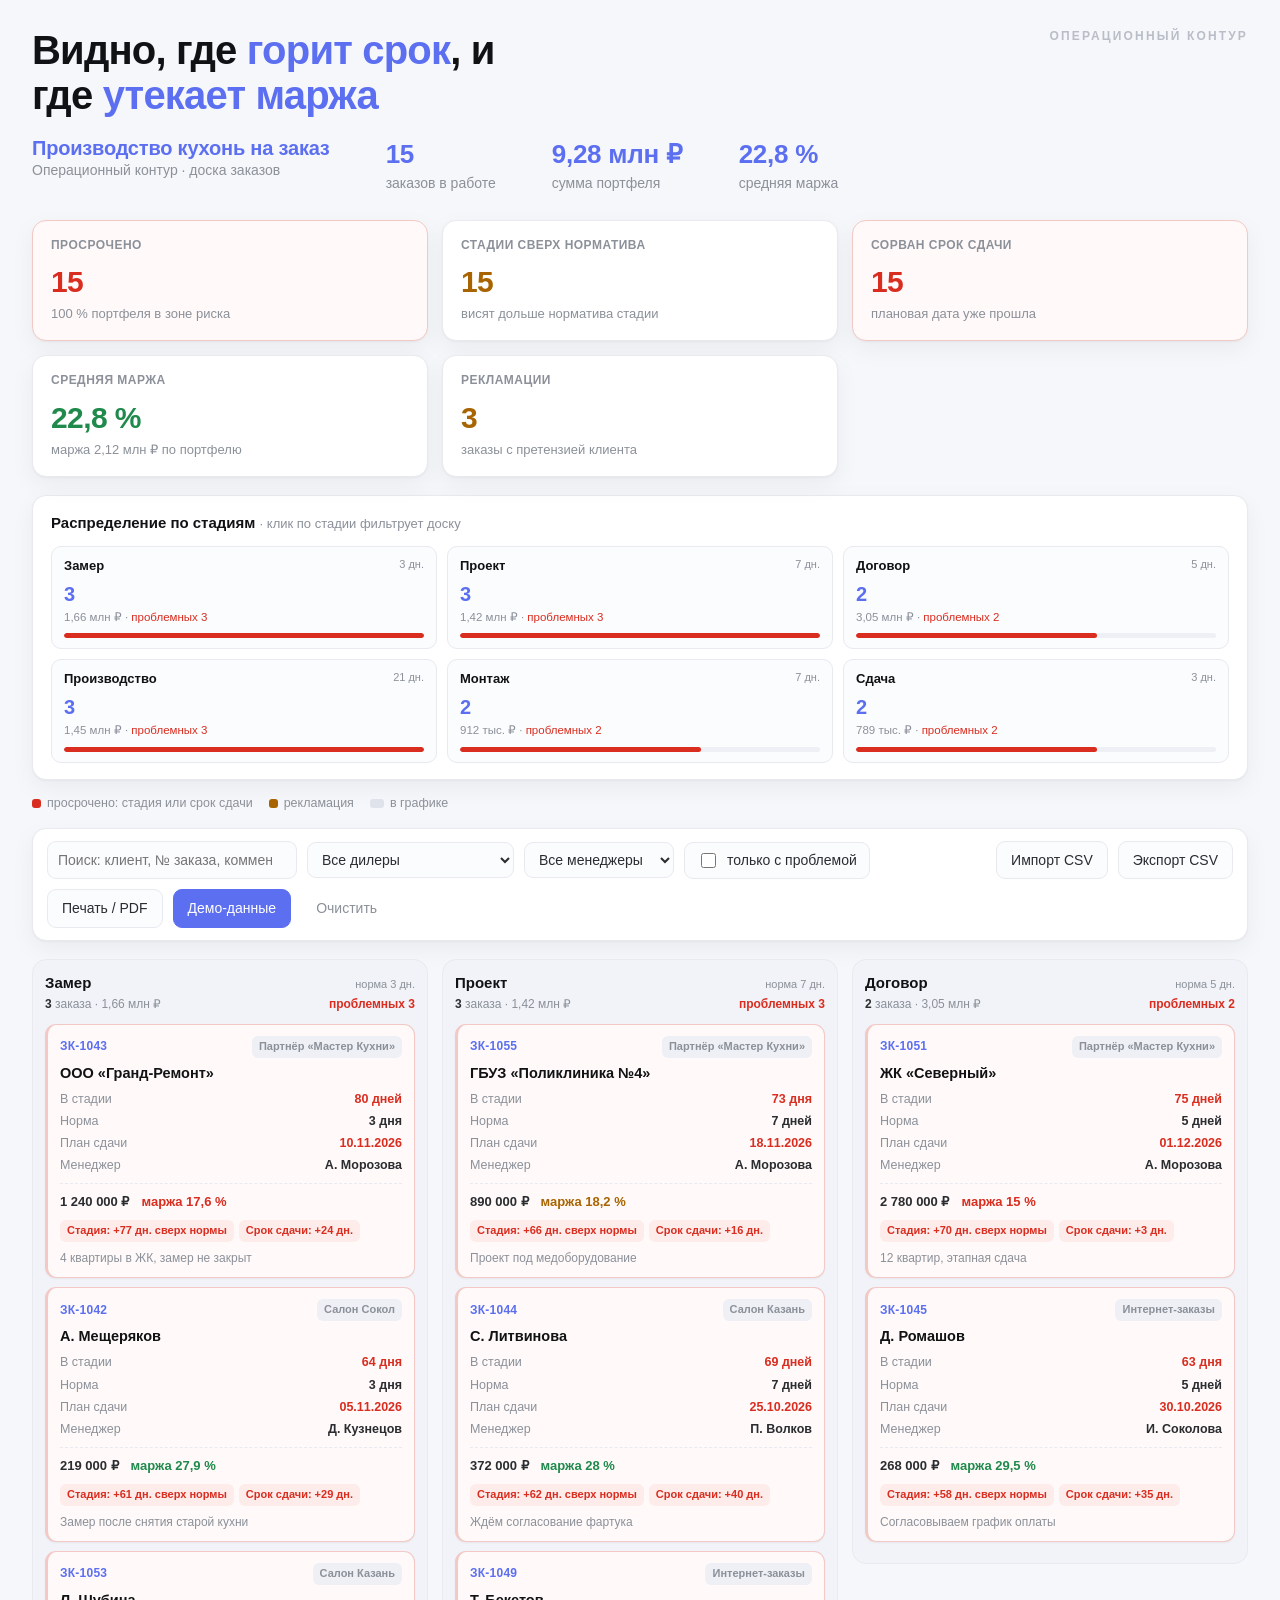
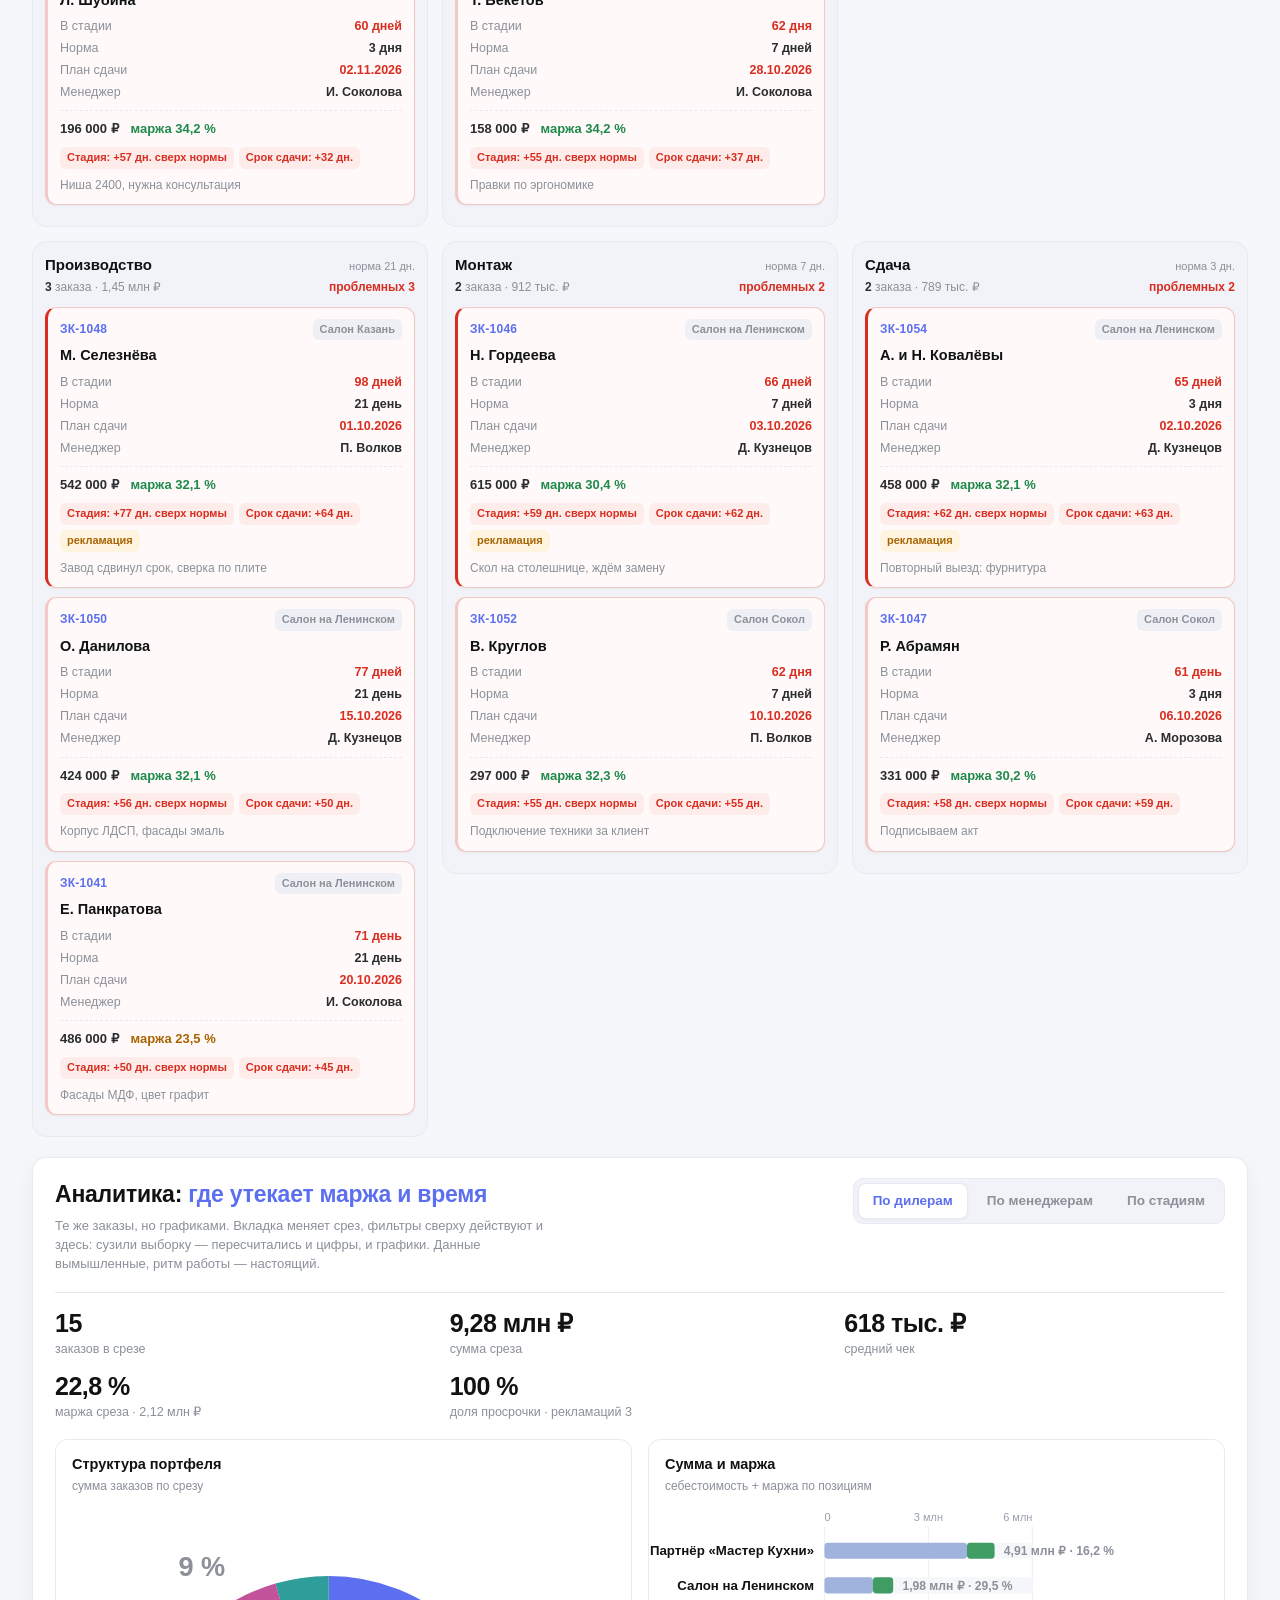
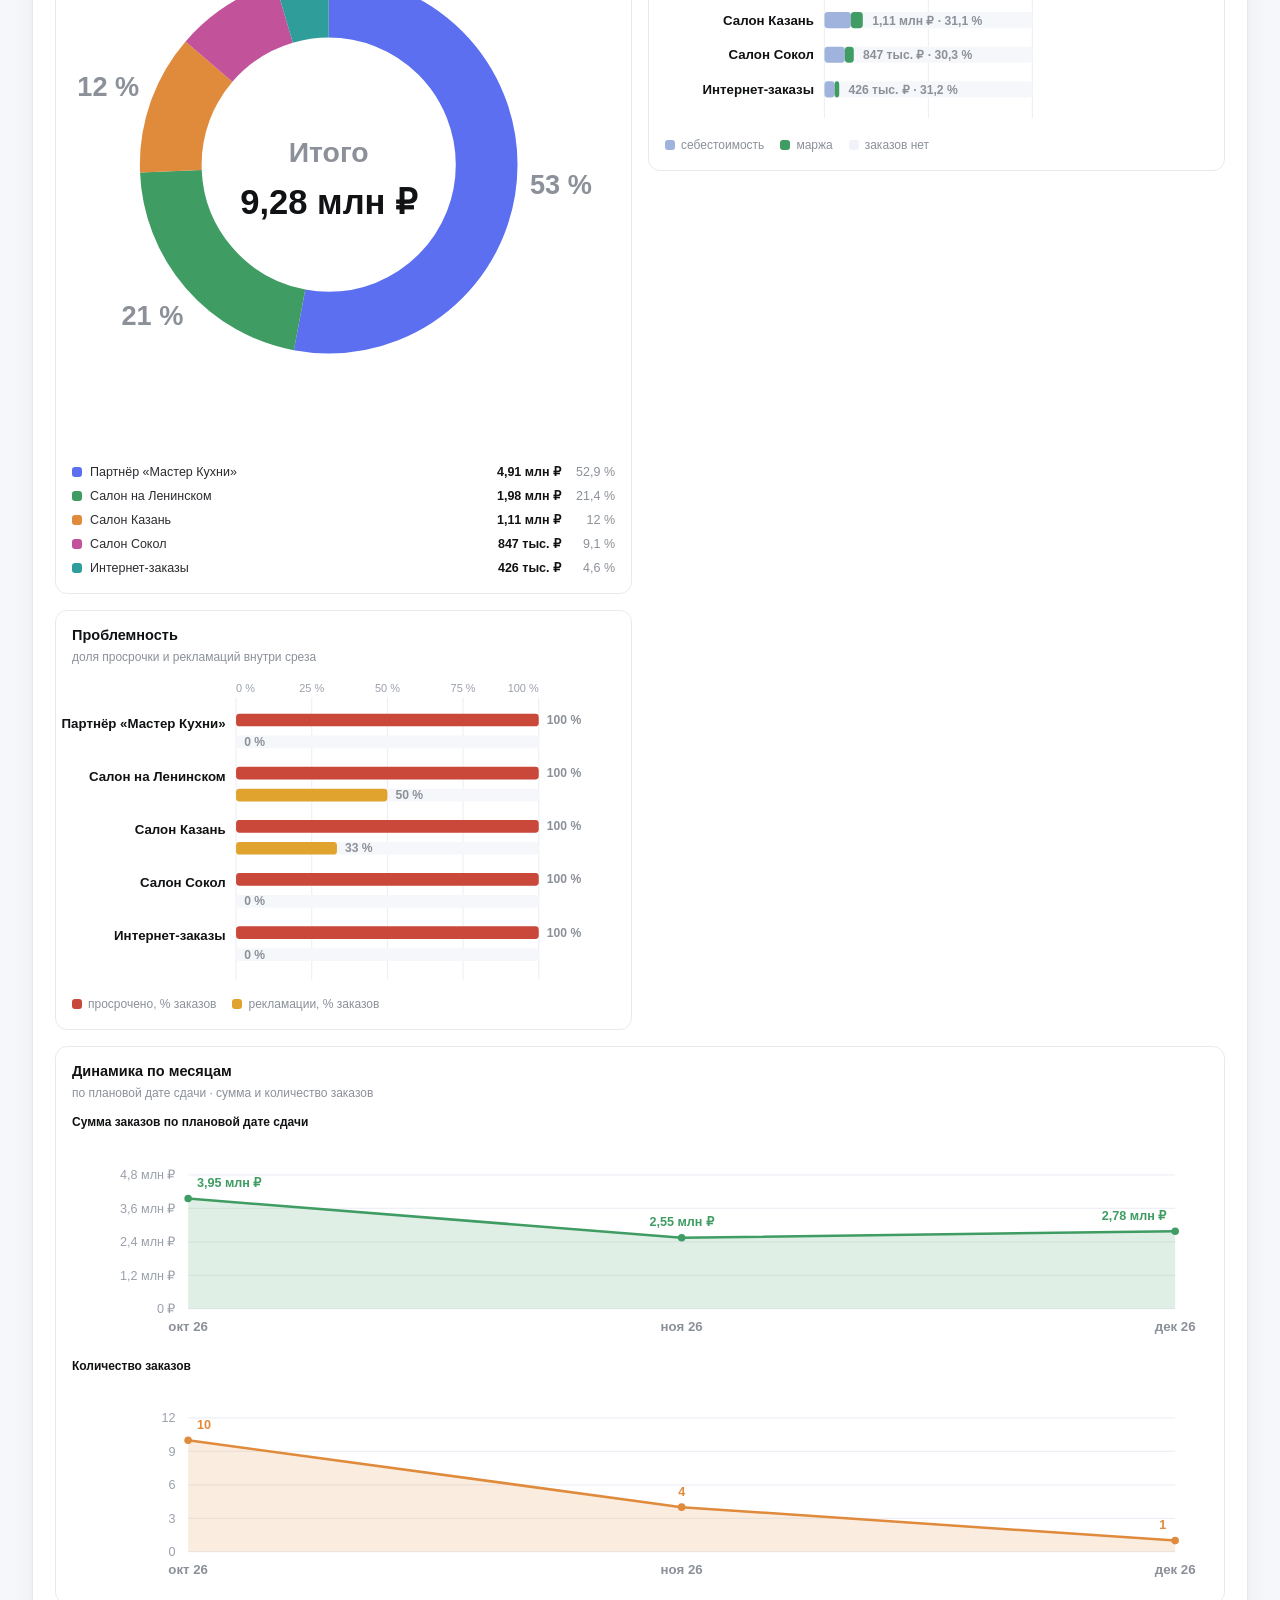
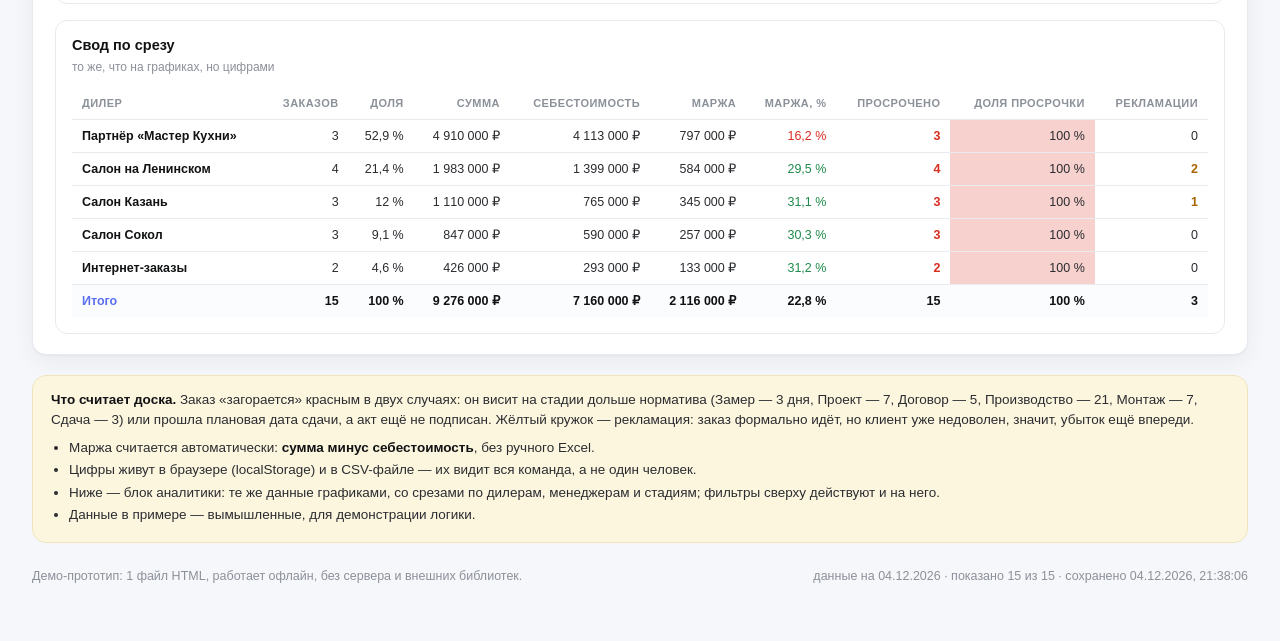
<file: Systematica/case_operational_director/tool/index.html>
<!DOCTYPE html>
<html lang="ru">
<head>
<meta charset="utf-8">
<meta name="viewport" content="width=device-width, initial-scale=1">
<title>Доска заказов · контроль сроков и маржи</title>
<style>
:root{
  --ink:#111214;
  --body:#2a2c30;
  --muted:#8b9099;
  --accent:#5b6ff0;
  --accent-soft:#8b98f5;
  --chip-bg:#eef1fb;
  --chip-ink:#2f6fd0;
  --cream:#fdf6df;
  --line:#e8eaf0;
  --card:#ffffff;
  --bg:#f6f7fa;
  --red:#d92d20;
  --red-bg:#fdecea;
  --amber:#a86400;
  --amber-bg:#fff4e0;
  --green:#1f8a4c;
  --green-bg:#e9f7ee;
  --radius:14px;
  --shadow:0 1px 2px rgba(17,18,20,.04), 0 8px 24px rgba(17,18,20,.05);
}
*{box-sizing:border-box}
html,body{margin:0}
body{
  background:var(--bg);
  color:var(--body);
  font-family:'Inter','Manrope','Golos Text',-apple-system,BlinkMacSystemFont,'Helvetica Neue',Arial,sans-serif;
  font-size:15px;
  line-height:1.45;
  -webkit-font-smoothing:antialiased;
}
.wrap{max-width:1780px;margin:0 auto;padding:28px 32px 56px}
.hl{color:var(--accent)}

/* ---------- header ---------- */
.top{display:flex;justify-content:space-between;align-items:flex-start;gap:24px;margin-bottom:22px}
.mark{color:#b9bdc7;font-size:12px;letter-spacing:.18em;text-transform:uppercase;font-weight:600;white-space:nowrap}
h1{
  margin:0 0 14px;
  font-size:40px;
  line-height:1.12;
  font-weight:800;
  letter-spacing:-.02em;
  color:var(--ink);
  max-width:22ch;
}
.facts{display:flex;gap:56px;flex-wrap:wrap;margin:18px 0 0}
.fact b{display:block;font-size:26px;font-weight:700;color:var(--accent);letter-spacing:-.01em}
.fact span{display:block;font-size:14px;color:var(--muted)}
.fact-h{font-size:20px!important;font-weight:700;color:var(--accent)!important;line-height:1.2}
.fact-hs{font-size:14px;color:var(--body)}

/* ---------- kpi ---------- */
.kpis{display:grid;grid-template-columns:repeat(5,1fr);gap:14px;margin:26px 0 18px}
.kpi{background:var(--card);border:1px solid var(--line);border-radius:var(--radius);padding:16px 18px;box-shadow:var(--shadow)}
.kpi .lbl{font-size:12px;letter-spacing:.04em;text-transform:uppercase;color:var(--muted);font-weight:600}
.kpi .val{font-size:30px;font-weight:800;letter-spacing:-.02em;margin-top:6px;color:var(--ink)}
.kpi .sub{font-size:13px;color:var(--muted);margin-top:2px}
.kpi.bad{border-color:#f3c9c5;background:#fffaf9}
.kpi.bad .val{color:var(--red)}
.kpi.warn .val{color:var(--amber)}
.kpi.good .val{color:var(--green)}

/* ---------- stage bar ---------- */
.stages{background:var(--card);border:1px solid var(--line);border-radius:var(--radius);padding:16px 18px;box-shadow:var(--shadow);margin-bottom:14px}
.stages h2{margin:0 0 12px;font-size:15px;font-weight:700;color:var(--ink)}
.stages h2 small{font-weight:500;color:var(--muted);font-size:13px}
.sbar{display:grid;grid-template-columns:repeat(6,1fr);gap:10px}
.schip{border:1px solid var(--line);border-radius:10px;padding:10px 12px;cursor:pointer;background:#fbfcfe;transition:.12s}
.schip:hover{border-color:var(--accent-soft);background:var(--chip-bg)}
.schip.active{border-color:var(--accent);background:var(--chip-bg);box-shadow:0 0 0 2px rgba(91,111,240,.15)}
.schip .nm{font-size:13px;font-weight:600;color:var(--ink);display:flex;justify-content:space-between;gap:6px}
.schip .nm i{font-style:normal;color:var(--muted);font-weight:500;font-size:11px}
.schip .cnt{font-size:20px;font-weight:800;color:var(--accent);margin-top:4px}
.schip .sum{font-size:11.5px;color:var(--muted)}
.track{height:5px;border-radius:3px;background:#eef0f5;margin-top:8px;overflow:hidden}
.track i{display:block;height:100%;background:var(--accent);border-radius:3px}
.track i.hot{background:var(--red)}

/* ---------- toolbar ---------- */
.bar{display:flex;flex-wrap:wrap;gap:10px;align-items:center;background:var(--card);border:1px solid var(--line);border-radius:var(--radius);padding:12px 14px;box-shadow:var(--shadow);margin-bottom:18px}
.bar input[type=search],.bar select{font:inherit;font-size:14px;color:var(--body);border:1px solid var(--line);border-radius:9px;padding:8px 10px;background:#fbfcfe;min-width:150px}
.bar input[type=search]{min-width:250px}
.bar input:focus,.bar select:focus{outline:none;border-color:var(--accent-soft);background:#fff}
.switch{display:flex;align-items:center;gap:8px;font-size:14px;color:var(--body);cursor:pointer;user-select:none;padding:7px 12px;border:1px solid var(--line);border-radius:9px;background:#fbfcfe}
.switch input{accent-color:var(--red);width:15px;height:15px}
.spacer{flex:1}
.btn{font:inherit;font-size:14px;font-weight:500;border:1px solid var(--line);background:#fbfcfe;color:var(--body);border-radius:9px;padding:8px 14px;cursor:pointer;transition:.12s}
.btn:hover{border-color:var(--accent-soft);color:var(--accent)}
.btn.primary{background:var(--accent);border-color:var(--accent);color:#fff}
.btn.primary:hover{background:#4a5ee5;color:#fff}
.btn.ghost{background:transparent;border-color:transparent;color:var(--muted)}
.btn.ghost:hover{color:var(--red)}
/* ---------- board ---------- */
.board{display:grid;grid-template-columns:repeat(6,minmax(0,1fr));gap:14px;align-items:start}
.col{background:#f1f3f8;border:1px solid var(--line);border-radius:var(--radius);padding:12px;min-height:120px}
.col.dim{opacity:.45}
.col-head{display:flex;align-items:baseline;justify-content:space-between;gap:8px}
.col-head .nm{font-size:15px;font-weight:700;color:var(--ink)}
.col-head .sla{font-size:11px;color:var(--muted);font-weight:500}
.col-meta{font-size:12px;color:var(--muted);margin:3px 0 10px;display:flex;justify-content:space-between;gap:8px}
.col-meta b{color:var(--body);font-weight:600}
.col-meta .hot{color:var(--red);font-weight:600}

.card{background:var(--card);border:1px solid var(--line);border-left:3px solid #dfe3ec;border-radius:11px;padding:11px 12px;margin-bottom:9px;box-shadow:0 1px 2px rgba(17,18,20,.05)}
.card.last{border-left-color:var(--accent-soft)}
.card.hot{border-left-color:var(--red);background:#fffaf9;border-color:#f3c9c5}
.card.complaint{border-left-color:var(--amber)}
.card.hot.complaint{border-left-color:var(--red)}
.c-top{display:flex;align-items:center;justify-content:space-between;gap:8px;margin-bottom:6px}
.c-id{font-size:12px;font-weight:700;color:var(--accent);letter-spacing:.02em}
.c-client{font-size:14.5px;font-weight:700;color:var(--ink);line-height:1.25}
.c-rows{margin-top:8px;display:grid;gap:4px;font-size:12.5px;color:var(--body)}
.c-rows div{display:flex;justify-content:space-between;gap:10px}
.c-rows span{color:var(--muted)}
.c-money{display:flex;gap:12px;margin-top:9px;padding-top:9px;border-top:1px dashed var(--line);font-size:13px}
.c-money b{font-weight:700}
.m-good{color:var(--green)}
.m-mid{color:var(--amber)}
.m-bad{color:var(--red)}
.c-note{margin-top:8px;font-size:12px;color:var(--muted);line-height:1.35}
.badges{display:flex;flex-wrap:wrap;gap:5px;margin-top:8px}
.b{font-size:11px;font-weight:600;border-radius:6px;padding:3px 7px;white-space:nowrap}
.b.red{background:var(--red-bg);color:var(--red)}
.b.amber{background:var(--amber-bg);color:var(--amber)}
.b.blue{background:var(--chip-bg);color:var(--chip-ink)}
.b.grey{background:#eef0f5;color:var(--muted)}
.empty{color:var(--muted);font-size:12.5px;padding:14px 4px;text-align:center;border:1px dashed var(--line);border-radius:10px}
/* ---------- legend / footer ---------- */
.legend{display:flex;flex-wrap:wrap;gap:16px;align-items:center;margin:0 0 16px;font-size:12.5px;color:var(--muted)}
.legend .dot{display:inline-block;width:9px;height:9px;border-radius:3px;margin-right:6px;vertical-align:-1px}
.legend .dot.r{background:var(--red)}
.legend .dot.a{background:var(--amber)}
.legend .dot.b{background:#dfe3ec}
.note{background:var(--cream);border:1px solid #f0e4bf;border-radius:var(--radius);padding:14px 18px;font-size:13.5px;color:var(--body);margin-top:20px}
.note b{color:var(--ink)}
.note ul{margin:8px 0 0;padding-left:18px}
.note li{margin:3px 0}
.foot{margin-top:24px;font-size:12.5px;color:var(--muted);display:flex;justify-content:space-between;gap:16px;flex-wrap:wrap}

.toast{position:fixed;right:24px;bottom:24px;background:var(--ink);color:#fff;font-size:13.5px;padding:11px 16px;border-radius:10px;opacity:0;transform:translateY(8px);transition:.18s;pointer-events:none;z-index:9}
.toast.show{opacity:1;transform:none}

/* ---------- BI: аналитика ---------- */
.bi{background:var(--card);border:1px solid var(--line);border-radius:var(--radius);padding:20px 22px;box-shadow:var(--shadow);margin-top:20px}
.bi-head{display:flex;justify-content:space-between;align-items:flex-start;gap:22px;flex-wrap:wrap}
.bi-head h2{margin:0;font-size:23px;font-weight:800;color:var(--ink);letter-spacing:-.01em}
.bi-head p{margin:6px 0 0;font-size:13px;color:var(--muted);max-width:72ch}
.tabs{display:flex;gap:4px;background:#f1f3f8;border:1px solid var(--line);border-radius:10px;padding:4px}
.tab{font:inherit;font-size:13.5px;font-weight:600;color:var(--muted);border:1px solid transparent;background:transparent;border-radius:8px;padding:7px 14px;cursor:pointer;transition:.12s}
.tab:hover{color:var(--accent)}
.tab.on{background:#fff;color:var(--accent);border-color:var(--line);box-shadow:0 1px 3px rgba(17,18,20,.06)}
.bi-kpis{display:grid;grid-template-columns:repeat(5,1fr);gap:14px;margin:18px 0;padding-top:16px;border-top:1px solid var(--line)}
.bi-kpi b{display:block;font-size:25px;font-weight:800;color:var(--ink);letter-spacing:-.02em;line-height:1.12}
.bi-kpi span{display:block;font-size:12.5px;color:var(--muted);margin-top:3px}
.bi-grid{display:grid;grid-template-columns:repeat(3,minmax(0,1fr));gap:16px;align-items:start}
.panel{border:1px solid var(--line);border-radius:12px;padding:14px 16px 16px;background:#fff}
.panel.full{grid-column:1/-1}
.panel h3{margin:0;font-size:14.5px;font-weight:700;color:var(--ink)}
.panel h3 small{display:block;font-weight:500;color:var(--muted);font-size:12px;margin-top:3px}
.chart{margin-top:12px}
.chart svg{display:block;width:100%;height:auto;overflow:visible}
.chart svg + svg{margin-top:8px}
.chart text{font-family:inherit}
.lg-list{margin-top:12px;display:grid;gap:6px}
.lg-row{display:grid;grid-template-columns:10px 1fr auto auto;gap:8px;align-items:baseline;font-size:12.5px}
.lg-row i{width:10px;height:10px;border-radius:3px;align-self:center}
.lg-row .nm{color:var(--body);overflow:hidden;text-overflow:ellipsis;white-space:nowrap}
.lg-row .vv{color:var(--ink);font-weight:600}
.lg-row .pp{color:var(--muted);min-width:46px;text-align:right}
.legend2{display:flex;flex-wrap:wrap;gap:16px;margin-top:12px;font-size:12px;color:var(--muted)}
.legend2 i{display:inline-block;width:10px;height:10px;border-radius:3px;margin-right:6px;vertical-align:-1px}
.cap{margin-top:14px;font-size:12px;font-weight:600;color:var(--ink)}
.cap:first-child{margin-top:6px}
.bi-table{width:100%;border-collapse:collapse;font-size:12.5px;margin-top:12px}
.bi-table th,.bi-table td{padding:7px 10px;border-bottom:1px solid var(--line);text-align:right;white-space:nowrap}
.bi-table th{font-size:11px;text-transform:uppercase;letter-spacing:.04em;color:var(--muted);font-weight:600}
.bi-table td:first-child,.bi-table th:first-child{text-align:left}
.bi-table td.nm{color:var(--ink);font-weight:600}
.bi-table tr.tot td{border-top:1px solid var(--line);border-bottom:0;font-weight:700;color:var(--ink);background:#fbfcfe}
.bi-table tr.tot td.nm{color:var(--accent)}

@media (max-width:1400px){
  .board{grid-template-columns:repeat(3,minmax(0,1fr))}
  .kpis,.bi-kpis{grid-template-columns:repeat(3,1fr)}
  .sbar{grid-template-columns:repeat(3,1fr)}
  .bi-grid{grid-template-columns:repeat(2,minmax(0,1fr))}
}
@media (max-width:820px){
  .wrap{padding:20px 16px 40px}
  .board,.kpis,.sbar,.bi-kpis,.bi-grid{grid-template-columns:1fr}
  h1{font-size:29px}
  .facts{gap:26px}
}

@page{size:A3 landscape;margin:10mm}
@media print{
  body{background:#fff}
  .bar,.btn,.switch,.tabs{display:none!important}
  .board{grid-template-columns:repeat(6,minmax(0,1fr))}
  .card{break-inside:avoid}
  .bi{box-shadow:none;break-inside:auto}
  .bi-grid{grid-template-columns:repeat(3,minmax(0,1fr))}
  .panel{break-inside:avoid}
}
</style>
</head>
<body>
<div class="wrap">
  <div class="top">
    <div>
      <h1>Видно, где <span class="hl">горит срок</span>, и где <span class="hl">утекает маржа</span></h1>
      <div class="facts">
        <div class="fact">
          <b class="fact-h">Производство кухонь на заказ</b>
          <span class="fact-hs">Операционный контур · доска заказов</span>
        </div>
        <div class="fact"><b id="f-orders">—</b><span>заказов в работе</span></div>
        <div class="fact"><b id="f-money">—</b><span>сумма портфеля</span></div>
        <div class="fact"><b id="f-margin">—</b><span>средняя маржа</span></div>
      </div>
    </div>
    <div class="mark">операционный контур</div>
  </div>

  <div class="kpis">
    <div class="kpi bad">
      <div class="lbl">Просрочено</div>
      <div class="val" id="k-hot">—</div>
      <div class="sub" id="k-hot-sub">—</div>
    </div>
    <div class="kpi warn">
      <div class="lbl">Стадии сверх норматива</div>
      <div class="val" id="k-breach">—</div>
      <div class="sub">висят дольше норматива стадии</div>
    </div>
    <div class="kpi bad">
      <div class="lbl">Сорван срок сдачи</div>
      <div class="val" id="k-plan">—</div>
      <div class="sub">плановая дата уже прошла</div>
    </div>
    <div class="kpi good">
      <div class="lbl">Средняя маржа</div>
      <div class="val" id="k-margin">—</div>
      <div class="sub" id="k-margin-sub">—</div>
    </div>
    <div class="kpi warn">
      <div class="lbl">Рекламации</div>
      <div class="val" id="k-complaints">—</div>
      <div class="sub">заказы с претензией клиента</div>
    </div>
  </div>

  <section class="stages">
    <h2>Распределение по стадиям <small>· клик по стадии фильтрует доску</small></h2>
    <div class="sbar" id="sbar"></div>
  </section>

  <div class="legend">
    <span><i class="dot r"></i>просрочено: стадия или срок сдачи</span>
    <span><i class="dot a"></i>рекламация</span>
    <span><i class="dot b"></i>в графике</span>
  </div>

  <div class="bar">
    <input type="search" id="q" placeholder="Поиск: клиент, № заказа, комментарий">
    <select id="f-dealer"><option value="">Все дилеры</option></select>
    <select id="f-manager"><option value="">Все менеджеры</option></select>
    <label class="switch"><input type="checkbox" id="f-hot"> только с проблемой</label>
    <div class="spacer"></div>
    <button class="btn" id="b-import" type="button">Импорт CSV</button>
    <input type="file" id="file" accept=".csv,text/csv" hidden>
    <button class="btn" id="b-export" type="button">Экспорт CSV</button>
    <button class="btn" id="b-print" type="button">Печать / PDF</button>
    <button class="btn primary" id="b-demo" type="button">Демо-данные</button>
    <button class="btn ghost" id="b-clear" type="button">Очистить</button>
  </div>

  <div class="board" id="board"></div>

  <section class="bi" id="bi">
    <div class="bi-head">
      <div>
        <h2>Аналитика: <span class="hl">где утекает маржа и время</span></h2>
        <p>Те же заказы, но графиками. Вкладка меняет срез, фильтры сверху действуют и здесь:
          сузили выборку — пересчитались и цифры, и графики. Данные вымышленные, ритм работы — настоящий.</p>
      </div>
      <div class="tabs" id="bi-tabs"></div>
    </div>
    <div class="bi-kpis" id="bi-kpis"></div>
    <div class="bi-grid">
      <div class="panel">
        <h3>Структура портфеля<small>сумма заказов по срезу</small></h3>
        <div class="chart" id="ch-structure"></div>
      </div>
      <div class="panel">
        <h3>Сумма и маржа<small>себестоимость + маржа по позициям</small></h3>
        <div class="chart" id="ch-money"></div>
        <div class="legend2">
          <span><i style="background:#9fb3dd"></i>себестоимость</span>
          <span><i style="background:#3f9c63"></i>маржа</span>
          <span><i style="background:#f1f3f8"></i>заказов нет</span>
        </div>
      </div>
      <div class="panel">
        <h3>Проблемность<small>доля просрочки и рекламаций внутри среза</small></h3>
        <div class="chart" id="ch-risk"></div>
        <div class="legend2">
          <span><i style="background:#c9483a"></i>просрочено, % заказов</span>
          <span><i style="background:#dfa32e"></i>рекламации, % заказов</span>
        </div>
      </div>
      <div class="panel full">
        <h3>Динамика по месяцам<small>по плановой дате сдачи · сумма и количество заказов</small></h3>
        <div class="chart" id="ch-trend"></div>
      </div>
      <div class="panel full">
        <h3>Свод по срезу<small>то же, что на графиках, но цифрами</small></h3>
        <div id="bi-table"></div>
      </div>
    </div>
  </section>

  <div class="note">
    <b>Что считает доска.</b> Заказ «загорается» красным в двух случаях: он висит на стадии
    дольше норматива (Замер — 3 дня, Проект — 7, Договор — 5, Производство — 21, Монтаж — 7,
    Сдача — 3) или прошла плановая дата сдачи, а акт ещё не подписан. Жёлтый кружок — рекламация:
    заказ формально идёт, но клиент уже недоволен, значит, убыток ещё впереди.
    <ul>
      <li>Маржа считается автоматически: <b>сумма минус себестоимость</b>, без ручного Excel.</li>
      <li>Цифры живут в браузере (localStorage) и в CSV-файле — их видит вся команда, а не один человек.</li>
      <li>Ниже — блок аналитики: те же данные графиками, со срезами по дилерам, менеджерам и стадиям; фильтры сверху действуют и на него.</li>
      <li>Данные в примере — вымышленные, для демонстрации логики.</li>
    </ul>
  </div>

  <div class="foot">
    <span>Демо-прототип: 1 файл HTML, работает офлайн, без сервера и внешних библиотек.</span>
    <span id="foot-stamp">—</span>
  </div>
</div>
<div class="toast" id="toast"></div>
<script>
(function () {
'use strict';

/* ---------- словарь стадий и нормативы ---------- */
var STAGES = ['Замер', 'Проект', 'Договор', 'Производство', 'Монтаж', 'Сдача'];
var SLA = { 'Замер': 3, 'Проект': 7, 'Договор': 5, 'Производство': 21, 'Монтаж': 7, 'Сдача': 3 };
var DEFAULT_SLA = 7;
var KEY = 'sys_orders_board_v1';

/* ---------- демо-данные (те же, что в sample_orders.csv) ---------- */
var DEMO_CSV = [
'№;Клиент;Дилер;Менеджер;Стадия;Сумма;Себестоимость;В стадии с;План сдачи;Рекламация;Комментарий',
'ЗК-1041;Е. Панкратова;Салон на Ленинском;И. Соколова;Производство;486000;372000;2026-09-24;2026-10-20;нет;Фасады МДФ, цвет графит',
'ЗК-1042;А. Мещеряков;Салон Сокол;Д. Кузнецов;Замер;219000;158000;2026-10-01;2026-11-05;нет;Замер после снятия старой кухни',
'ЗК-1043;ООО «Гранд-Ремонт»;Партнёр «Мастер Кухни»;А. Морозова;Замер;1240000;1022000;2026-09-15;2026-11-10;нет;4 квартиры в ЖК, замер не закрыт',
'ЗК-1044;С. Литвинова;Салон Казань;П. Волков;Проект;372000;268000;2026-09-26;2026-10-25;нет;Ждём согласование фартука',
'ЗК-1045;Д. Ромашов;Интернет-заказы;И. Соколова;Договор;268000;189000;2026-10-02;2026-10-30;нет;Согласовываем график оплаты',
'ЗК-1046;Н. Гордеева;Салон на Ленинском;Д. Кузнецов;Монтаж;615000;428000;2026-09-29;2026-10-03;да;Скол на столешнице, ждём замену',
'ЗК-1047;Р. Абрамян;Салон Сокол;А. Морозова;Сдача;331000;231000;2026-10-04;2026-10-06;нет;Подписываем акт',
'ЗК-1048;М. Селезнёва;Салон Казань;П. Волков;Производство;542000;368000;2026-08-28;2026-10-01;да;Завод сдвинул срок, сверка по плите',
'ЗК-1049;Т. Бекетов;Интернет-заказы;И. Соколова;Проект;158000;104000;2026-10-03;2026-10-28;нет;Правки по эргономике',
'ЗК-1050;О. Данилова;Салон на Ленинском;Д. Кузнецов;Производство;424000;288000;2026-09-18;2026-10-15;нет;Корпус ЛДСП, фасады эмаль',
'ЗК-1051;ЖК «Северный»;Партнёр «Мастер Кухни»;А. Морозова;Договор;2780000;2363000;2026-09-20;2026-12-01;нет;12 квартир, этапная сдача',
'ЗК-1052;В. Круглов;Салон Сокол;П. Волков;Монтаж;297000;201000;2026-10-03;2026-10-10;нет;Подключение техники за клиент',
'ЗК-1053;Л. Шубина;Салон Казань;И. Соколова;Замер;196000;129000;2026-10-05;2026-11-02;нет;Ниша 2400, нужна консультация',
'ЗК-1054;А. и Н. Ковалёвы;Салон на Ленинском;Д. Кузнецов;Сдача;458000;311000;2026-09-30;2026-10-02;да;Повторный выезд: фурнитура',
'ЗК-1055;ГБУЗ «Поликлиника №4»;Партнёр «Мастер Кухни»;А. Морозова;Проект;890000;728000;2026-09-22;2026-11-18;нет;Проект под медоборудование'
].join('\n');

/* ---------- заголовки CSV ---------- */
var HEAD = {
  id: ['id', 'номер', 'номерзаказа', 'заказ', 'заказа', 'no', 'nn'],
  client: ['клиент'],
  dealer: ['дилер', 'салон'],
  manager: ['менеджер'],
  stage: ['стадия', 'этап'],
  amount: ['сумма', 'стоимость'],
  cost: ['себестоимость', 'затраты', 'cost'],
  stageSince: ['встадиис', 'встадии', 'датастадии', 'stagesince'],
  planDate: ['плансдачи', 'плановаядата', 'пландата', 'план'],
  complaint: ['рекламация', 'претензия'],
  comment: ['комментарий', 'примечание', 'коммент']
};
var HEAD_LOOKUP = (function () {
  var m = {};
  Object.keys(HEAD).forEach(function (f) {
    HEAD[f].forEach(function (a) { m[normHeader(a)] = f; });
  });
  return m;
})();

/* ---------- утилиты ---------- */
function normHeader(h) {
  return String(h == null ? '' : h).toLowerCase().replace(/ё/g, 'е')
    .replace(/[№#]/g, 'номер').replace(/[^a-zа-я0-9]/g, '');
}
function pad2(n) { return n < 10 ? '0' + n : '' + n; }
function todayISO() {
  var d = new Date();
  return d.getFullYear() + '-' + pad2(d.getMonth() + 1) + '-' + pad2(d.getDate());
}
function parseDate(s) {
  s = String(s == null ? '' : s).trim();
  var m = s.match(/^(\d{4})-(\d{1,2})-(\d{1,2})/);
  if (m) { return m[1] + '-' + pad2(+m[2]) + '-' + pad2(+m[3]); }
  m = s.match(/^(\d{1,2})[.\/](\d{1,2})[.\/](\d{2,4})/);
  if (m) {
    var y = +m[3] < 100 ? 2000 + +m[3] : +m[3];
    return y + '-' + pad2(+m[2]) + '-' + pad2(+m[1]);
  }
  return '';
}
function isoToDate(iso) { return new Date(iso + 'T00:00:00'); }
function daysBetween(aISO, bISO) {
  return Math.round((isoToDate(bISO) - isoToDate(aISO)) / 86400000);
}
function num(v) {
  if (typeof v === 'number') { return v; }
  var s = String(v == null ? '' : v).replace(/\s|\u00a0/g, '').replace(/[₽р]/gi, '');
  if (s.indexOf(',') > -1 && s.indexOf('.') > -1) { s = s.replace(/\./g, '').replace(',', '.'); }
  else { s = s.replace(',', '.'); }
  var n = parseFloat(s);
  return isFinite(n) ? n : 0;
}
function isYes(v) {
  var s = String(v == null ? '' : v).trim().toLowerCase();
  return s === 'да' || s === 'yes' || s === 'true' || s === '1' || s === 'y' || s === 'д';
}
function fmtMoney(n) {
  return Math.round(n).toLocaleString('ru-RU') + ' \u20bd';
}
function fmtShort(n) {
  if (Math.abs(n) >= 1e6) { return (n / 1e6).toLocaleString('ru-RU', { maximumFractionDigits: 2 }) + ' млн \u20bd'; }
  if (Math.abs(n) >= 1e3) { return (n / 1e3).toLocaleString('ru-RU', { maximumFractionDigits: 0 }) + ' тыс. \u20bd'; }
  return fmtMoney(n);
}
function esc(s) {
  return String(s == null ? '' : s).replace(/[&<>"']/g, function (c) {
    return { '&': '&amp;', '<': '&lt;', '>': '&gt;', '"': '&quot;', "'": '&#39;' }[c];
  });
}
function plural(n, one, few, many) {
  var m10 = n % 10, m100 = n % 100;
  if (m10 === 1 && m100 !== 11) { return one; }
  if (m10 >= 2 && m10 <= 4 && (m100 < 10 || m100 >= 20)) { return few; }
  return many;
}
/* ---------- CSV: чтение записи ---------- */
function splitCsvLine(line, d) {
  var out = [], cur = '', q = false, i, c;
  for (i = 0; i < line.length; i++) {
    c = line[i];
    if (q) {
      if (c === '"') {
        if (line[i + 1] === '"') { cur += '"'; i++; } else { q = false; }
      } else { cur += c; }
    } else if (c === '"') { q = true; }
    else if (c === d) { out.push(cur); cur = ''; }
    else { cur += c; }
  }
  out.push(cur);
  return out;
}
function detectDelimiter(line) {
  var sc = (line.match(/;/g) || []).length;
  var cc = (line.match(/,/g) || []).length;
  var tc = (line.match(/\t/g) || []).length;
  if (tc > sc && tc > cc) { return '\t'; }
  return sc >= cc ? ';' : ',';
}
function parseCSV(text) {
  text = String(text).replace(/^\uFEFF/, '');
  var lines = text.split(/\r?\n/).filter(function (l) { return l.trim() !== ''; });
  if (!lines.length) { return []; }
  var d = detectDelimiter(lines[0]);
  var map = splitCsvLine(lines[0], d).map(function (h) { return HEAD_LOOKUP[normHeader(h)] || null; });
  var out = [], i, j, f, v, o, cells;
  for (i = 1; i < lines.length; i++) {
    cells = splitCsvLine(lines[i], d);
    o = { id: '', client: '', dealer: '', manager: '', stage: '', amount: 0, cost: 0,
          stageSince: '', planDate: '', complaint: false, comment: '' };
    for (j = 0; j < map.length; j++) {
      f = map[j];
      if (!f) { continue; }
      v = cells[j];
      if (v == null) { continue; }
      v = String(v).trim();
      if (f === 'amount' || f === 'cost') { o[f] = num(v); }
      else if (f === 'complaint') { o.complaint = isYes(v); }
      else if (f === 'stageSince' || f === 'planDate') { o[f] = parseDate(v); }
      else { o[f] = v; }
    }
    if (!o.id && !o.client) { continue; }
    if (!o.id) { o.id = 'Б/' + i; }
    if (!o.stage) { o.stage = STAGES[0]; }
    out.push(o);
  }
  return out;
}
function qcell(v) {
  v = String(v == null ? '' : v);
  return /[;"\n]/.test(v) ? '"' + v.replace(/"/g, '""') + '"' : v;
}
function serializeCSV(orders) {
  var head = ['№', 'Клиент', 'Дилер', 'Менеджер', 'Стадия', 'Сумма', 'Себестоимость',
              'В стадии с', 'План сдачи', 'Рекламация', 'Комментарий'];
  var rows = orders.map(function (o) {
    return [o.id, o.client, o.dealer, o.manager, o.stage, Math.round(o.amount), Math.round(o.cost),
            o.stageSince, o.planDate, o.complaint ? 'да' : 'нет', o.comment].map(qcell).join(';');
  });
  return head.join(';') + '\n' + rows.join('\n') + '\n';
}

/* ---------- состояние и хранилище ---------- */
var state = {
  orders: [], q: '', dealer: '', manager: '', onlyHot: false, stage: null, bi: 'dealer',
  today: todayISO(), savedAt: null, source: ''
};
function save() {
  try {
    state.savedAt = new Date().toISOString();
    localStorage.setItem(KEY, JSON.stringify({ savedAt: state.savedAt, orders: state.orders }));
  } catch (e) { /* приватный режим — просто работаем без сохранения */ }
}
function load() {
  try {
    var raw = localStorage.getItem(KEY);
    if (!raw) { return false; }
    var d = JSON.parse(raw);
    if (!d || !Array.isArray(d.orders) || !d.orders.length) { return false; }
    state.orders = d.orders;
    state.savedAt = d.savedAt || null;
    return true;
  } catch (e) { return false; }
}

/* ---------- расчёт модели ---------- */
function enrich(o) {
  var sla = SLA[o.stage] || DEFAULT_SLA;
  var inStage = o.stageSince ? Math.max(0, daysBetween(o.stageSince, state.today)) : null;
  var planLate = o.planDate ? (o.planDate < state.today) : false;
  var margin = o.amount - o.cost;
  return {
    raw: o,
    sla: sla,
    inStage: inStage,
    stageBreach: inStage != null && inStage > sla,
    planLate: planLate,
    planLateDays: planLate ? daysBetween(o.planDate, state.today) : 0,
    margin: margin,
    marginPct: o.amount > 0 ? margin / o.amount * 100 : 0,
    overdue: (inStage != null && inStage > sla) || planLate
  };
}
function stagesInUse() {
  var list = STAGES.slice();
  state.orders.forEach(function (o) {
    if (o.stage && list.indexOf(o.stage) === -1) { list.push(o.stage); }
  });
  return list;
}
function visibleRows() {
  var q = state.q.trim().toLowerCase();
  return state.orders.map(enrich).filter(function (r) {
    var o = r.raw;
    if (state.stage && o.stage !== state.stage) { return false; }
    if (state.dealer && o.dealer !== state.dealer) { return false; }
    if (state.manager && o.manager !== state.manager) { return false; }
    if (state.onlyHot && !(r.overdue || o.complaint)) { return false; }
    if (q) {
      var hay = [o.id, o.client, o.dealer, o.manager, o.comment, o.stage].join(' ').toLowerCase();
      if (hay.indexOf(q) === -1) { return false; }
    }
    return true;
  });
}
function totals(rows) {
  var t = { n: rows.length, hot: 0, breach: 0, plan: 0, complaints: 0,
            amount: 0, margin: 0, byStage: {} };
  stagesInUse().forEach(function (s) { t.byStage[s] = { n: 0, hot: 0, amount: 0 }; });
  rows.forEach(function (r) {
    t.amount += r.raw.amount;
    t.margin += r.margin;
    if (r.overdue) { t.hot++; }
    if (r.stageBreach) { t.breach++; }
    if (r.planLate) { t.plan++; }
    if (r.raw.complaint) { t.complaints++; }
    var b = t.byStage[r.raw.stage] || (t.byStage[r.raw.stage] = { n: 0, hot: 0, amount: 0 });
    b.n++;
    b.amount += r.raw.amount;
    if (r.overdue) { b.hot++; }
  });
  t.marginPct = t.amount > 0 ? t.margin / t.amount * 100 : 0;
  t.hotPct = t.n > 0 ? t.hot / t.n * 100 : 0;
  return t;
}
/* ---------- аналитика: срезы и динамика ---------- */
function groupKey(o, dim) {
  var v = dim === 'manager' ? o.manager : (dim === 'stage' ? o.stage : o.dealer);
  return v || '\u2014 не указан \u2014';
}
function groupBy(rows, dim) {
  var map = {}, order = [], total = 0;
  rows.forEach(function (r) {
    var k = groupKey(r.raw, dim);
    if (!map[k]) {
      map[k] = { key: k, n: 0, amount: 0, cost: 0, margin: 0, hot: 0, breach: 0, plan: 0, complaints: 0 };
      order.push(k);
    }
    var g = map[k];
    g.n++;
    g.amount += r.raw.amount;
    g.cost += r.raw.cost;
    g.margin += r.margin;
    if (r.overdue) { g.hot++; }
    if (r.stageBreach) { g.breach++; }
    if (r.planLate) { g.plan++; }
    if (r.raw.complaint) { g.complaints++; }
    total += r.raw.amount;
  });
  return order.map(function (k) {
    var g = map[k];
    g.marginPct = g.amount > 0 ? g.margin / g.amount * 100 : 0;
    g.hotPct = g.n > 0 ? g.hot / g.n * 100 : 0;
    g.complaintPct = g.n > 0 ? g.complaints / g.n * 100 : 0;
    g.avgCheck = g.n > 0 ? g.amount / g.n : 0;
    g.share = total > 0 ? g.amount / total * 100 : 0;
    return g;
  }).sort(function (a, b) { return b.amount - a.amount || (a.key < b.key ? -1 : 1); });
}
function monthKey(iso) { return iso ? String(iso).slice(0, 7) : ''; }
function trendByMonth(rows) {
  var map = {}, order = [];
  rows.forEach(function (r) {
    var k = monthKey(r.raw.planDate);
    if (!k) { return; }
    if (!map[k]) { map[k] = { month: k, n: 0, amount: 0, cost: 0, margin: 0, hot: 0, complaints: 0 }; order.push(k); }
    var g = map[k];
    g.n++;
    g.amount += r.raw.amount;
    g.cost += r.raw.cost;
    g.margin += r.margin;
    if (r.overdue) { g.hot++; }
    if (r.raw.complaint) { g.complaints++; }
  });
  return order.sort().map(function (k) {
    var g = map[k];
    g.avgCheck = g.n > 0 ? g.amount / g.n : 0;
    g.marginPct = g.amount > 0 ? g.margin / g.amount * 100 : 0;
    return g;
  });
}
function avgCheck(rows) {
  var t = totals(rows);
  return t.n > 0 ? t.amount / t.n : 0;
}
/* ---------- формат вывода ---------- */
function fmtPct(v) { return v.toLocaleString('ru-RU', { maximumFractionDigits: 1 }) + ' %'; }
var MONTHS_SHORT = ['янв', 'фев', 'мар', 'апр', 'май', 'июн', 'июл', 'авг', 'сен', 'окт', 'ноя', 'дек'];
function fmtMonth(k) {
  if (!k) { return '—'; }
  return MONTHS_SHORT[+k.slice(5, 7) - 1] + ' ' + k.slice(2, 4);
}
function fmtCount(n) { return n.toLocaleString('ru-RU'); }
function cut(s, max) { s = String(s == null ? '' : s); return s.length > max ? s.slice(0, max - 1) + '\u2026' : s; }
function fmtDate(iso) {
  if (!iso) { return '—'; }
  var p = iso.split('-');
  return p[2] + '.' + p[1] + '.' + p[0];
}
function moneyClass(pct) { return pct >= 25 ? 'm-good' : (pct >= 18 ? 'm-mid' : 'm-bad'); }
function pluralDays(n) { return n + ' ' + plural(n, 'день', 'дня', 'дней'); }
function toast(msg) {
  var el = document.getElementById('toast');
  el.textContent = msg;
  el.classList.add('show');
  setTimeout(function () { el.classList.remove('show'); }, 2600);
}

/* ---------- рендер ---------- */
function cardHtml(r) {
  var o = r.raw, cls = ['card'];
  if (o.stage === STAGES[STAGES.length - 1]) { cls.push('last'); }
  if (o.complaint) { cls.push('complaint'); }
  if (r.overdue) { cls.push('hot'); }

  var badges = [];
  if (r.stageBreach) {
    badges.push('<span class="b red">Стадия: +' + (r.inStage - r.sla) + ' дн. сверх нормы</span>');
  }
  if (r.planLate) {
    badges.push('<span class="b red">Срок сдачи: +' + r.planLateDays + ' дн.</span>');
  }
  if (!r.stageBreach && !r.planLate) {
    badges.push('<span class="b blue">в графике</span>');
  }
  if (o.complaint) { badges.push('<span class="b amber">рекламация</span>'); }

  var stageLine = r.inStage == null
    ? '—'
    : '<b class="' + (r.stageBreach ? 'm-bad' : '') + '">' + pluralDays(r.inStage) + '</b>';

  return '' +
    '<article class="' + cls.join(' ') + '">' +
      '<div class="c-top">' +
        '<span class="c-id">' + esc(o.id) + '</span>' +
        '<span class="b grey">' + esc(o.dealer) + '</span>' +
      '</div>' +
      '<div class="c-client">' + esc(o.client) + '</div>' +
      '<div class="c-rows">' +
        '<div><span>В стадии</span>' + stageLine + '</div>' +
        '<div><span>Норма</span><b>' + pluralDays(r.sla) + '</b></div>' +
        '<div><span>План сдачи</span><b class="' + (r.planLate ? 'm-bad' : '') + '">' + fmtDate(o.planDate) + '</b></div>' +
        '<div><span>Менеджер</span><b>' + esc(o.manager) + '</b></div>' +
      '</div>' +
      '<div class="c-money">' +
        '<b>' + fmtMoney(o.amount) + '</b>' +
        '<b class="' + moneyClass(r.marginPct) + '">маржа ' + fmtPct(r.marginPct) + '</b>' +
      '</div>' +
      '<div class="badges">' + badges.join('') + '</div>' +
      (o.comment ? '<div class="c-note">' + esc(o.comment) + '</div>' : '') +
    '</article>';
}
function renderFacts(t) {
  document.getElementById('f-orders').textContent = t.n;
  document.getElementById('f-money').textContent = fmtShort(t.amount);
  document.getElementById('f-margin').textContent = fmtPct(t.marginPct);
}

function renderKpis(t) {
  document.getElementById('k-hot').textContent = t.hot;
  document.getElementById('k-hot-sub').textContent = fmtPct(t.hotPct) + ' портфеля в зоне риска';
  document.getElementById('k-breach').textContent = t.breach;
  document.getElementById('k-plan').textContent = t.plan;
  document.getElementById('k-margin').textContent = fmtPct(t.marginPct);
  document.getElementById('k-margin-sub').textContent = 'маржа ' + fmtShort(t.margin) + ' по портфелю';
  document.getElementById('k-complaints').textContent = t.complaints;
}

function renderStageBar(rows) {
  var t = totals(rows);
  var maxN = 1;
  stagesInUse().forEach(function (s) { if (t.byStage[s].n > maxN) { maxN = t.byStage[s].n; } });
  document.getElementById('sbar').innerHTML = stagesInUse().map(function (s) {
    var b = t.byStage[s] || { n: 0, hot: 0, amount: 0 };
    var w = Math.round(b.n / maxN * 100);
    var active = state.stage === s ? ' active' : '';
    return '<div class="schip' + active + '" data-stage="' + esc(s) + '">' +
      '<div class="nm">' + esc(s) + '<i>' + (SLA[s] || DEFAULT_SLA) + ' дн.</i></div>' +
      '<div class="cnt">' + b.n + '</div>' +
      '<div class="sum">' + fmtShort(b.amount) +
        (b.hot ? ' · <span style="color:#d92d20">проблемных ' + b.hot + '</span>' : '') + '</div>' +
      '<div class="track"><i class="' + (b.hot ? 'hot' : '') + '" style="width:' + w + '%"></i></div>' +
    '</div>';
  }).join('');
}

function renderBoard(rows) {
  var scrollTop = window.scrollY;
  var byStage = {};
  rows.forEach(function (r) {
    (byStage[r.raw.stage] = byStage[r.raw.stage] || []).push(r);
  });
  document.getElementById('board').innerHTML = stagesInUse().map(function (s) {
    var list = (byStage[s] || []).slice().sort(function (a, b) {
      if (a.overdue !== b.overdue) { return a.overdue ? -1 : 1; }
      if (a.raw.complaint !== b.raw.complaint) { return a.raw.complaint ? -1 : 1; }
      return (b.inStage || 0) - (a.inStage || 0);
    });
    var sum = list.reduce(function (a, r) { return a + r.raw.amount; }, 0);
    var hot = list.filter(function (r) { return r.overdue; }).length;
    var dim = state.stage && state.stage !== s ? ' dim' : '';
    return '<section class="col' + dim + '">' +
      '<div class="col-head"><span class="nm">' + esc(s) + '</span>' +
        '<span class="sla">норма ' + (SLA[s] || DEFAULT_SLA) + ' дн.</span></div>' +
      '<div class="col-meta"><span><b>' + list.length + '</b> ' +
        plural(list.length, 'заказ', 'заказа', 'заказов') + ' · ' + fmtShort(sum) + '</span>' +
        (hot ? '<span class="hot">проблемных ' + hot + '</span>' : '') + '</div>' +
      (list.length ? list.map(cardHtml).join('') : '<div class="empty">заказов нет</div>') +
    '</section>';
  }).join('');
  window.scrollTo(0, scrollTop);
}
function renderFilters() {
  var dealers = [], managers = [];
  state.orders.forEach(function (o) {
    if (o.dealer && dealers.indexOf(o.dealer) === -1) { dealers.push(o.dealer); }
    if (o.manager && managers.indexOf(o.manager) === -1) { managers.push(o.manager); }
  });
  dealers.sort(); managers.sort();
  function opts(list, cur, all) {
    return ['<option value="">' + all + '</option>'].concat(list.map(function (v) {
      return '<option value="' + esc(v) + '"' + (v === cur ? ' selected' : '') + '>' + esc(v) + '</option>';
    })).join('');
  }
  document.getElementById('f-dealer').innerHTML = opts(dealers, state.dealer, 'Все дилеры');
  document.getElementById('f-manager').innerHTML = opts(managers, state.manager, 'Все менеджеры');
}

/* ---------- BI: графики (чистый SVG, без библиотек) ---------- */
var PAL = ['#5b6ff0', '#3f9c63', '#e08a3c', '#c2539b', '#2f9d9a', '#7c6bd6', '#d1603d', '#9aa0ab'];
var CC = { grid: '#eef0f5', axis: '#9aa0ab', ink: '#111214', muted: '#8b9099',
           cost: '#9fb3dd', green: '#3f9c63', orange: '#e08a3c', red: '#c9483a', amber: '#dfa32e' };
var BI_DIMS = [
  { id: 'dealer', label: 'По дилерам', dim: 'dealer', col: 'Дилер' },
  { id: 'manager', label: 'По менеджерам', dim: 'manager', col: 'Менеджер' },
  { id: 'stage', label: 'По стадиям', dim: 'stage', col: 'Стадия' }
];
function sOpen(w, h) {
  return '<svg viewBox="0 0 ' + w + ' ' + h + '" preserveAspectRatio="xMidYMid meet" role="img">';
}
function sText(x, y, s, o) {
  o = o || {};
  return '<text x="' + (+x).toFixed(1) + '" y="' + (+y).toFixed(1) + '"' +
    (o.anchor ? ' text-anchor="' + o.anchor + '"' : '') + ' font-size="' + (o.size || 11) + '"' +
    (o.fill ? ' fill="' + o.fill + '"' : '') + (o.weight ? ' font-weight="' + o.weight + '"' : '') +
    '>' + esc(s) + '</text>';
}
function sEmpty(msg) { return '<div class="empty">' + esc(msg || 'нет данных — загрузите заказы') + '</div>'; }

/* шкала осей: «хорошие» шаги, чтобы подписи не сталкивались и был запас сверху */
function niceStep(raw) {
  var cands = [1, 1.2, 1.5, 2, 2.5, 3, 4, 5, 6, 8, 10], i;
  if (!(raw > 0)) { return 1; }
  var pow = Math.pow(10, Math.floor(Math.log(raw) / Math.LN10)), n = raw / pow;
  for (i = 0; i < cands.length; i++) { if (n <= cands[i] + 1e-9) { return cands[i] * pow; } }
  return 10 * pow;
}
function axisTicks(max, divisions) {
  var step = niceStep((max > 0 ? max * 1.08 : 1) / divisions);
  return { step: step, top: step * divisions };
}
function trimNum(v) { return v.toLocaleString('ru-RU', { maximumFractionDigits: 1 }); }
function fmtAxis(n) {
  var a = Math.abs(n);
  if (a >= 1e6) { return trimNum(n / 1e6) + ' млн'; }
  if (a >= 1e3) { return trimNum(n / 1e3) + ' тыс.'; }
  return trimNum(n);
}

/* кольцевая диаграмма: структура портфеля и «Итого» в центре */
function donutSvg(items) {
  var total = items.reduce(function (a, g) { return a + g.amount; }, 0);
  if (!total) { return sEmpty('нет заказов в этом срезе'); }
  var CX = 104, CY = 104, R = 64, SW = 25, SIZE = 220, circ = 2 * Math.PI * R, acc = 0, s = sOpen(SIZE, SIZE);
  s += '<circle cx="' + CX + '" cy="' + CY + '" r="' + R + '" fill="none" stroke="#f1f3f8" stroke-width="' + SW + '"/>';
  items.forEach(function (g, i) {
    var frac = g.amount / total, dash = frac * circ;
    s += '<circle cx="' + CX + '" cy="' + CY + '" r="' + R + '" fill="none" stroke="' + PAL[i % PAL.length] +
      '" stroke-width="' + SW + '" stroke-dasharray="' + dash.toFixed(2) + ' ' + (circ - dash).toFixed(2) +
      '" stroke-dashoffset="' + (-acc).toFixed(2) + '" transform="rotate(-90 ' + CX + ' ' + CY + ')"/>';
    acc += dash;
    if (frac >= 0.07) {
      var ang = (acc - dash / 2) / circ * 2 * Math.PI - Math.PI / 2;
      s += sText(CX + Math.cos(ang) * (R + SW / 2 + 18), CY + Math.sin(ang) * (R + SW / 2 + 18) + 3,
        Math.round(frac * 100) + ' %', { anchor: 'middle', size: 11, fill: CC.muted, weight: 600 });
    }
  });
  s += sText(CX, CY - 1, 'Итого', { anchor: 'middle', size: 11.5, fill: CC.muted, weight: 600 });
  var totalTxt = fmtShort(total);
  s += sText(CX, CY + 20, totalTxt, { anchor: 'middle', size: totalTxt.length > 9 ? 14 : 16.5, fill: CC.ink, weight: 800 });
  return s + '</svg>';
}
function legendRows(items) {
  return '<div class="lg-list">' + items.map(function (g, i) {
    return '<div class="lg-row"><i style="background:' + PAL[i % PAL.length] + '"></i>' +
      '<span class="nm">' + esc(g.key) + '</span>' +
      '<span class="vv">' + fmtShort(g.amount) + '</span>' +
      '<span class="pp">' + fmtPct(g.share) + '</span></div>';
  }).join('') + '</div>';
}

/* стековые бары: себестоимость + маржа, с осью и подписями как в кейсе */
function barsSvg(items) {
  var W = 470, L = 138, R2 = 152, T = 30, rowH = 30, plotW = W - L - R2;
  var H = T + Math.max(1, items.length) * rowH + 8, max = 1, s, i, ax;
  items.forEach(function (g) { if (g.amount > max) { max = g.amount; } });
  ax = axisTicks(max, 2);
  s = sOpen(W, H);
  for (i = 0; i <= 2; i++) {
    var x = L + plotW * (ax.step * i / ax.top);
    s += '<line x1="' + x.toFixed(1) + '" y1="' + (T - 14) + '" x2="' + x.toFixed(1) + '" y2="' + (H - 6) + '" stroke="' + CC.grid + '"/>';
    s += sText(x, T - 19, i === 0 ? '0' : fmtAxis(ax.step * i), { anchor: i === 0 ? 'start' : (i === 2 ? 'end' : 'middle'), size: 9.5, fill: CC.axis });
  }
  items.forEach(function (g, idx) {
    var y = T + idx * rowH, h = 14;
    var wc = plotW * Math.min(1, g.cost / ax.top), wm = plotW * Math.min(1, g.margin / ax.top);
    s += sText(L - 9, y + h - 3, cut(g.key, 22), { anchor: 'end', size: 11.5, fill: CC.ink, weight: 600 });
    s += '<rect x="' + L + '" y="' + y + '" width="' + plotW + '" height="' + h + '" rx="3" fill="#f6f7fa"/>';
    if (wc > 0) { s += '<rect x="' + L + '" y="' + y + '" width="' + wc.toFixed(1) + '" height="' + h + '" rx="3" fill="' + CC.cost + '"/>'; }
    if (wm > 0) { s += '<rect x="' + (L + wc).toFixed(1) + '" y="' + y + '" width="' + wm.toFixed(1) + '" height="' + h + '" rx="3" fill="' + CC.green + '"/>'; }
    s += sText(L + wc + wm + 8, y + h - 3, fmtShort(g.amount) + ' · ' + fmtPct(g.marginPct), { size: 10.5, fill: CC.muted, weight: 600 });
  });
  return s + '</svg>';
}

/* бары проблемности: доля просрочки и доля рекламаций внутри среза */
function riskSvg(items) {
  var W = 470, L = 142, R2 = 66, T = 30, rowH = 46, plotW = W - L - R2;
  var H = T + Math.max(1, items.length) * rowH + 4, s = sOpen(W, H);
  [0, 25, 50, 75, 100].forEach(function (p) {
    var x = L + plotW * p / 100;
    s += '<line x1="' + x.toFixed(1) + '" y1="' + (T - 14) + '" x2="' + x.toFixed(1) + '" y2="' + (H - 4) + '" stroke="' + CC.grid + '"/>';
    s += sText(x, T - 19, p + ' %', { anchor: p === 0 ? 'start' : (p === 100 ? 'end' : 'middle'), size: 9.5, fill: CC.axis });
  });
  items.forEach(function (g, idx) {
    var y = T + idx * rowH;
    s += sText(L - 9, y + 12, cut(g.key, 22), { anchor: 'end', size: 11.5, fill: CC.ink, weight: 600 });
    [[CC.red, g.hotPct, y], [CC.amber, g.complaintPct, y + 19]].forEach(function (b) {
      var w = plotW * Math.min(100, b[1]) / 100;
      s += '<rect x="' + L + '" y="' + b[2] + '" width="' + plotW + '" height="11" rx="3" fill="#f6f7fa"/>';
      if (w > 0) { s += '<rect x="' + L + '" y="' + b[2] + '" width="' + w.toFixed(1) + '" height="11" rx="3" fill="' + b[0] + '"/>'; }
      s += sText(L + w + 7, b[2] + 9, Math.round(b[1]) + ' %', { size: 10.5, fill: CC.muted, weight: 600 });
    });
  });
  return s + '</svg>';
}

/* area-график по месяцам — как «Динамика по суммам сделок» в кейсе */
function areaSvg(points, val, fmt, stroke, fill) {
  var W = 900, H = 168, L = 92, R2 = 26, T = 34, B = 28;
  var pw = W - L - R2, ph = H - T - B, n = points.length, i, max = 0, v, ax;
  for (i = 0; i < n; i++) { v = val(points[i]); if (v > max) { max = v; } }
  max = max || 1;
  ax = axisTicks(max, 4);
  var X = function (k) { return n === 1 ? L + pw / 2 : L + k * pw / (n - 1); };
  var Y = function (v2) { return T + ph - (v2 / ax.top) * ph; };
  var s = sOpen(W, H), line = '';
  for (i = 0; i <= 4; i++) {
    var y = T + ph - (ax.step * i / ax.top) * ph;
    s += '<line x1="' + L + '" y1="' + y.toFixed(1) + '" x2="' + (L + pw) + '" y2="' + y.toFixed(1) + '" stroke="' + CC.grid + '"/>';
    s += sText(L - 10, y + 3.5, fmt(ax.step * i), { anchor: 'end', size: 10, fill: CC.axis });
  }
  for (i = 0; i < n; i++) { line += (i ? ' L ' : 'M ') + X(i).toFixed(1) + ' ' + Y(val(points[i])).toFixed(1); }
  s += '<path d="' + line + ' L ' + X(n - 1).toFixed(1) + ' ' + (T + ph) + ' L ' + X(0).toFixed(1) + ' ' +
    (T + ph) + ' Z" fill="' + fill + '"/>';
  s += '<path d="' + line + '" fill="none" stroke="' + stroke + '" stroke-width="2"/>';
  var skip = Math.ceil(n / 8);
  for (i = 0; i < n; i++) {
    s += '<circle cx="' + X(i).toFixed(1) + '" cy="' + Y(val(points[i])).toFixed(1) + '" r="3" fill="' + stroke + '"/>';
    if (n <= 8) {
      var lblX = X(i), lblAnchor = 'middle';
      if (i === 0) { lblX = X(i) + 7; lblAnchor = 'start'; }
      else if (i === n - 1) { lblX = X(i) - 7; lblAnchor = 'end'; }
      s += sText(lblX, Y(val(points[i])) - 9, fmt(val(points[i])), { anchor: lblAnchor, size: 10, fill: stroke, weight: 600 });
    }
    if (i % skip === 0 || i === n - 1) {
      s += sText(X(i), T + ph + 18, fmtMonth(points[i].month), { anchor: 'middle', size: 10.5, fill: CC.muted, weight: 600 });
    }
  }
  return s + '</svg>';
}

/* сводная таблица с тепловой подсветкой — как «Таблица по всем сотрудникам» */
function pivotHtml(items, colName, t) {
  var head = ['<th>' + esc(colName) + '</th>', '<th>Заказов</th>', '<th>Доля</th>', '<th>Сумма</th>',
              '<th>Себестоимость</th>', '<th>Маржа</th>', '<th>Маржа, %</th>', '<th>Просрочено</th>',
              '<th>Доля просрочки</th>', '<th>Рекламации</th>'];
  var body = items.map(function (g) {
    var heat = 'background:rgba(217,45,32,' + (Math.min(100, g.hotPct) / 100 * 0.22).toFixed(3) + ')';
    return '<tr>' +
      '<td class="nm">' + esc(g.key) + '</td>' +
      '<td>' + fmtCount(g.n) + '</td>' +
      '<td>' + fmtPct(g.share) + '</td>' +
      '<td>' + fmtMoney(g.amount) + '</td>' +
      '<td>' + fmtMoney(g.cost) + '</td>' +
      '<td>' + fmtMoney(g.margin) + '</td>' +
      '<td class="' + moneyClass(g.marginPct) + '">' + fmtPct(g.marginPct) + '</td>' +
      '<td' + (g.hot ? ' style="color:#d92d20;font-weight:600"' : '') + '>' + fmtCount(g.hot) + '</td>' +
      '<td style="' + heat + '">' + fmtPct(g.hotPct) + '</td>' +
      '<td' + (g.complaints ? ' style="color:#a86400;font-weight:600"' : '') + '>' + fmtCount(g.complaints) + '</td>' +
    '</tr>';
  }).join('');
  var totalRow = '<tr class="tot"><td class="nm">Итого</td>' +
    '<td>' + fmtCount(t.n) + '</td><td>100 %</td><td>' + fmtMoney(t.amount) + '</td>' +
    '<td>' + fmtMoney(t.amount - t.margin) + '</td><td>' + fmtMoney(t.margin) + '</td>' +
    '<td>' + fmtPct(t.marginPct) + '</td><td>' + fmtCount(t.hot) + '</td>' +
    '<td>' + fmtPct(t.hotPct) + '</td><td>' + fmtCount(t.complaints) + '</td></tr>';
  return '<table class="bi-table"><thead><tr>' + head.join('') + '</tr></thead>' +
    '<tbody>' + body + totalRow + '</tbody></table>';
}

function biKpis(rows, t) {
  return [
    [fmtCount(t.n), 'заказов в срезе'],
    [fmtShort(t.amount), 'сумма среза'],
    [fmtShort(avgCheck(rows)), 'средний чек'],
    [fmtPct(t.marginPct), 'маржа среза · ' + fmtShort(t.margin)],
    [fmtPct(t.hotPct), 'доля просрочки · рекламаций ' + t.complaints]
  ].map(function (it) {
    return '<div class="bi-kpi"><b>' + esc(it[0]) + '</b><span>' + esc(it[1]) + '</span></div>';
  }).join('');
}

function renderBi(rows) {
  var t = totals(rows);
  var cur = BI_DIMS.filter(function (d) { return d.id === state.bi; })[0] || BI_DIMS[0];
  var groups = groupBy(rows, cur.dim);
  document.getElementById('bi-tabs').innerHTML = BI_DIMS.map(function (d) {
    return '<button type="button" class="tab' + (d.id === cur.id ? ' on' : '') + '" data-bi="' + d.id + '">' +
      d.label + '</button>';
  }).join('');
  document.getElementById('bi-kpis').innerHTML = biKpis(rows, t);
  document.getElementById('ch-structure').innerHTML = groups.length ? donutSvg(groups) + legendRows(groups) : sEmpty();
  document.getElementById('ch-money').innerHTML = groups.length ? barsSvg(groups.slice(0, 8)) : sEmpty();
  document.getElementById('ch-risk').innerHTML = groups.length ? riskSvg(groups.slice(0, 8)) : sEmpty();
  var tr = trendByMonth(rows);
  document.getElementById('ch-trend').innerHTML = tr.length
    ? '<div class="cap">Сумма заказов по плановой дате сдачи</div>' +
      areaSvg(tr, function (p) { return p.amount; }, fmtShort, CC.green, 'rgba(63,156,99,.16)') +
      '<div class="cap">Количество заказов</div>' +
      areaSvg(tr, function (p) { return p.n; }, fmtCount, CC.orange, 'rgba(224,138,60,.16)')
    : sEmpty('в этом срезе нет заказов с плановой датой');
  document.getElementById('bi-table').innerHTML = groups.length ? pivotHtml(groups, cur.col, t) : sEmpty();
}

function render() {
  var rows = visibleRows();
  var t = totals(rows);
  renderFacts(t);
  renderKpis(t);
  renderStageBar(rows);
  renderBoard(rows);
  renderBi(rows);
  renderFilters();
  var stamp = 'данные на ' + fmtDate(state.today) + ' · показано ' + rows.length +
    ' из ' + state.orders.length;
  if (state.savedAt) { stamp += ' · сохранено ' + new Date(state.savedAt).toLocaleString('ru-RU'); }
  document.getElementById('foot-stamp').textContent = stamp;
}

/* ---------- файлы ---------- */
function download(name, text) {
  var blob = new Blob(['\uFEFF' + text], { type: 'text/csv;charset=utf-8' });
  var a = document.createElement('a');
  a.href = URL.createObjectURL(blob);
  a.download = name;
  document.body.appendChild(a);
  a.click();
  setTimeout(function () { URL.revokeObjectURL(a.href); a.remove(); }, 0);
}
function readFileSmart(file, cb) {
  var fr = new FileReader();
  fr.onload = function () {
    var txt = String(fr.result);
    if (/\uFFFD/.test(txt)) {
      var fr2 = new FileReader();
      fr2.onload = function () { cb(String(fr2.result)); };
      fr2.readAsText(file, 'windows-1251');
    } else { cb(txt); }
  };
  fr.readAsText(file, 'utf-8');
}
/* ---------- события ---------- */
function resetFilters() {
  state.stage = null; state.dealer = ''; state.manager = ''; state.q = ''; state.onlyHot = false;
  document.getElementById('q').value = '';
  document.getElementById('f-hot').checked = false;
}

function bind() {
  document.getElementById('q').addEventListener('input', function (e) {
    state.q = e.target.value; render();
  });
  document.getElementById('f-dealer').addEventListener('change', function (e) {
    state.dealer = e.target.value; render();
  });
  document.getElementById('f-manager').addEventListener('change', function (e) {
    state.manager = e.target.value; render();
  });
  document.getElementById('f-hot').addEventListener('change', function (e) {
    state.onlyHot = e.target.checked; render();
  });
  document.getElementById('sbar').addEventListener('click', function (e) {
    var chip = e.target.closest ? e.target.closest('.schip') : null;
    if (!chip) { return; }
    var s = chip.getAttribute('data-stage');
    state.stage = state.stage === s ? null : s;
    render();
  });
  document.getElementById('bi-tabs').addEventListener('click', function (e) {
    var b = e.target.closest ? e.target.closest('.tab') : null;
    if (!b) { return; }
    state.bi = b.getAttribute('data-bi');
    renderBi(visibleRows());
  });
  document.getElementById('b-import').addEventListener('click', function () {
    document.getElementById('file').click();
  });
  document.getElementById('file').addEventListener('change', function (e) {
    var f = e.target.files && e.target.files[0];
    if (!f) { return; }
    readFileSmart(f, function (txt) {
      var rows = parseCSV(txt);
      if (!rows.length) { toast('В файле не нашлось заказов — проверьте заголовки столбцов'); return; }
      state.orders = rows;
      resetFilters();
      save(); render();
      toast('Загружено заказов: ' + rows.length);
    });
    e.target.value = '';
  });
  document.getElementById('b-export').addEventListener('click', function () {
    download('orders_' + state.today + '.csv', serializeCSV(state.orders));
    toast('CSV выгружен');
  });
  document.getElementById('b-print').addEventListener('click', function () { window.print(); });
  document.getElementById('b-demo').addEventListener('click', function () {
    state.orders = parseCSV(DEMO_CSV);
    resetFilters();
    save(); render();
    toast('Загружены демо-данные: ' + state.orders.length + ' заказов');
  });
  document.getElementById('b-clear').addEventListener('click', function () {
    if (!window.confirm('Очистить доску и удалить сохранённые данные из браузера?')) { return; }
    try { localStorage.removeItem(KEY); } catch (e) {}
    state.orders = []; state.savedAt = null;
    resetFilters();
    render();
    toast('Данные очищены. Нажмите «Демо-данные» или загрузите CSV');
  });
}

/* ---------- старт ---------- */
function applyUrl() {
  var p = new URLSearchParams(window.location.search);
  if (p.get('hot') === '1') { state.onlyHot = true; }
  if (p.get('stage')) { state.stage = p.get('stage'); }
  if (p.get('dealer')) { state.dealer = p.get('dealer'); }
  if (p.get('manager')) { state.manager = p.get('manager'); }
  if (p.get('q')) { state.q = p.get('q'); }
  if (p.get('bi')) { state.bi = p.get('bi'); }
}
function syncControls() {
  document.getElementById('q').value = state.q;
  document.getElementById('f-hot').checked = state.onlyHot;
}
function init() {
  if (!load()) {
    state.orders = parseCSV(DEMO_CSV);
    save();
  }
  applyUrl();
  bind();
  syncControls();
  render();
}
init();
})();
</script>
</body>
</html>
</file>
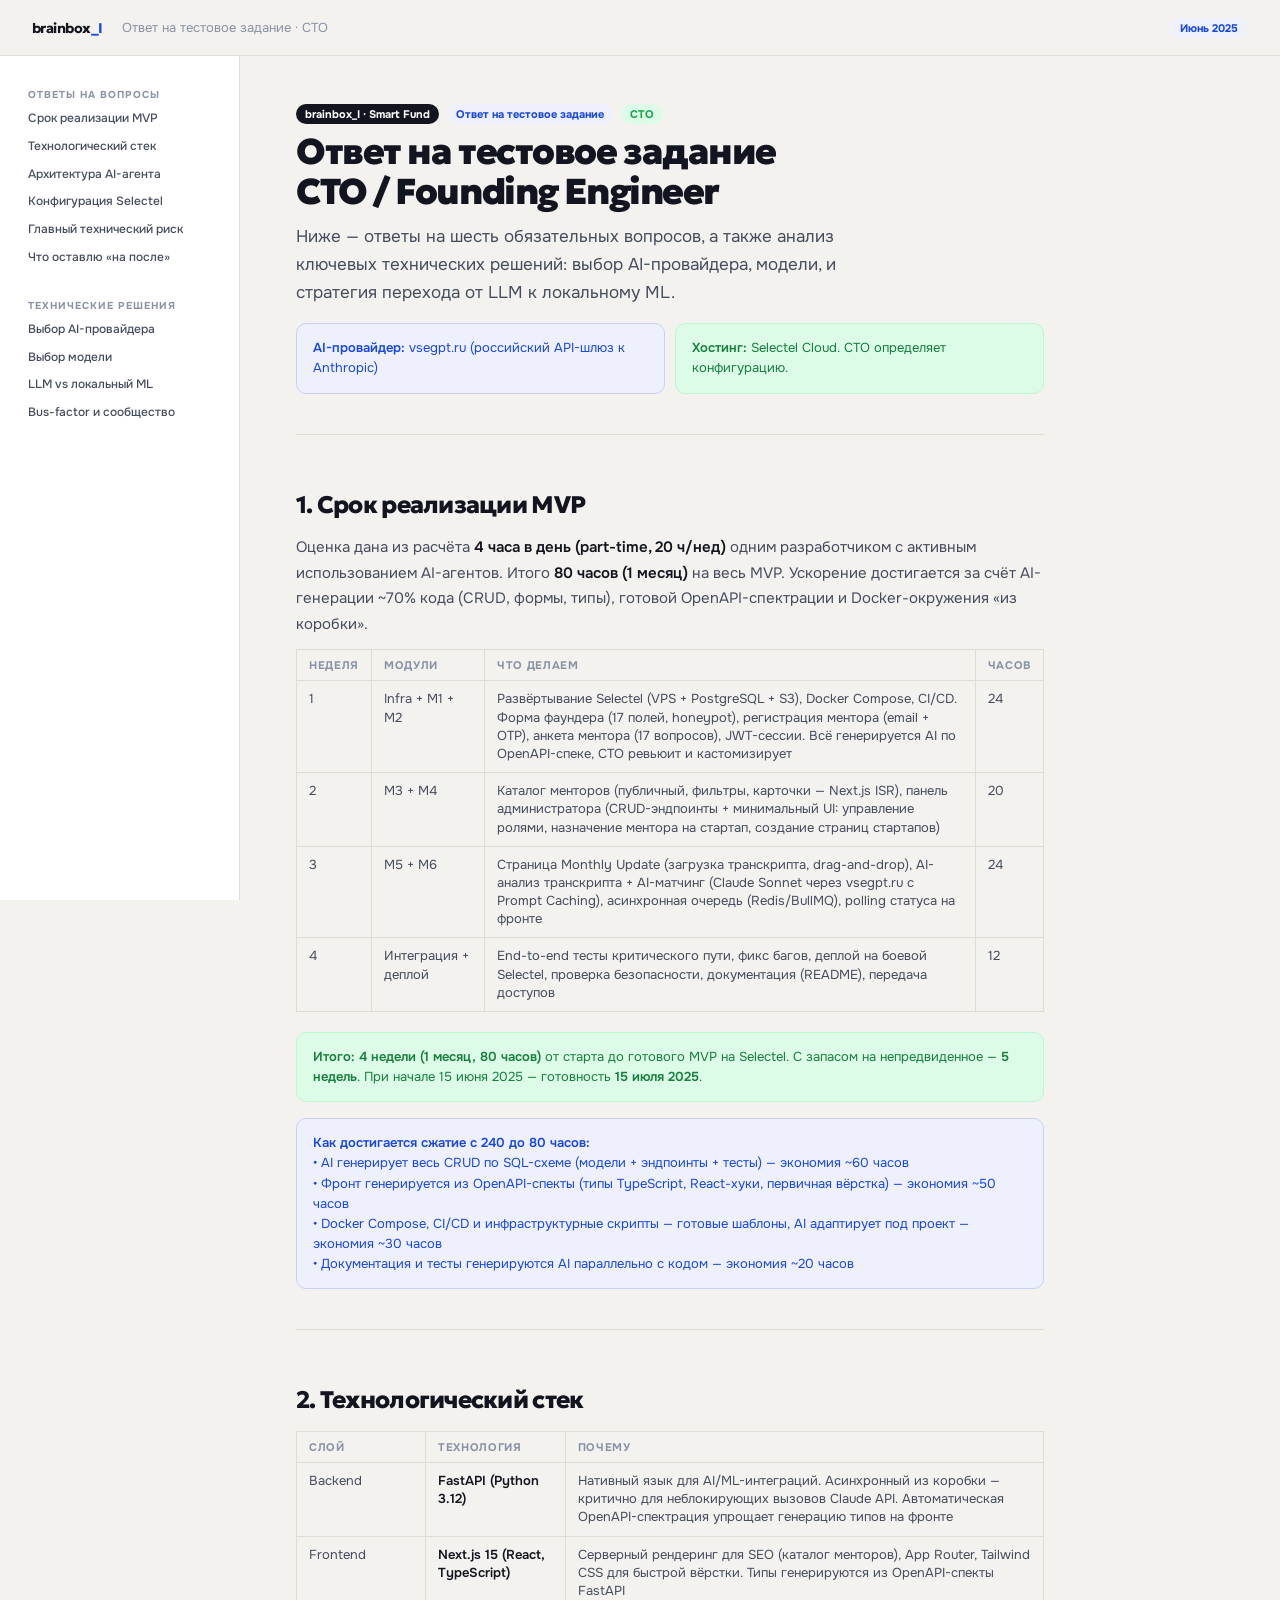
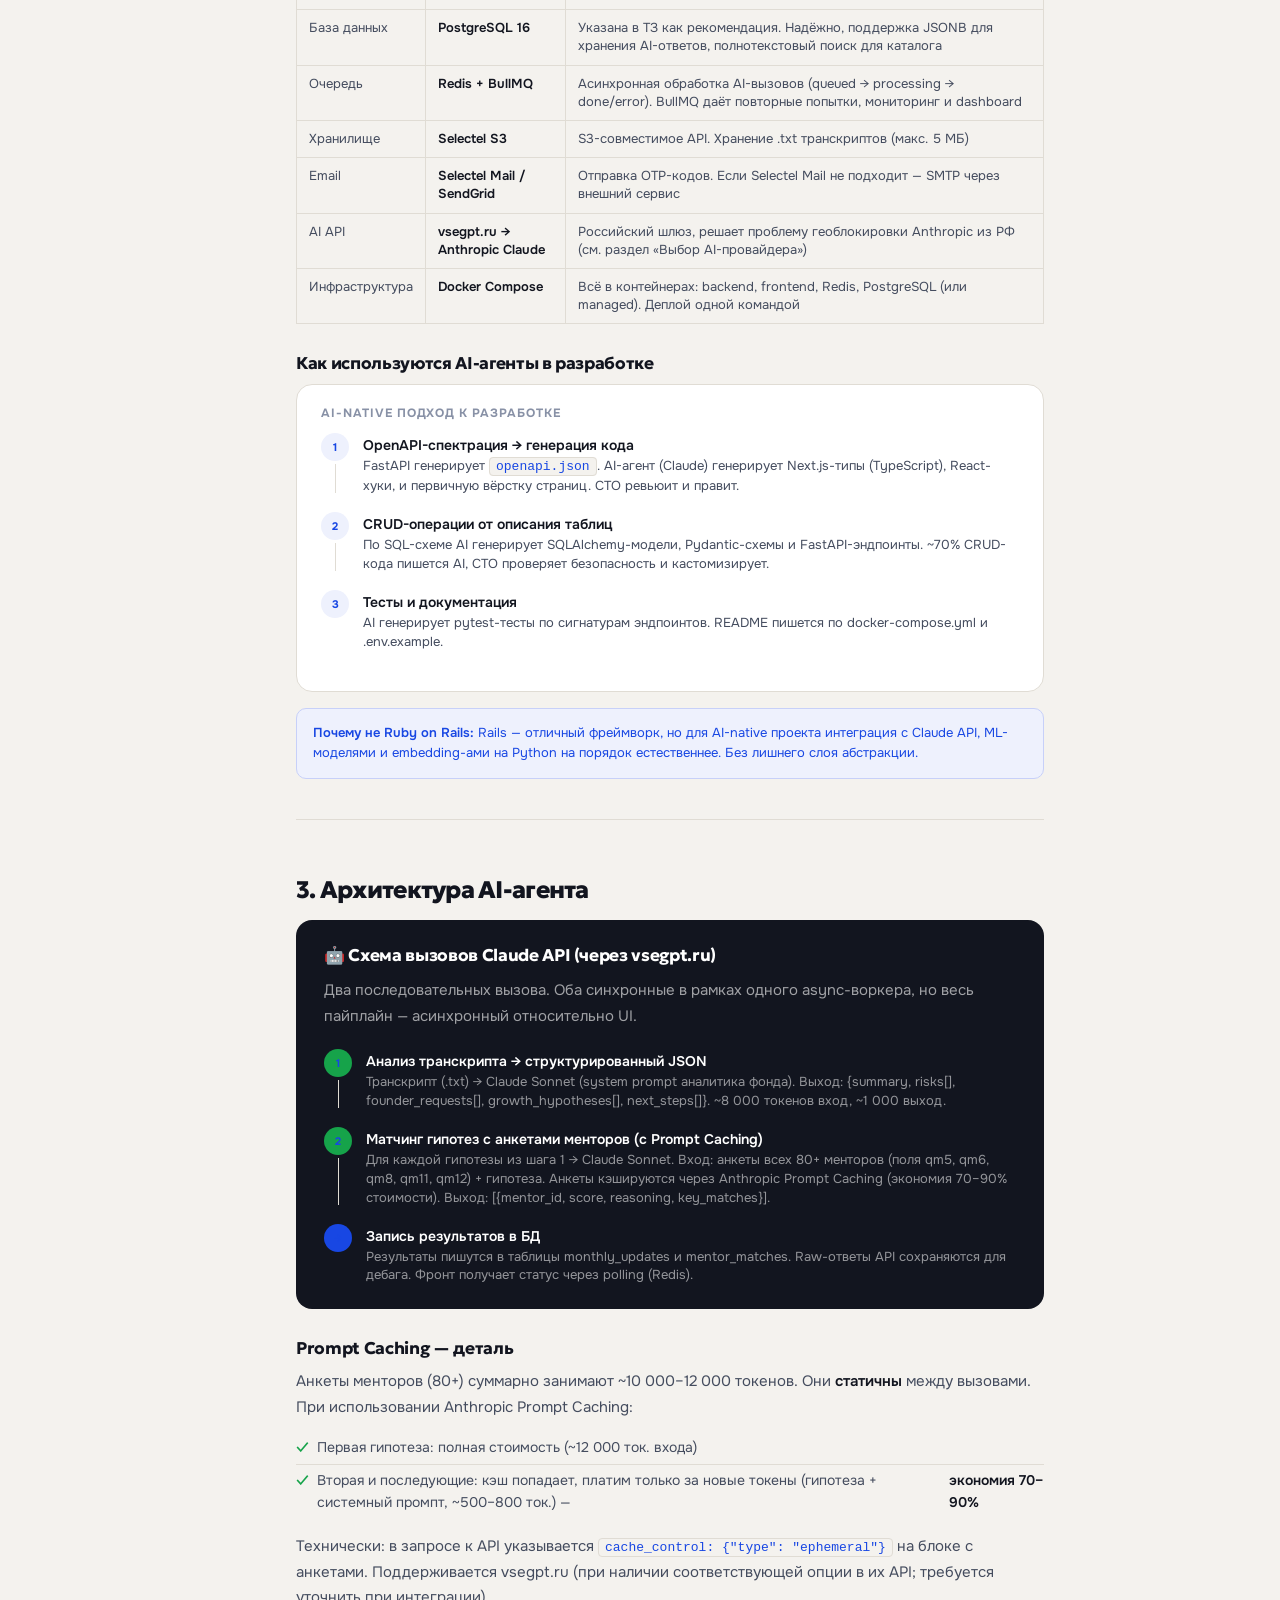
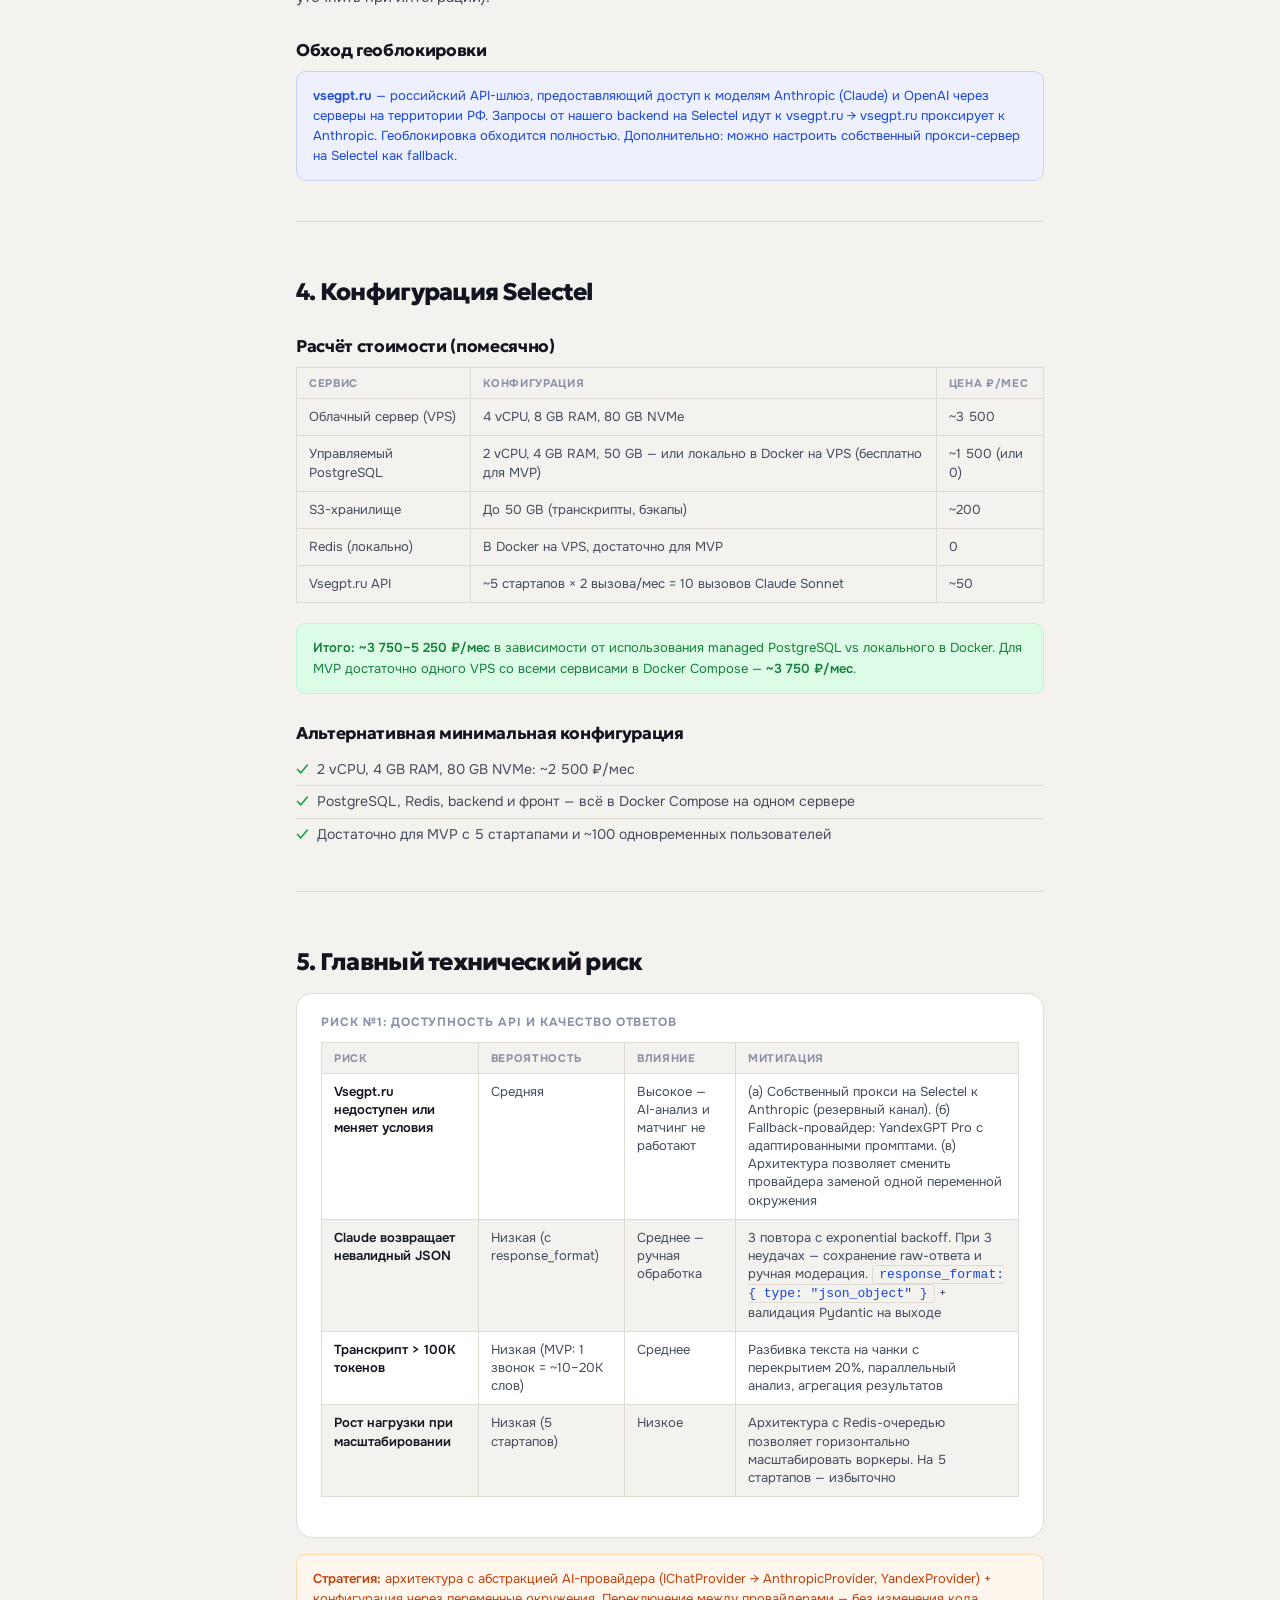
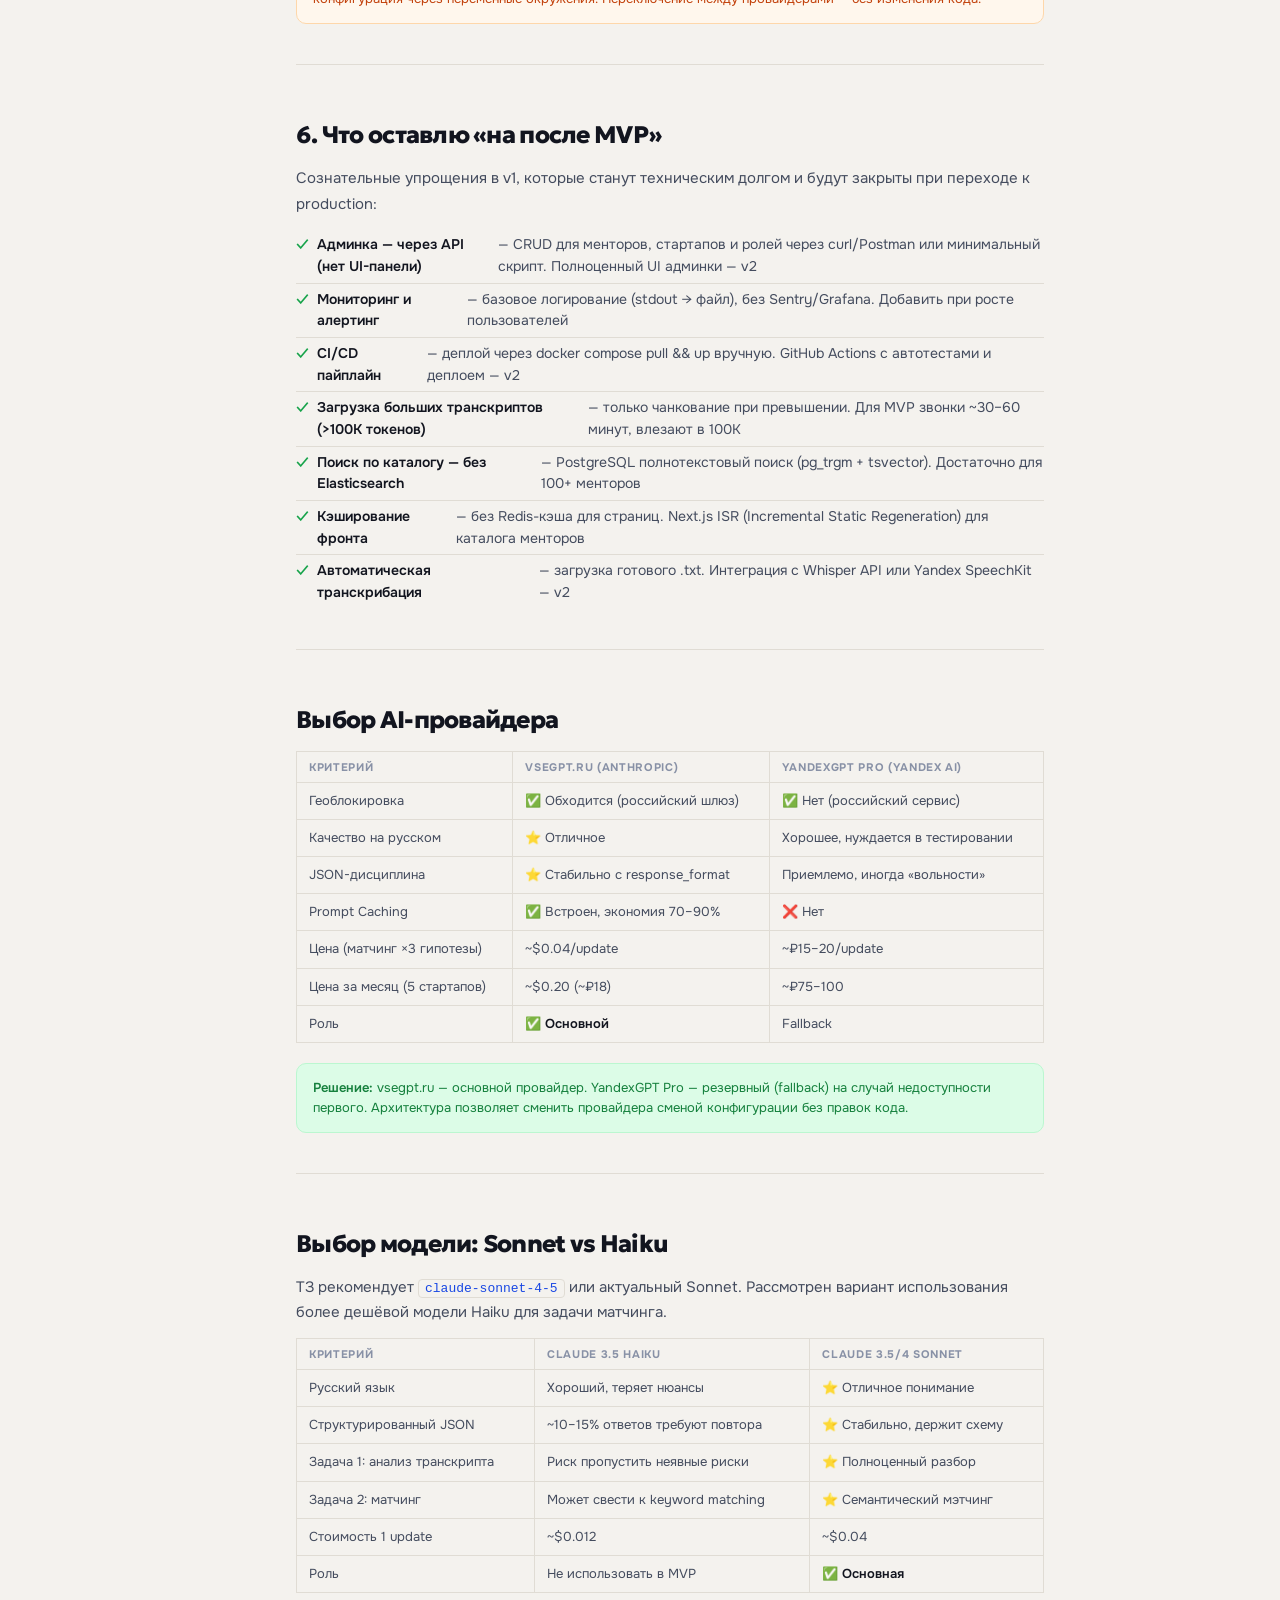
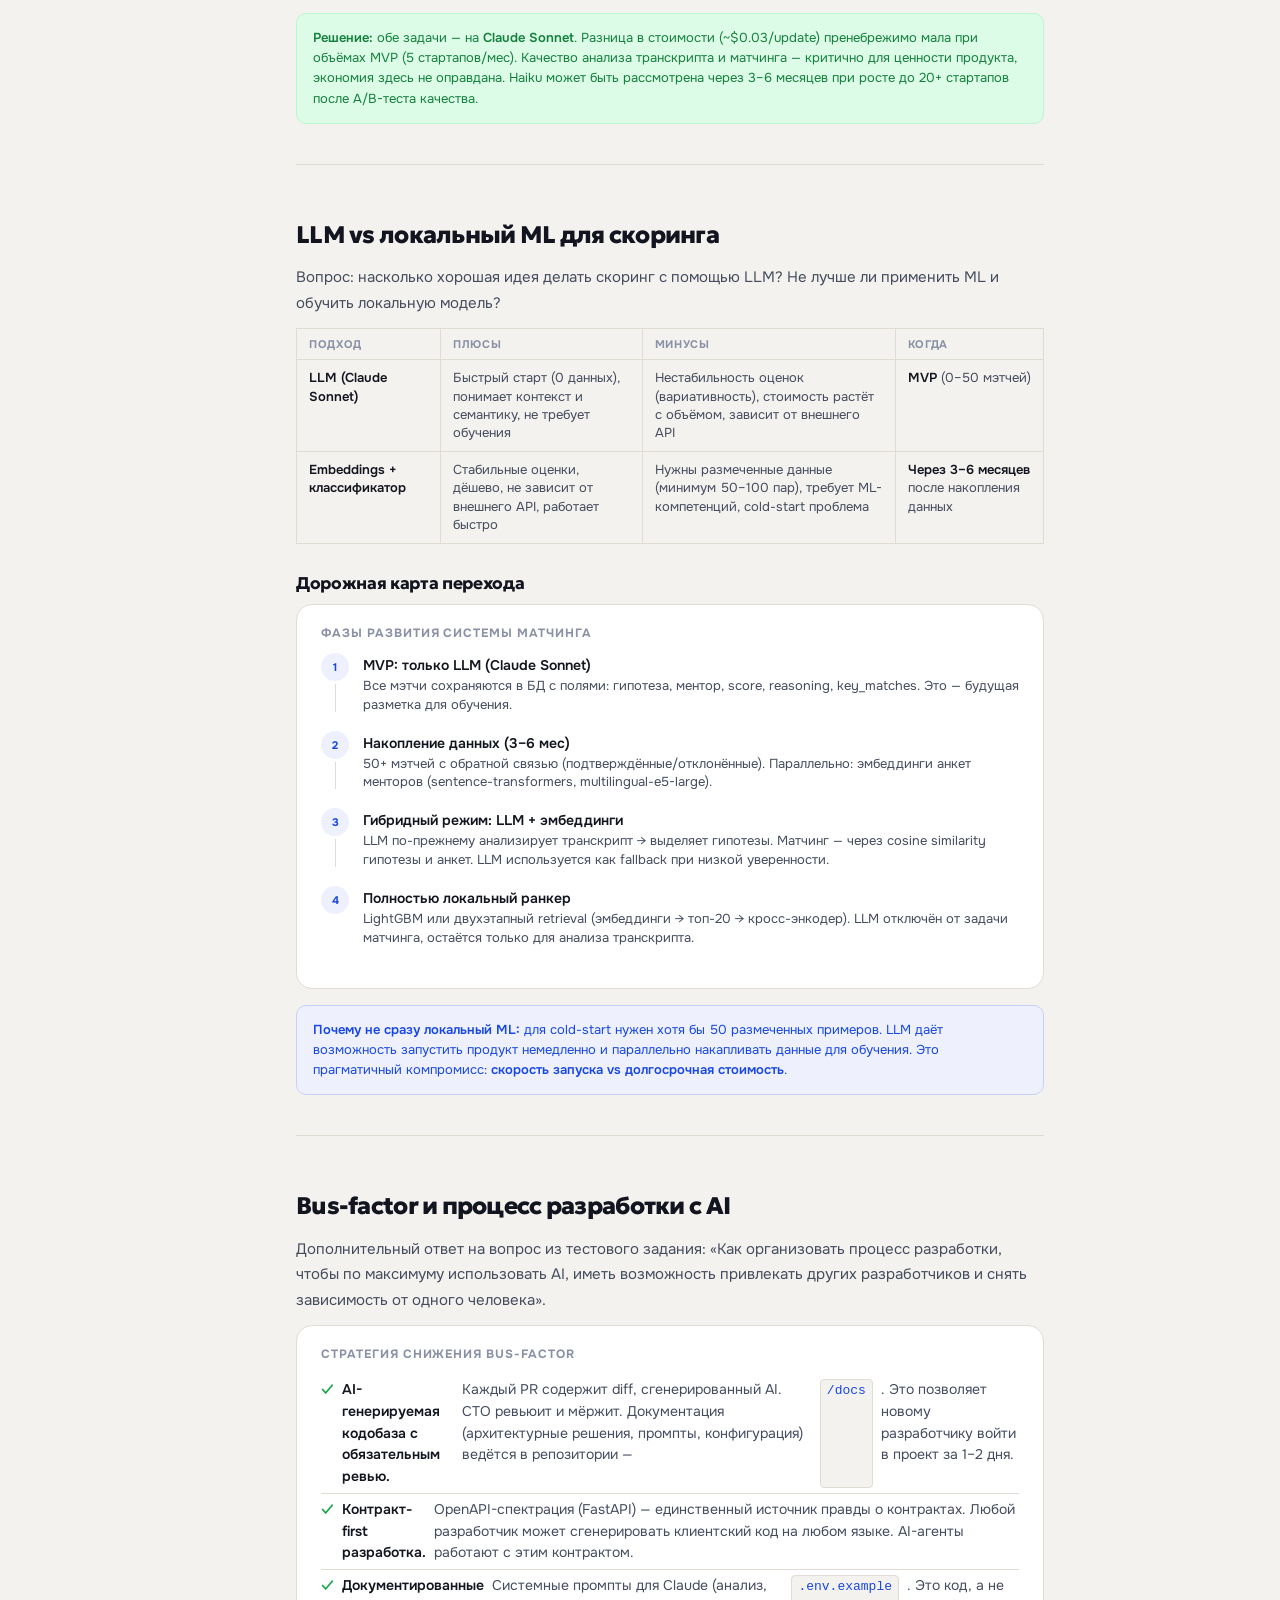
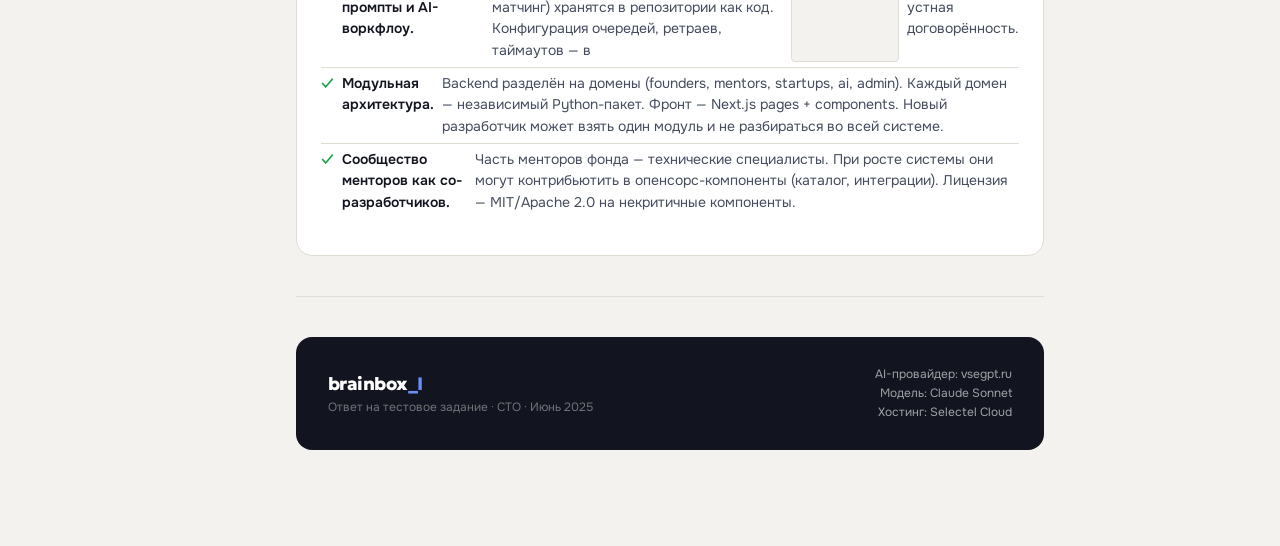
<file: test-jobs/brainbox/answer.html>
<!DOCTYPE html>
<html lang="ru">
<head>
  <meta charset="UTF-8">
  <meta name="viewport" content="width=device-width, initial-scale=1.0">
  <title>Ответ на тестовое задание — brainbox_I</title>
  <link rel="preconnect" href="https://fonts.googleapis.com">
  <link rel="preconnect" href="https://fonts.gstatic.com" crossorigin>
  <link href="https://fonts.googleapis.com/css2?family=Onest:wght@400;500;600;700&family=Geologica:wght@400;500;600;700;900&display=swap" rel="stylesheet">
  <style>
    *, *::before, *::after { box-sizing: border-box; margin: 0; padding: 0; }
    :root {
      --bg: #f4f2ee; --white: #fff; --dark: #12151f;
      --text: #12151f; --text-2: #444c5e; --text-3: #8891a6;
      --accent: #1847e3; --accent-light: #eef1fd; --accent-muted: #c7d0f9;
      --border: #e0dcd4; --radius: 10px; --radius-lg: 16px;
      --green: #16a34a; --green-bg: #dcfce7;
      --orange: #c2410c; --orange-bg: #fff7ed;
      --red: #dc2626; --red-bg: #fef2f2;
    }
    html { font-size: 16px; scroll-behavior: smooth; }
    body { font-family: 'Onest', sans-serif; background: var(--bg); color: var(--text); -webkit-font-smoothing: antialiased; }

    /* NAV */
    .nav { position: fixed; top: 0; left: 0; right: 0; z-index: 100; height: 56px; background: rgba(244,242,238,.92); backdrop-filter: blur(16px); border-bottom: 1px solid var(--border); display: flex; align-items: center; padding: 0 32px; gap: 20px; }
    .nav-logo { font-family: 'Geologica', sans-serif; font-size: 14px; font-weight: 700; letter-spacing: -0.04em; color: var(--text); text-decoration: none; }
    .nav-logo span { color: var(--accent); }
    .nav-title { font-size: 13px; color: var(--text-3); }
    .nav-spacer { flex: 1; }
    .nav-version { font-size: 11px; font-weight: 700; padding: 3px 10px; background: var(--accent-light); color: var(--accent); border-radius: 100px; }

    /* LAYOUT */
    .layout { display: grid; grid-template-columns: 240px 1fr; min-height: 100vh; padding-top: 56px; }

    /* SIDEBAR */
    .toc { position: sticky; top: 56px; height: calc(100vh - 56px); overflow-y: auto; padding: 24px 16px; border-right: 1px solid var(--border); background: var(--white); }
    .toc-section { margin-bottom: 20px; }
    .toc-group { font-size: 10px; font-weight: 700; text-transform: uppercase; letter-spacing: 0.1em; color: var(--text-3); padding: 8px 12px 4px; }
    .toc-link { display: block; font-size: 12px; font-weight: 500; color: var(--text-2); text-decoration: none; padding: 5px 12px; border-radius: 6px; line-height: 1.4; margin-bottom: 1px; }
    .toc-link:hover { background: var(--accent-light); color: var(--accent); }

    /* CONTENT */
    .content { padding: 48px 56px 96px; max-width: 860px; }

    /* TYPOGRAPHY */
    h1 { font-family: 'Geologica', sans-serif; font-size: 36px; font-weight: 900; letter-spacing: -0.04em; line-height: 1.1; margin-bottom: 12px; }
    h2 { font-family: 'Geologica', sans-serif; font-size: 24px; font-weight: 800; letter-spacing: -0.03em; line-height: 1.2; margin: 48px 0 16px; padding-top: 8px; }
    h3 { font-family: 'Geologica', sans-serif; font-size: 17px; font-weight: 700; letter-spacing: -0.02em; margin: 28px 0 10px; }
    h4 { font-size: 14px; font-weight: 700; margin: 20px 0 8px; color: var(--text); }
    p { font-size: 15px; color: var(--text-2); line-height: 1.7; margin-bottom: 12px; }
    strong { color: var(--text); font-weight: 600; }
    code { font-family: 'Courier New', monospace; font-size: 13px; background: var(--bg); border: 1px solid var(--border); border-radius: 4px; padding: 1px 6px; color: var(--accent); }

    /* CARDS */
    .card { background: var(--white); border: 1px solid var(--border); border-radius: var(--radius-lg); padding: 20px 24px; margin-bottom: 16px; }
    .card-title { font-size: 12px; font-weight: 700; text-transform: uppercase; letter-spacing: 0.08em; color: var(--text-3); margin-bottom: 12px; }

    /* BADGES */
    .badge { font-size: 11px; font-weight: 700; padding: 3px 9px; border-radius: 100px; display: inline-block; }
    .badge-blue { background: var(--accent-light); color: var(--accent); }
    .badge-green { background: var(--green-bg); color: var(--green); }
    .badge-orange { background: var(--orange-bg); color: var(--orange); border: 1px solid #fed7aa; }
    .badge-red { background: var(--red-bg); color: var(--red); }
    .badge-grey { background: var(--bg); color: var(--text-2); border: 1px solid var(--border); }
    .badge-dark { background: var(--dark); color: #fff; }

    /* DIVIDER */
    .divider { border: none; border-top: 1px solid var(--border); margin: 40px 0; }

    /* FLOW */
    .flow { display: flex; flex-direction: column; gap: 0; margin-bottom: 20px; }
    .flow-step { display: flex; gap: 14px; padding-bottom: 16px; }
    .flow-step:last-child { padding-bottom: 0; }
    .flow-line { display: flex; flex-direction: column; align-items: center; }
    .flow-dot { width: 28px; height: 28px; border-radius: 50%; background: var(--accent-light); color: var(--accent); font-size: 11px; font-weight: 700; display: flex; align-items: center; justify-content: center; flex-shrink: 0; }
    .flow-connector { width: 1px; flex: 1; background: var(--border); margin: 3px 0; min-height: 12px; }
    .flow-body { padding-top: 3px; }
    .flow-title { font-size: 14px; font-weight: 600; margin-bottom: 3px; }
    .flow-desc { font-size: 13px; color: var(--text-2); line-height: 1.45; }

    /* TABLE */
    table { width: 100%; border-collapse: collapse; margin-bottom: 20px; font-size: 13px; }
    th { background: var(--bg); border: 1px solid var(--border); padding: 8px 12px; text-align: left; font-weight: 700; font-size: 11px; text-transform: uppercase; letter-spacing: 0.06em; color: var(--text-3); }
    td { border: 1px solid var(--border); padding: 9px 12px; color: var(--text-2); line-height: 1.4; vertical-align: top; }
    tr:nth-child(even) td { background: var(--bg); }

    /* AI BLOCK */
    .ai-block { background: var(--dark); border-radius: var(--radius-lg); padding: 24px 28px; margin-bottom: 20px; }
    .ai-block h3 { color: var(--white); margin-top: 0; margin-bottom: 12px; }
    .ai-block p { color: rgba(255,255,255,.6); }
    .ai-block code { background: rgba(255,255,255,.08); border-color: rgba(255,255,255,.12); color: #8ba4ff; }

    /* INFO / WARNING BOXES */
    .info-box { border-radius: var(--radius); padding: 14px 16px; margin-bottom: 16px; font-size: 13px; line-height: 1.55; }
    .info-box.blue { background: var(--accent-light); border: 1px solid var(--accent-muted); color: var(--accent); }
    .info-box.orange { background: var(--orange-bg); border: 1px solid #fed7aa; color: var(--orange); }
    .info-box.green { background: var(--green-bg); border: 1px solid #bbf7d0; color: #15803d; }
    .info-box strong { color: inherit; }

    /* SECTION ANCHOR OFFSET */
    [id] { scroll-margin-top: 72px; }

    /* LIST */
    ul.req { list-style: none; padding: 0; margin-bottom: 16px; }
    ul.req li { font-size: 14px; color: var(--text-2); line-height: 1.55; padding: 5px 0; border-bottom: 1px solid var(--border); display: flex; gap: 8px; }
    ul.req li:last-child { border-bottom: none; }
    ul.req li::before { content: '✓'; color: var(--green); font-weight: 700; font-size: 12px; flex-shrink: 0; margin-top: 2px; }

    @media (max-width: 900px) {
      .layout { grid-template-columns: 1fr; }
      .toc { display: none; }
      .content { padding: 32px 24px; }
    }
  </style>
</head>
<body>

<nav class="nav">
  <a href="index.html" class="nav-logo">brainbox<span>_I</span></a>
  <span class="nav-title">Ответ на тестовое задание · CTO</span>
  <div class="nav-spacer"></div>
  <span class="nav-version">Июнь 2025</span>
</nav>

<div class="layout">

  <!-- TOC -->
  <aside class="toc">
    <div class="toc-section">
      <div class="toc-group">Ответы на вопросы</div>
      <a href="#q1" class="toc-link">Срок реализации MVP</a>
      <a href="#q2" class="toc-link">Технологический стек</a>
      <a href="#q3" class="toc-link">Архитектура AI-агента</a>
      <a href="#q4" class="toc-link">Конфигурация Selectel</a>
      <a href="#q5" class="toc-link">Главный технический риск</a>
      <a href="#q6" class="toc-link">Что оставлю «на после»</a>
    </div>
    <div class="toc-section">
      <div class="toc-group">Технические решения</div>
      <a href="#api-choice" class="toc-link">Выбор AI-провайдера</a>
      <a href="#model-choice" class="toc-link">Выбор модели</a>
      <a href="#llm-vs-ml" class="toc-link">LLM vs локальный ML</a>
      <a href="#bus-factor" class="toc-link">Bus-factor и сообщество</a>
    </div>
  </aside>

  <!-- CONTENT -->
  <main class="content">

    <!-- HEADER -->
    <div style="margin-bottom:8px;display:flex;gap:8px;flex-wrap:wrap;">
      <span class="badge badge-dark">brainbox_I · Smart Fund</span>
      <span class="badge badge-blue">Ответ на тестовое задание</span>
      <span class="badge badge-green">CTO</span>
    </div>
    <h1>Ответ на тестовое задание<br>CTO / Founding Engineer</h1>
    <p style="font-size:17px;color:var(--text-2);max-width:620px;line-height:1.65;">
      Ниже — ответы на шесть обязательных вопросов, а также анализ ключевых технических решений: выбор AI-провайдера, модели, и стратегия перехода от LLM к локальному ML.
    </p>
    <div style="display:flex;gap:10px;margin-top:16px;flex-wrap:wrap;">
      <div class="info-box blue" style="margin:0;flex:1;min-width:200px;">
        <strong>AI-провайдер:</strong> vsegpt.ru (российский API-шлюз к Anthropic)
      </div>
      <div class="info-box green" style="margin:0;flex:1;min-width:200px;">
        <strong>Хостинг:</strong> Selectel Cloud. CTO определяет конфигурацию.
      </div>
    </div>

    <hr class="divider">

    <!-- Q1: TIMELINE -->
    <h2 id="q1">1. Срок реализации MVP</h2>
    <p>
      Оценка дана из расчёта <strong>4 часа в день (part-time, 20 ч/нед)</strong> одним разработчиком с активным использованием AI-агентов.
      Итого <strong>80 часов (1 месяц)</strong> на весь MVP. Ускорение достигается за счёт AI-генерации ~70% кода (CRUD, формы, типы), готовой OpenAPI-спектрации и Docker-окружения «из коробки».
    </p>

    <table>
      <thead><tr><th>Неделя</th><th>Модули</th><th>Что делаем</th><th>Часов</th></tr></thead>
      <tbody>
        <tr><td>1</td><td>Infra + M1 + M2</td><td>Развёртывание Selectel (VPS + PostgreSQL + S3), Docker Compose, CI/CD. Форма фаундера (17 полей, honeypot), регистрация ментора (email + OTP), анкета ментора (17 вопросов), JWT-сессии. Всё генерируется AI по OpenAPI-спеке, CTO ревьюит и кастомизирует</td><td>24</td></tr>
        <tr><td>2</td><td>M3 + M4</td><td>Каталог менторов (публичный, фильтры, карточки — Next.js ISR), панель администратора (CRUD-эндпоинты + минимальный UI: управление ролями, назначение ментора на стартап, создание страниц стартапов)</td><td>20</td></tr>
        <tr><td>3</td><td>M5 + M6</td><td>Страница Monthly Update (загрузка транскрипта, drag-and-drop), AI-анализ транскрипта + AI-матчинг (Claude Sonnet через vsegpt.ru с Prompt Caching), асинхронная очередь (Redis/BullMQ), polling статуса на фронте</td><td>24</td></tr>
        <tr><td>4</td><td>Интеграция + деплой</td><td>End-to-end тесты критического пути, фикс багов, деплой на боевой Selectel, проверка безопасности, документация (README), передача доступов</td><td>12</td></tr>
      </tbody>
    </table>

    <div class="info-box green">
      <strong>Итого: 4 недели (1 месяц, 80 часов)</strong> от старта до готового MVP на Selectel. С запасом на непредвиденное — <strong>5 недель</strong>. При начале 15 июня 2025 — готовность <strong>15 июля 2025</strong>.
    </div>

    <div class="info-box blue">
      <strong>Как достигается сжатие с 240 до 80 часов:</strong><br>
      • AI генерирует весь CRUD по SQL-схеме (модели + эндпоинты + тесты) — экономия ~60 часов<br>
      • Фронт генерируется из OpenAPI-спекты (типы TypeScript, React-хуки, первичная вёрстка) — экономия ~50 часов<br>
      • Docker Compose, CI/CD и инфраструктурные скрипты — готовые шаблоны, AI адаптирует под проект — экономия ~30 часов<br>
      • Документация и тесты генерируются AI параллельно с кодом — экономия ~20 часов
    </div>

    <hr class="divider">

    <!-- Q2: TECH STACK -->
    <h2 id="q2">2. Технологический стек</h2>

    <table>
      <thead><tr><th>Слой</th><th>Технология</th><th>Почему</th></tr></thead>
      <tbody>
        <tr><td>Backend</td><td><strong>FastAPI (Python 3.12)</strong></td><td>Нативный язык для AI/ML-интеграций. Асинхронный из коробки — критично для неблокирующих вызовов Claude API. Автоматическая OpenAPI-спектрация упрощает генерацию типов на фронте</td></tr>
        <tr><td>Frontend</td><td><strong>Next.js 15 (React, TypeScript)</strong></td><td>Серверный рендеринг для SEO (каталог менторов), App Router, Tailwind CSS для быстрой вёрстки. Типы генерируются из OpenAPI-спекты FastAPI</td></tr>
        <tr><td>База данных</td><td><strong>PostgreSQL 16</strong></td><td>Указана в ТЗ как рекомендация. Надёжно, поддержка JSONB для хранения AI-ответов, полнотекстовый поиск для каталога</td></tr>
        <tr><td>Очередь</td><td><strong>Redis + BullMQ</strong></td><td>Асинхронная обработка AI-вызовов (queued → processing → done/error). BullMQ даёт повторные попытки, мониторинг и dashboard</td></tr>
        <tr><td>Хранилище</td><td><strong>Selectel S3</strong></td><td>S3-совместимое API. Хранение .txt транскриптов (макс. 5 МБ)</td></tr>
        <tr><td>Email</td><td><strong>Selectel Mail / SendGrid</strong></td><td>Отправка OTP-кодов. Если Selectel Mail не подходит — SMTP через внешний сервис</td></tr>
        <tr><td>AI API</td><td><strong>vsegpt.ru → Anthropic Claude</strong></td><td>Российский шлюз, решает проблему геоблокировки Anthropic из РФ (см. раздел «Выбор AI-провайдера»)</td></tr>
        <tr><td>Инфраструктура</td><td><strong>Docker Compose</strong></td><td>Всё в контейнерах: backend, frontend, Redis, PostgreSQL (или managed). Деплой одной командой</td></tr>
      </tbody>
    </table>

    <h3>Как используются AI-агенты в разработке</h3>
    <div class="card">
      <div class="card-title">AI-native подход к разработке</div>
      <div class="flow">
        <div class="flow-step">
          <div class="flow-line"><div class="flow-dot">1</div><div class="flow-connector"></div></div>
          <div class="flow-body"><div class="flow-title">OpenAPI-спектрация → генерация кода</div><div class="flow-desc">FastAPI генерирует <code>openapi.json</code>. AI-агент (Claude) генерирует Next.js-типы (TypeScript), React-хуки, и первичную вёрстку страниц. CTO ревьюит и правит.</div></div>
        </div>
        <div class="flow-step">
          <div class="flow-line"><div class="flow-dot">2</div><div class="flow-connector"></div></div>
          <div class="flow-body"><div class="flow-title">CRUD-операции от описания таблиц</div><div class="flow-desc">По SQL-схеме AI генерирует SQLAlchemy-модели, Pydantic-схемы и FastAPI-эндпоинты. ~70% CRUD-кода пишется AI, CTO проверяет безопасность и кастомизирует.</div></div>
        </div>
        <div class="flow-step">
          <div class="flow-line"><div class="flow-dot">3</div></div>
          <div class="flow-body"><div class="flow-title">Тесты и документация</div><div class="flow-desc">AI генерирует pytest-тесты по сигнатурам эндпоинтов. README пишется по docker-compose.yml и .env.example.</div></div>
        </div>
      </div>
    </div>

    <div class="info-box blue">
      <strong>Почему не Ruby on Rails:</strong> Rails — отличный фреймворк, но для AI-native проекта интеграция с Claude API, ML-моделями и embedding-ами на Python на порядок естественнее. Без лишнего слоя абстракции.
    </div>

    <hr class="divider">

    <!-- Q3: AI ARCHITECTURE -->
    <h2 id="q3">3. Архитектура AI-агента</h2>

    <div class="ai-block">
      <h3>🤖 Схема вызовов Claude API (через vsegpt.ru)</h3>
      <p>Два последовательных вызова. Оба синхронные в рамках одного async-воркера, но весь пайплайн — асинхронный относительно UI.</p>
      <div style="margin-top:20px;">
        <div class="flow-step">
          <div class="flow-line"><div class="flow-dot" style="background:var(--green);">1</div><div class="flow-connector"></div></div>
          <div class="flow-body"><div class="flow-title" style="color:#fff;">Анализ транскрипта → структурированный JSON</div><div class="flow-desc" style="color:rgba(255,255,255,.55);">Транскрипт (.txt) → Claude Sonnet (system prompt аналитика фонда). Выход: {summary, risks[], founder_requests[], growth_hypotheses[], next_steps[]}. ~8 000 токенов вход, ~1 000 выход.</div></div>
        </div>
        <div class="flow-step">
          <div class="flow-line"><div class="flow-dot" style="background:var(--green);">2</div><div class="flow-connector"></div></div>
          <div class="flow-body"><div class="flow-title" style="color:#fff;">Матчинг гипотез с анкетами менторов (с Prompt Caching)</div><div class="flow-desc" style="color:rgba(255,255,255,.55);">Для каждой гипотезы из шага 1 → Claude Sonnet. Вход: анкеты всех 80+ менторов (поля qm5, qm6, qm8, qm11, qm12) + гипотеза. Анкеты кэшируются через Anthropic Prompt Caching (экономия 70–90% стоимости). Выход: [{mentor_id, score, reasoning, key_matches}].</div></div>
        </div>
        <div class="flow-step">
          <div class="flow-line"><div class="flow-dot" style="background:var(--accent);">→</div></div>
          <div class="flow-body"><div class="flow-title" style="color:#fff;">Запись результатов в БД</div><div class="flow-desc" style="color:rgba(255,255,255,.55);">Результаты пишутся в таблицы monthly_updates и mentor_matches. Raw-ответы API сохраняются для дебага. Фронт получает статус через polling (Redis).</div></div>
        </div>
      </div>
    </div>

    <h3>Prompt Caching — деталь</h3>
    <p>
      Анкеты менторов (80+) суммарно занимают ~10 000–12 000 токенов. Они <strong>статичны</strong> между вызовами.
      При использовании Anthropic Prompt Caching:
    </p>
    <ul class="req">
      <li>Первая гипотеза: полная стоимость (~12 000 ток. входа)</li>
      <li>Вторая и последующие: кэш попадает, платим только за новые токены (гипотеза + системный промпт, ~500–800 ток.) — <strong>экономия 70–90%</strong></li>
    </ul>
    <p>
      Технически: в запросе к API указывается <code>cache_control: {"type": "ephemeral"}</code> на блоке с анкетами.
      Поддерживается vsegpt.ru (при наличии соответствующей опции в их API; требуется уточнить при интеграции).
    </p>

    <h3>Обход геоблокировки</h3>
    <div class="info-box blue">
      <strong>vsegpt.ru</strong> — российский API-шлюз, предоставляющий доступ к моделям Anthropic (Claude) и OpenAI через серверы на территории РФ. Запросы от нашего backend на Selectel идут к vsegpt.ru → vsegpt.ru проксирует к Anthropic. Геоблокировка обходится полностью. Дополнительно: можно настроить собственный прокси-сервер на Selectel как fallback.
    </div>

    <hr class="divider">

    <!-- Q4: SELECTEL -->
    <h2 id="q4">4. Конфигурация Selectel</h2>

    <h3>Расчёт стоимости (помесячно)</h3>
    <table>
      <thead><tr><th>Сервис</th><th>Конфигурация</th><th>Цена ₽/мес</th></tr></thead>
      <tbody>
        <tr><td>Облачный сервер (VPS)</td><td>4 vCPU, 8 GB RAM, 80 GB NVMe</td><td>~3 500</td></tr>
        <tr><td>Управляемый PostgreSQL</td><td>2 vCPU, 4 GB RAM, 50 GB — или локально в Docker на VPS (бесплатно для MVP)</td><td>~1 500 (или 0)</td></tr>
        <tr><td>S3-хранилище</td><td>До 50 GB (транскрипты, бэкапы)</td><td>~200</td></tr>
        <tr><td>Redis (локально)</td><td>В Docker на VPS, достаточно для MVP</td><td>0</td></tr>
        <tr><td>Vsegpt.ru API</td><td>~5 стартапов × 2 вызова/мес = 10 вызовов Claude Sonnet</td><td>~50</td></tr>
      </tbody>
    </table>

    <div class="info-box green">
      <strong>Итого: ~3 750–5 250 ₽/мес</strong> в зависимости от использования managed PostgreSQL vs локального в Docker.
      Для MVP достаточно одного VPS со всеми сервисами в Docker Compose — <strong>~3 750 ₽/мес</strong>.
    </div>

    <h3>Альтернативная минимальная конфигурация</h3>
    <ul class="req">
      <li>2 vCPU, 4 GB RAM, 80 GB NVMe: ~2 500 ₽/мес</li>
      <li>PostgreSQL, Redis, backend и фронт — всё в Docker Compose на одном сервере</li>
      <li>Достаточно для MVP с 5 стартапами и ~100 одновременных пользователей</li>
    </ul>

    <hr class="divider">

    <!-- Q5: RISKS -->
    <h2 id="q5">5. Главный технический риск</h2>

    <div class="card">
      <div class="card-title">Риск №1: доступность API и качество ответов</div>

      <table>
        <thead><tr><th>Риск</th><th>Вероятность</th><th>Влияние</th><th>Митигация</th></tr></thead>
        <tbody>
          <tr>
            <td><strong>Vsegpt.ru недоступен или меняет условия</strong></td>
            <td>Средняя</td>
            <td>Высокое — AI-анализ и матчинг не работают</td>
            <td>(а) Собственный прокси на Selectel к Anthropic (резервный канал). (б) Fallback-провайдер: YandexGPT Pro с адаптированными промптами. (в) Архитектура позволяет сменить провайдера заменой одной переменной окружения</td>
          </tr>
          <tr>
            <td><strong>Claude возвращает невалидный JSON</strong></td>
            <td>Низкая (с response_format)</td>
            <td>Среднее — ручная обработка</td>
            <td>3 повтора с exponential backoff. При 3 неудачах — сохранение raw-ответа и ручная модерация. <code>response_format: { type: "json_object" }</code> + валидация Pydantic на выходе</td>
          </tr>
          <tr>
            <td><strong>Транскрипт > 100K токенов</strong></td>
            <td>Низкая (MVP: 1 звонок = ~10–20K слов)</td>
            <td>Среднее</td>
            <td>Разбивка текста на чанки с перекрытием 20%, параллельный анализ, агрегация результатов</td>
          </tr>
          <tr>
            <td><strong>Рост нагрузки при масштабировании</strong></td>
            <td>Низкая (5 стартапов)</td>
            <td>Низкое</td>
            <td>Архитектура с Redis-очередью позволяет горизонтально масштабировать воркеры. На 5 стартапов — избыточно</td>
          </tr>
        </tbody>
      </table>
    </div>

    <div class="info-box orange">
      <strong>Стратегия:</strong> архитектура с абстракцией AI-провайдера (IChatProvider → AnthropicProvider, YandexProvider) + конфигурация через переменные окружения. Переключение между провайдерами — без изменения кода.
    </div>

    <hr class="divider">

    <!-- Q6: POST-MVP -->
    <h2 id="q6">6. Что оставлю «на после MVP»</h2>

    <p>Сознательные упрощения в v1, которые станут техническим долгом и будут закрыты при переходе к production:</p>

    <ul class="req">
      <li><strong>Админка — через API (нет UI-панели)</strong> — CRUD для менторов, стартапов и ролей через curl/Postman или минимальный скрипт. Полноценный UI админки — v2</li>
      <li><strong>Мониторинг и алертинг</strong> — базовое логирование (stdout → файл), без Sentry/Grafana. Добавить при росте пользователей</li>
      <li><strong>CI/CD пайплайн</strong> — деплой через docker compose pull && up вручную. GitHub Actions с автотестами и деплоем — v2</li>
      <li><strong>Загрузка больших транскриптов (>100K токенов)</strong> — только чанкование при превышении. Для MVP звонки ~30–60 минут, влезают в 100K</li>
      <li><strong>Поиск по каталогу — без Elasticsearch</strong> — PostgreSQL полнотекстовый поиск (pg_trgm + tsvector). Достаточно для 100+ менторов</li>
      <li><strong>Кэширование фронта</strong> — без Redis-кэша для страниц. Next.js ISR (Incremental Static Regeneration) для каталога менторов</li>
      <li><strong>Автоматическая транскрибация</strong> — загрузка готового .txt. Интеграция с Whisper API или Yandex SpeechKit — v2</li>
    </ul>

    <hr class="divider">

    <!-- API CHOICE -->
    <h2 id="api-choice">Выбор AI-провайдера</h2>

    <table>
      <thead><tr><th>Критерий</th><th>vsegpt.ru (Anthropic)</th><th>YandexGPT Pro (Yandex AI)</th></tr></thead>
      <tbody>
        <tr><td>Геоблокировка</td><td>✅ Обходится (российский шлюз)</td><td>✅ Нет (российский сервис)</td></tr>
        <tr><td>Качество на русском</td><td>⭐ Отличное</td><td>Хорошее, нуждается в тестировании</td></tr>
        <tr><td>JSON-дисциплина</td><td>⭐ Стабильно с response_format</td><td>Приемлемо, иногда «вольности»</td></tr>
        <tr><td>Prompt Caching</td><td>✅ Встроен, экономия 70–90%</td><td>❌ Нет</td></tr>
        <tr><td>Цена (матчинг ×3 гипотезы)</td><td>~$0.04/update</td><td>~₽15–20/update</td></tr>
        <tr><td>Цена за месяц (5 стартапов)</td><td>~$0.20 (~₽18)</td><td>~₽75–100</td></tr>
        <tr><td>Роль</td><td><strong>✅ Основной</strong></td><td>Fallback</td></tr>
      </tbody>
    </table>

    <div class="info-box green">
      <strong>Решение:</strong> vsegpt.ru — основной провайдер. YandexGPT Pro — резервный (fallback) на случай недоступности первого. Архитектура позволяет сменить провайдера сменой конфигурации без правок кода.
    </div>

    <hr class="divider">

    <!-- MODEL CHOICE -->
    <h2 id="model-choice">Выбор модели: Sonnet vs Haiku</h2>

    <p>
      ТЗ рекомендует <code>claude-sonnet-4-5</code> или актуальный Sonnet. Рассмотрен вариант использования более дешёвой модели Haiku для задачи матчинга.
    </p>

    <table>
      <thead><tr><th>Критерий</th><th>Claude 3.5 Haiku</th><th>Claude 3.5/4 Sonnet</th></tr></thead>
      <tbody>
        <tr><td>Русский язык</td><td>Хороший, теряет нюансы</td><td>⭐ Отличное понимание</td></tr>
        <tr><td>Структурированный JSON</td><td>~10–15% ответов требуют повтора</td><td>⭐ Стабильно, держит схему</td></tr>
        <tr><td>Задача 1: анализ транскрипта</td><td>Риск пропустить неявные риски</td><td>⭐ Полноценный разбор</td></tr>
        <tr><td>Задача 2: матчинг</td><td>Может свести к keyword matching</td><td>⭐ Семантический мэтчинг</td></tr>
        <tr><td>Стоимость 1 update</td><td>~$0.012</td><td>~$0.04</td></tr>
        <tr><td>Роль</td><td>Не использовать в MVP</td><td><strong>✅ Основная</strong></td></tr>
      </tbody>
    </table>

    <div class="info-box green">
      <strong>Решение:</strong> обе задачи — на <strong>Claude Sonnet</strong>. Разница в стоимости (~$0.03/update) пренебрежимо мала при объёмах MVP (5 стартапов/мес). Качество анализа транскрипта и матчинга — критично для ценности продукта, экономия здесь не оправдана. Haiku может быть рассмотрена через 3–6 месяцев при росте до 20+ стартапов после A/B-теста качества.
    </div>

    <hr class="divider">

    <!-- LLM vs ML -->
    <h2 id="llm-vs-ml">LLM vs локальный ML для скоринга</h2>

    <p>
      Вопрос: насколько хорошая идея делать скоринг с помощью LLM? Не лучше ли применить ML и обучить локальную модель?
    </p>

    <table>
      <thead><tr><th>Подход</th><th>Плюсы</th><th>Минусы</th><th>Когда</th></tr></thead>
      <tbody>
        <tr>
          <td><strong>LLM (Claude Sonnet)</strong></td>
          <td>Быстрый старт (0 данных), понимает контекст и семантику, не требует обучения</td>
          <td>Нестабильность оценок (вариативность), стоимость растёт с объёмом, зависит от внешнего API</td>
          <td><strong>MVP</strong> (0–50 мэтчей)</td>
        </tr>
        <tr>
          <td><strong>Embeddings + классификатор</strong></td>
          <td>Стабильные оценки, дёшево, не зависит от внешнего API, работает быстро</td>
          <td>Нужны размеченные данные (минимум 50–100 пар), требует ML-компетенций, cold-start проблема</td>
          <td><strong>Через 3–6 месяцев</strong> после накопления данных</td>
        </tr>
      </tbody>
    </table>

    <h3>Дорожная карта перехода</h3>
    <div class="card">
      <div class="card-title">Фазы развития системы матчинга</div>
      <div class="flow">
        <div class="flow-step">
          <div class="flow-line"><div class="flow-dot">1</div><div class="flow-connector"></div></div>
          <div class="flow-body">
            <div class="flow-title">MVP: только LLM (Claude Sonnet)</div>
            <div class="flow-desc">Все мэтчи сохраняются в БД с полями: гипотеза, ментор, score, reasoning, key_matches. Это — будущая разметка для обучения.</div>
          </div>
        </div>
        <div class="flow-step">
          <div class="flow-line"><div class="flow-dot">2</div><div class="flow-connector"></div></div>
          <div class="flow-body">
            <div class="flow-title">Накопление данных (3–6 мес)</div>
            <div class="flow-desc">50+ мэтчей с обратной связью (подтверждённые/отклонённые). Параллельно: эмбеддинги анкет менторов (sentence-transformers, multilingual-e5-large).</div>
          </div>
        </div>
        <div class="flow-step">
          <div class="flow-line"><div class="flow-dot">3</div><div class="flow-connector"></div></div>
          <div class="flow-body">
            <div class="flow-title">Гибридный режим: LLM + эмбеддинги</div>
            <div class="flow-desc">LLM по-прежнему анализирует транскрипт → выделяет гипотезы. Матчинг — через cosine similarity гипотезы и анкет. LLM используется как fallback при низкой уверенности.</div>
          </div>
        </div>
        <div class="flow-step">
          <div class="flow-line"><div class="flow-dot">4</div></div>
          <div class="flow-body">
            <div class="flow-title">Полностью локальный ранкер</div>
            <div class="flow-desc">LightGBM или двухэтапный retrieval (эмбеддинги → топ-20 → кросс-энкодер). LLM отключён от задачи матчинга, остаётся только для анализа транскрипта.</div>
          </div>
        </div>
      </div>
    </div>

    <div class="info-box blue">
      <strong>Почему не сразу локальный ML:</strong> для cold-start нужен хотя бы 50 размеченных примеров. LLM даёт возможность запустить продукт немедленно и параллельно накапливать данные для обучения. Это прагматичный компромисс: <strong>скорость запуска vs долгосрочная стоимость</strong>.
    </div>

    <hr class="divider">

    <!-- BUS FACTOR -->
    <h2 id="bus-factor">Bus-factor и процесс разработки с AI</h2>

    <p>
      Дополнительный ответ на вопрос из тестового задания: «Как организовать процесс разработки, чтобы по максимуму использовать AI, иметь возможность привлекать других разработчиков и снять зависимость от одного человека».
    </p>

    <div class="card">
      <div class="card-title">Стратегия снижения bus-factor</div>
      <ul class="req">
        <li><strong>AI-генерируемая кодобаза с обязательным ревью.</strong> Каждый PR содержит diff, сгенерированный AI. CTO ревьюит и мёржит. Документация (архитектурные решения, промпты, конфигурация) ведётся в репозитории — <code>/docs</code>. Это позволяет новому разработчику войти в проект за 1–2 дня.</li>
        <li><strong>Контракт-first разработка.</strong> OpenAPI-спектрация (FastAPI) — единственный источник правды о контрактах. Любой разработчик может сгенерировать клиентский код на любом языке. AI-агенты работают с этим контрактом.</li>
        <li><strong>Документированные промпты и AI-воркфлоу.</strong> Системные промпты для Claude (анализ, матчинг) хранятся в репозитории как код. Конфигурация очередей, ретраев, таймаутов — в <code>.env.example</code>. Это код, а не устная договорённость.</li>
        <li><strong>Модульная архитектура.</strong> Backend разделён на домены (founders, mentors, startups, ai, admin). Каждый домен — независимый Python-пакет. Фронт — Next.js pages + components. Новый разработчик может взять один модуль и не разбираться во всей системе.</li>
        <li><strong>Сообщество менторов как со-разработчиков.</strong> Часть менторов фонда — технические специалисты. При росте системы они могут контрибьютить в опенсорс-компоненты (каталог, интеграции). Лицензия — MIT/Apache 2.0 на некритичные компоненты.</li>
      </ul>
    </div>

    <hr class="divider">

    <!-- FOOTER -->
    <div style="background:var(--dark);border-radius:var(--radius-lg);padding:28px 32px;display:flex;align-items:center;justify-content:space-between;flex-wrap:wrap;gap:20px;">
      <div>
        <div style="font-family:'Geologica',sans-serif;font-size:18px;font-weight:800;color:#fff;letter-spacing:-0.03em;margin-bottom:4px;">brainbox<span style="color:#6b8ff8;">_I</span></div>
        <div style="font-size:12px;color:rgba(255,255,255,.4);">Ответ на тестовое задание · CTO · Июнь 2025</div>
      </div>
      <div style="font-size:12px;color:rgba(255,255,255,.6);text-align:right;line-height:1.6;">
        AI-провайдер: vsegpt.ru<br>
        Модель: Claude Sonnet<br>
        Хостинг: Selectel Cloud
      </div>
    </div>

  </main>
</div>

</body>
</html>
</file>
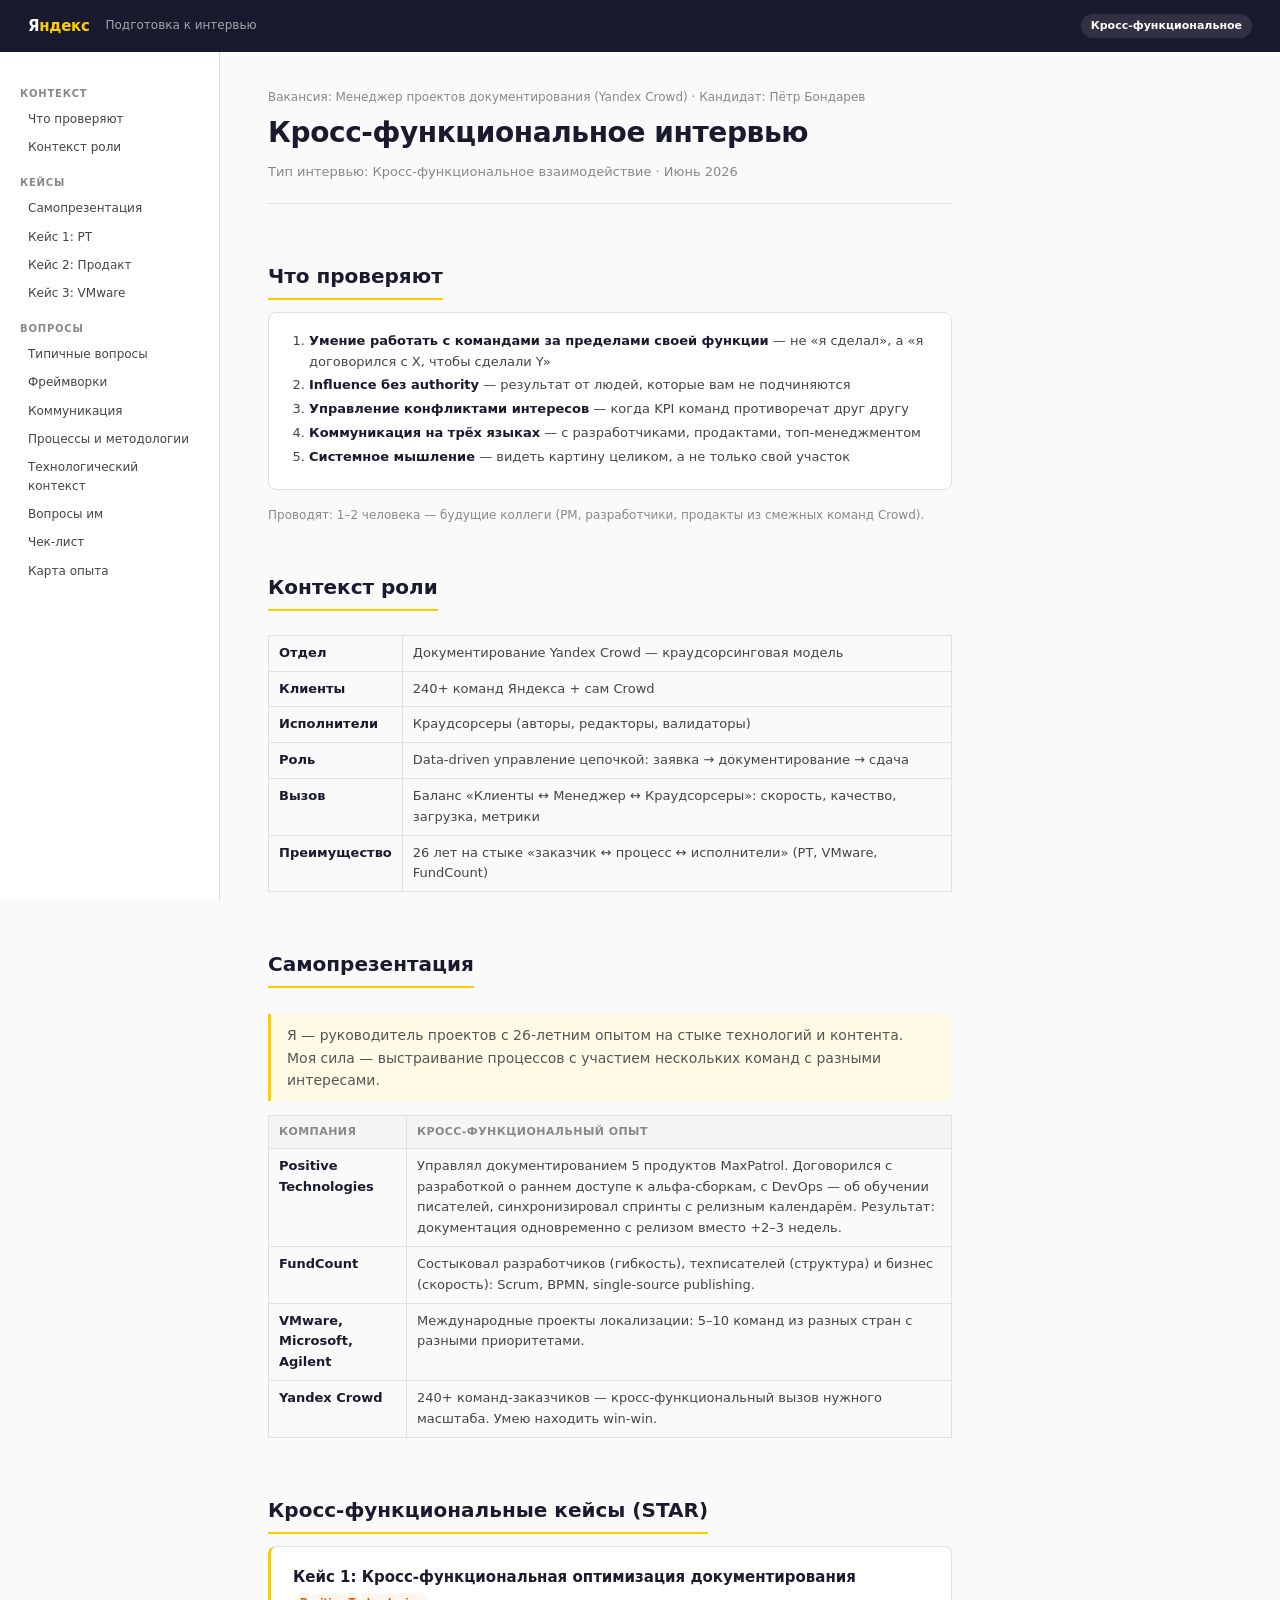
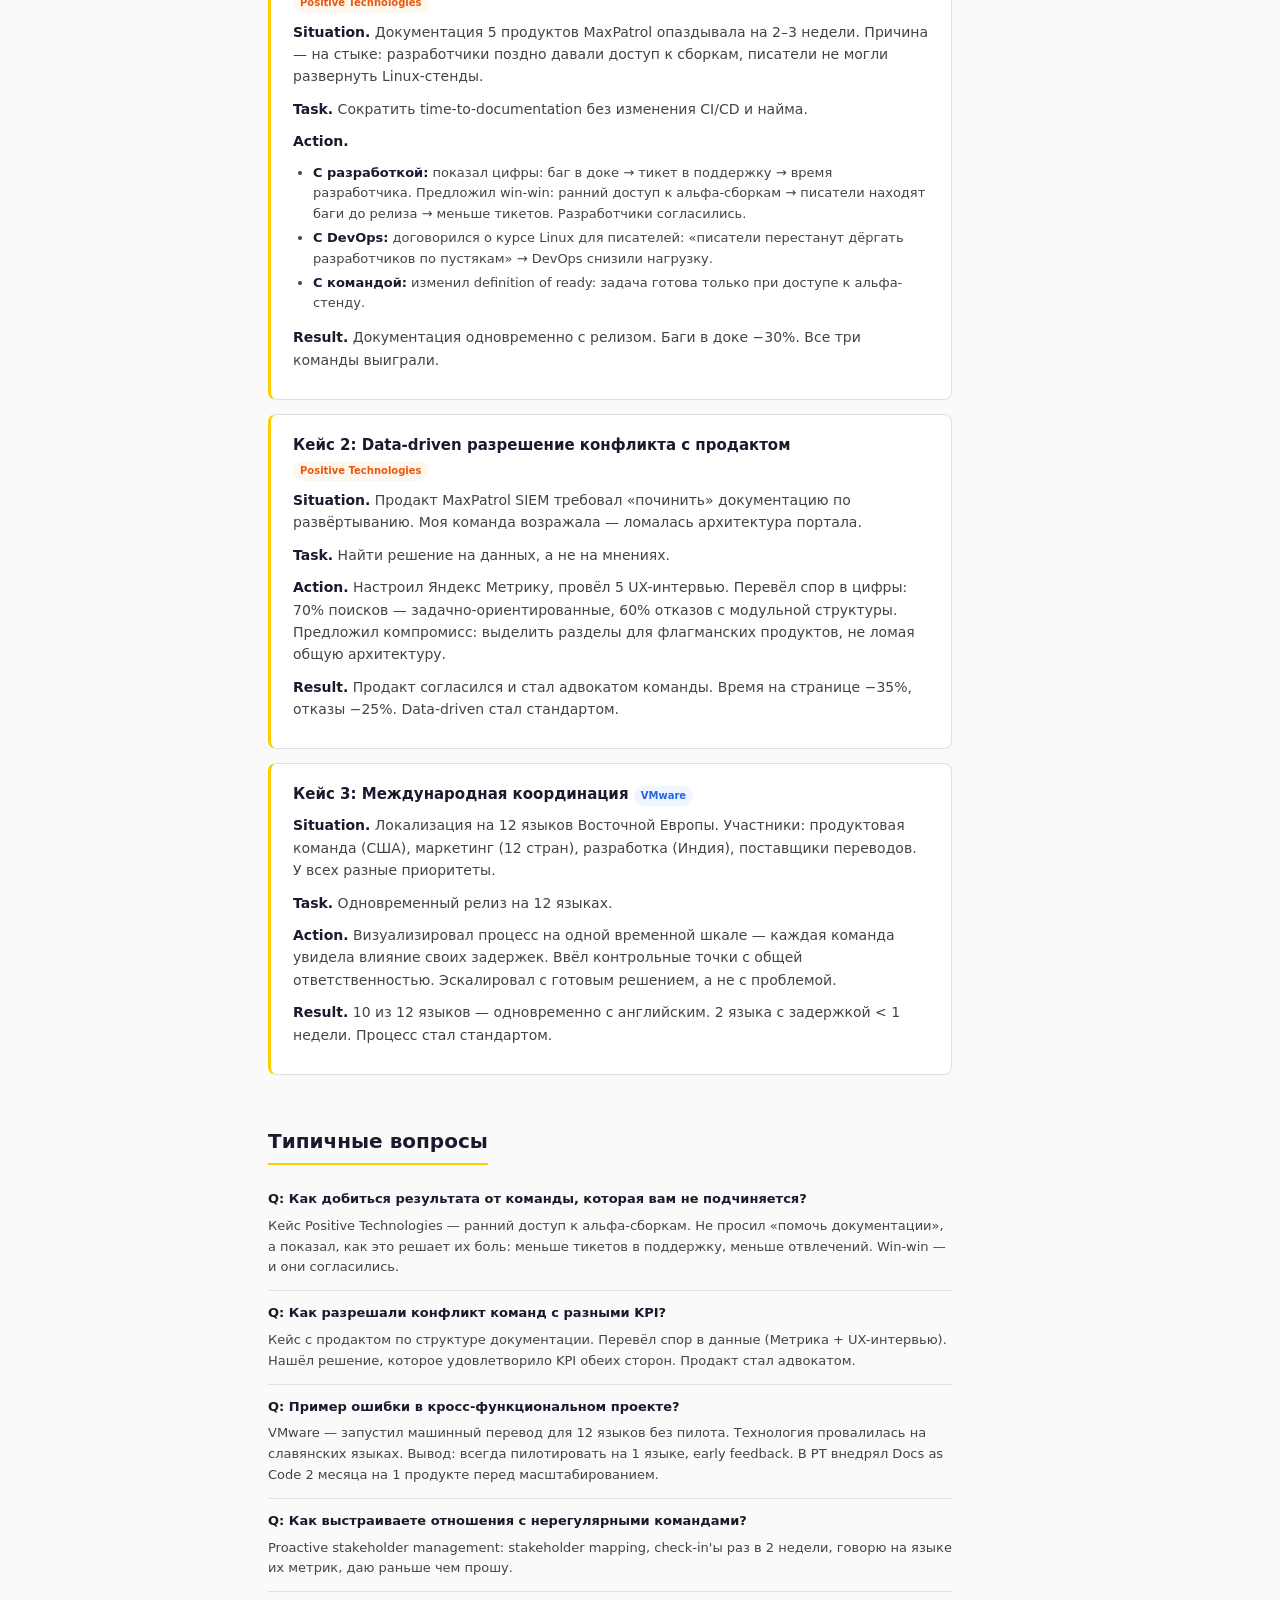
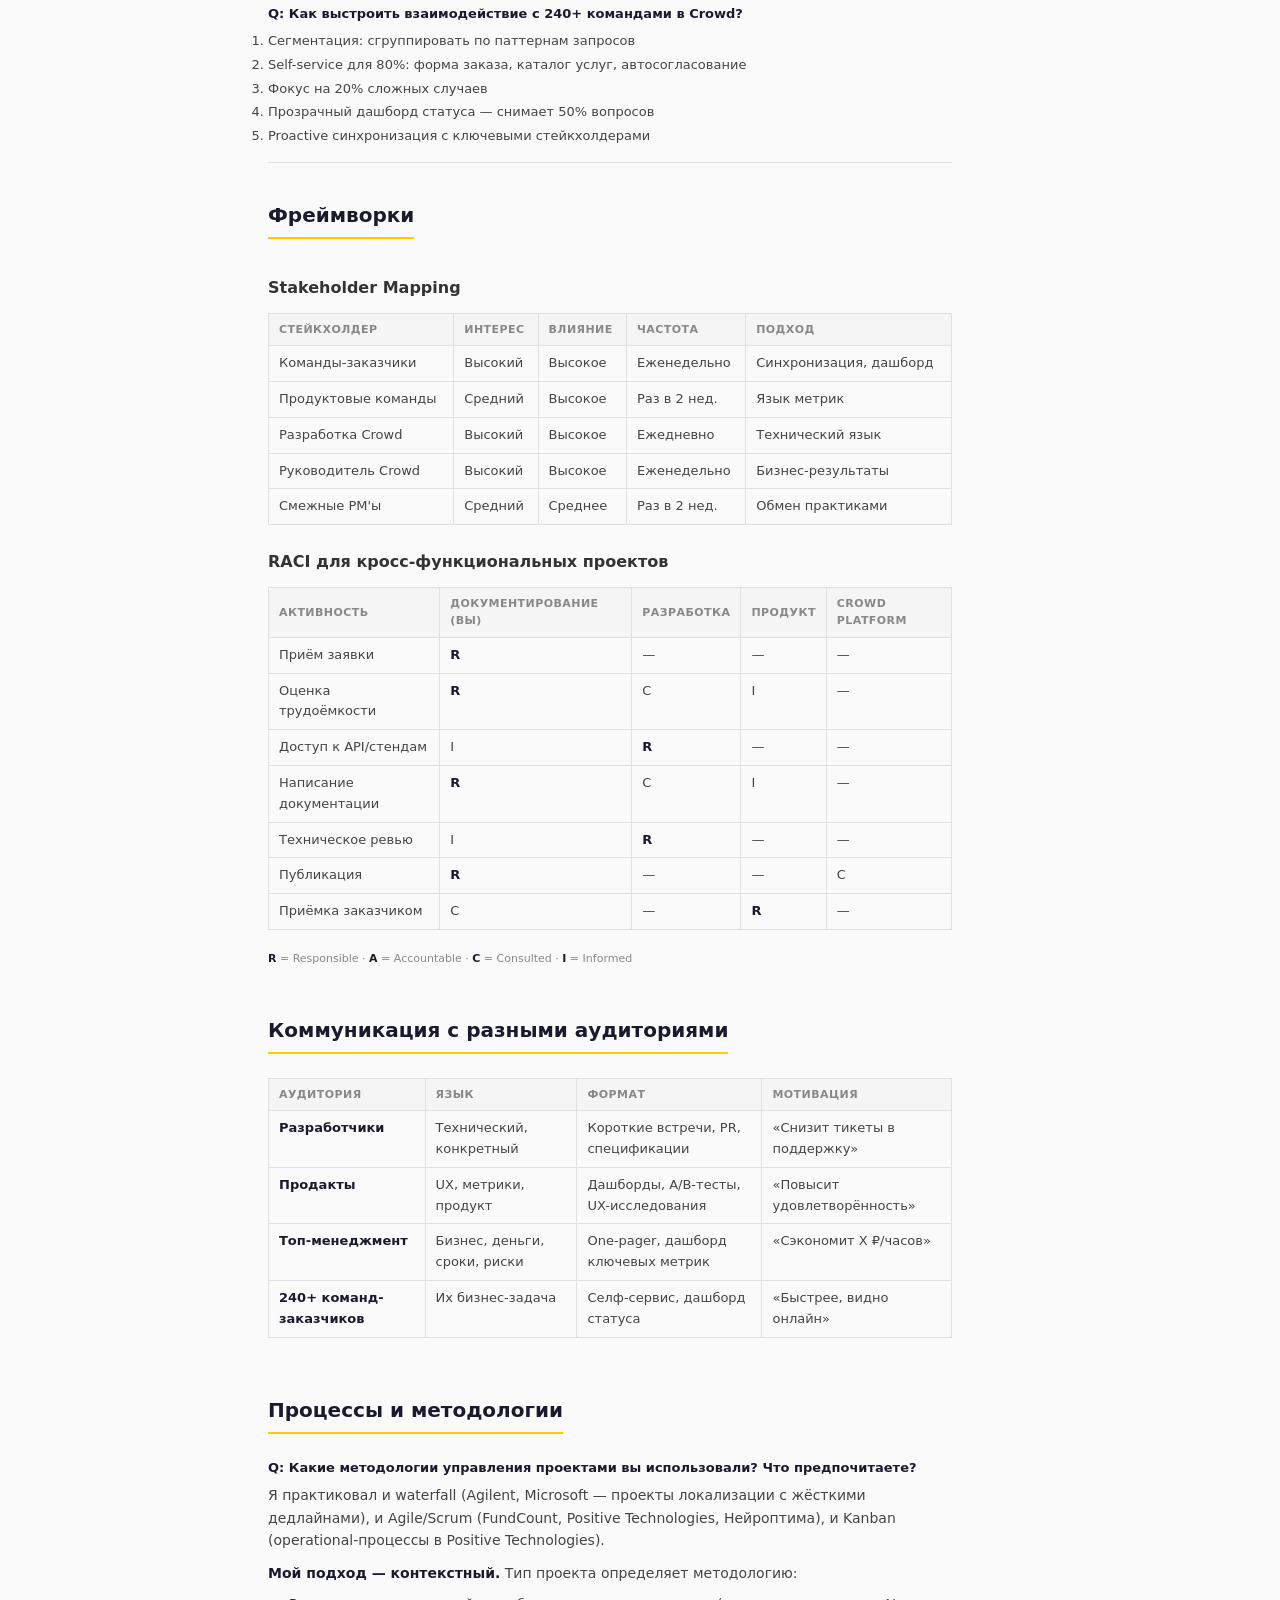
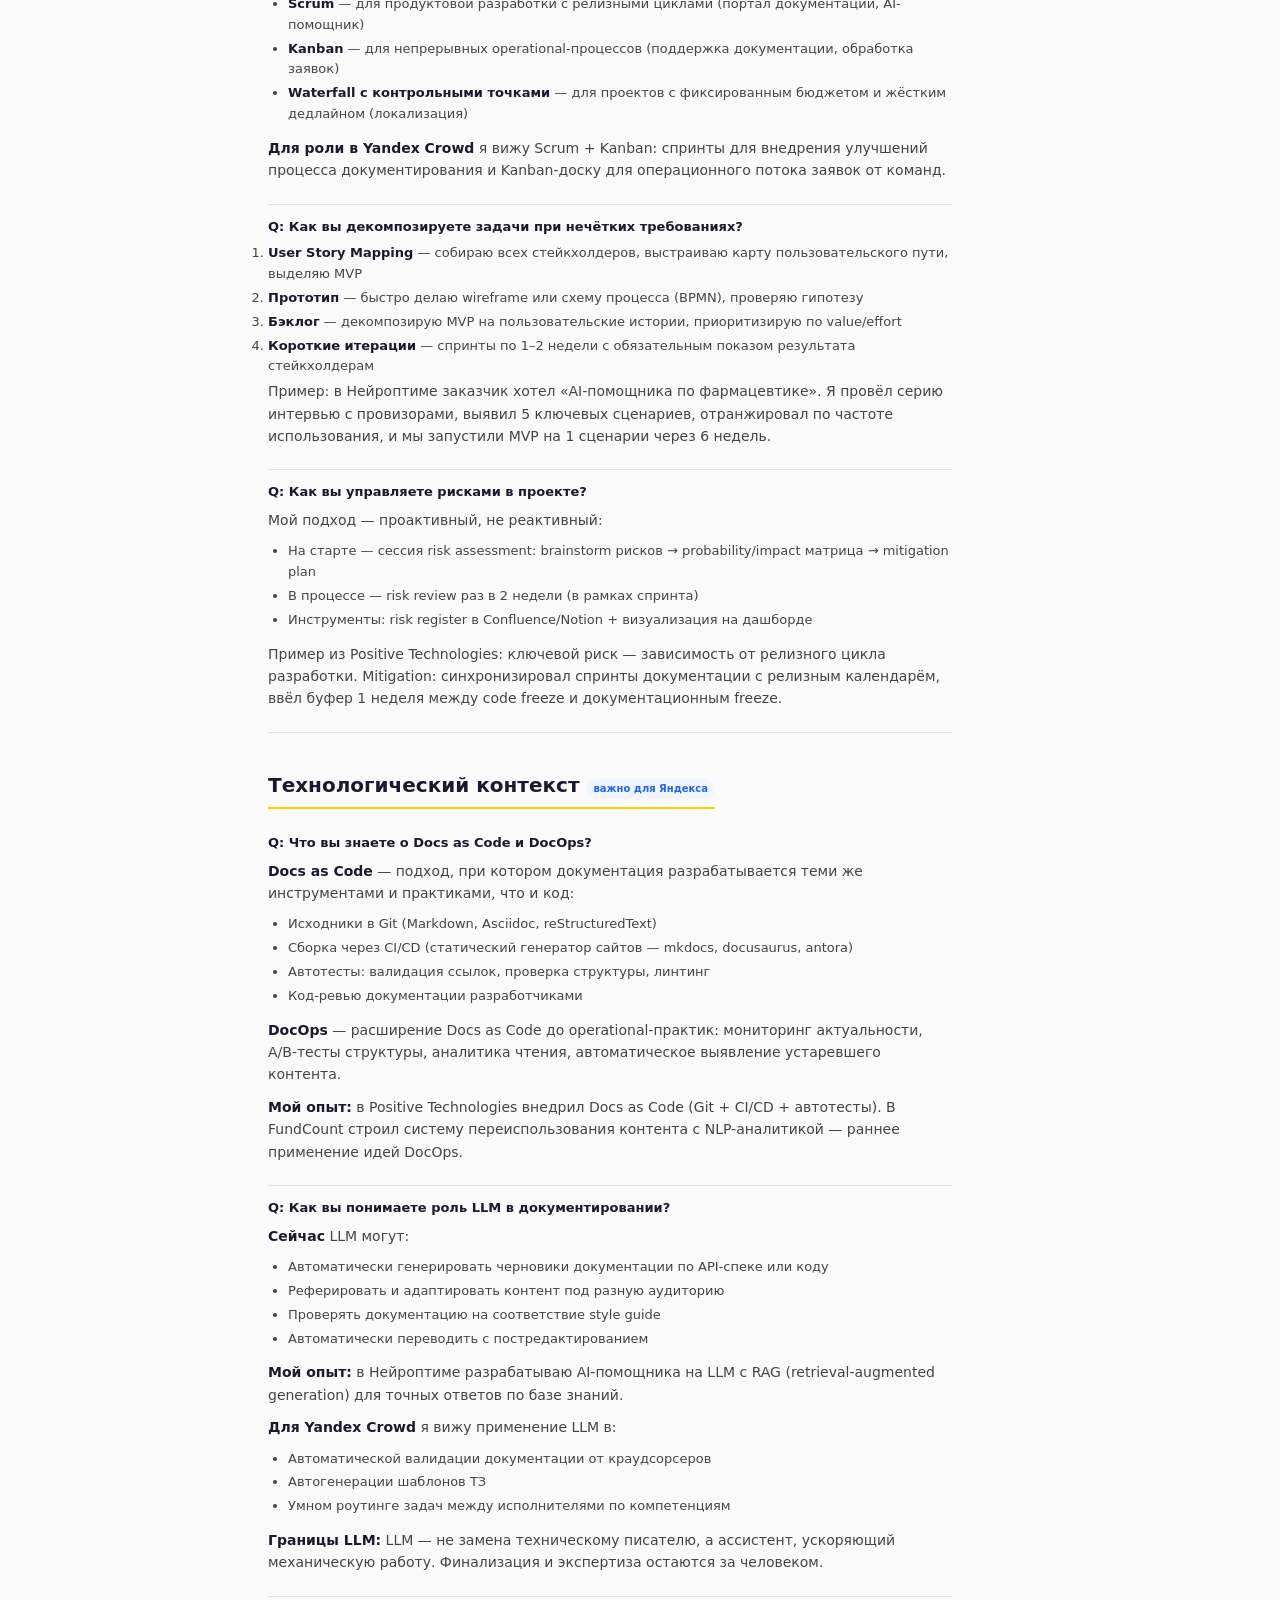
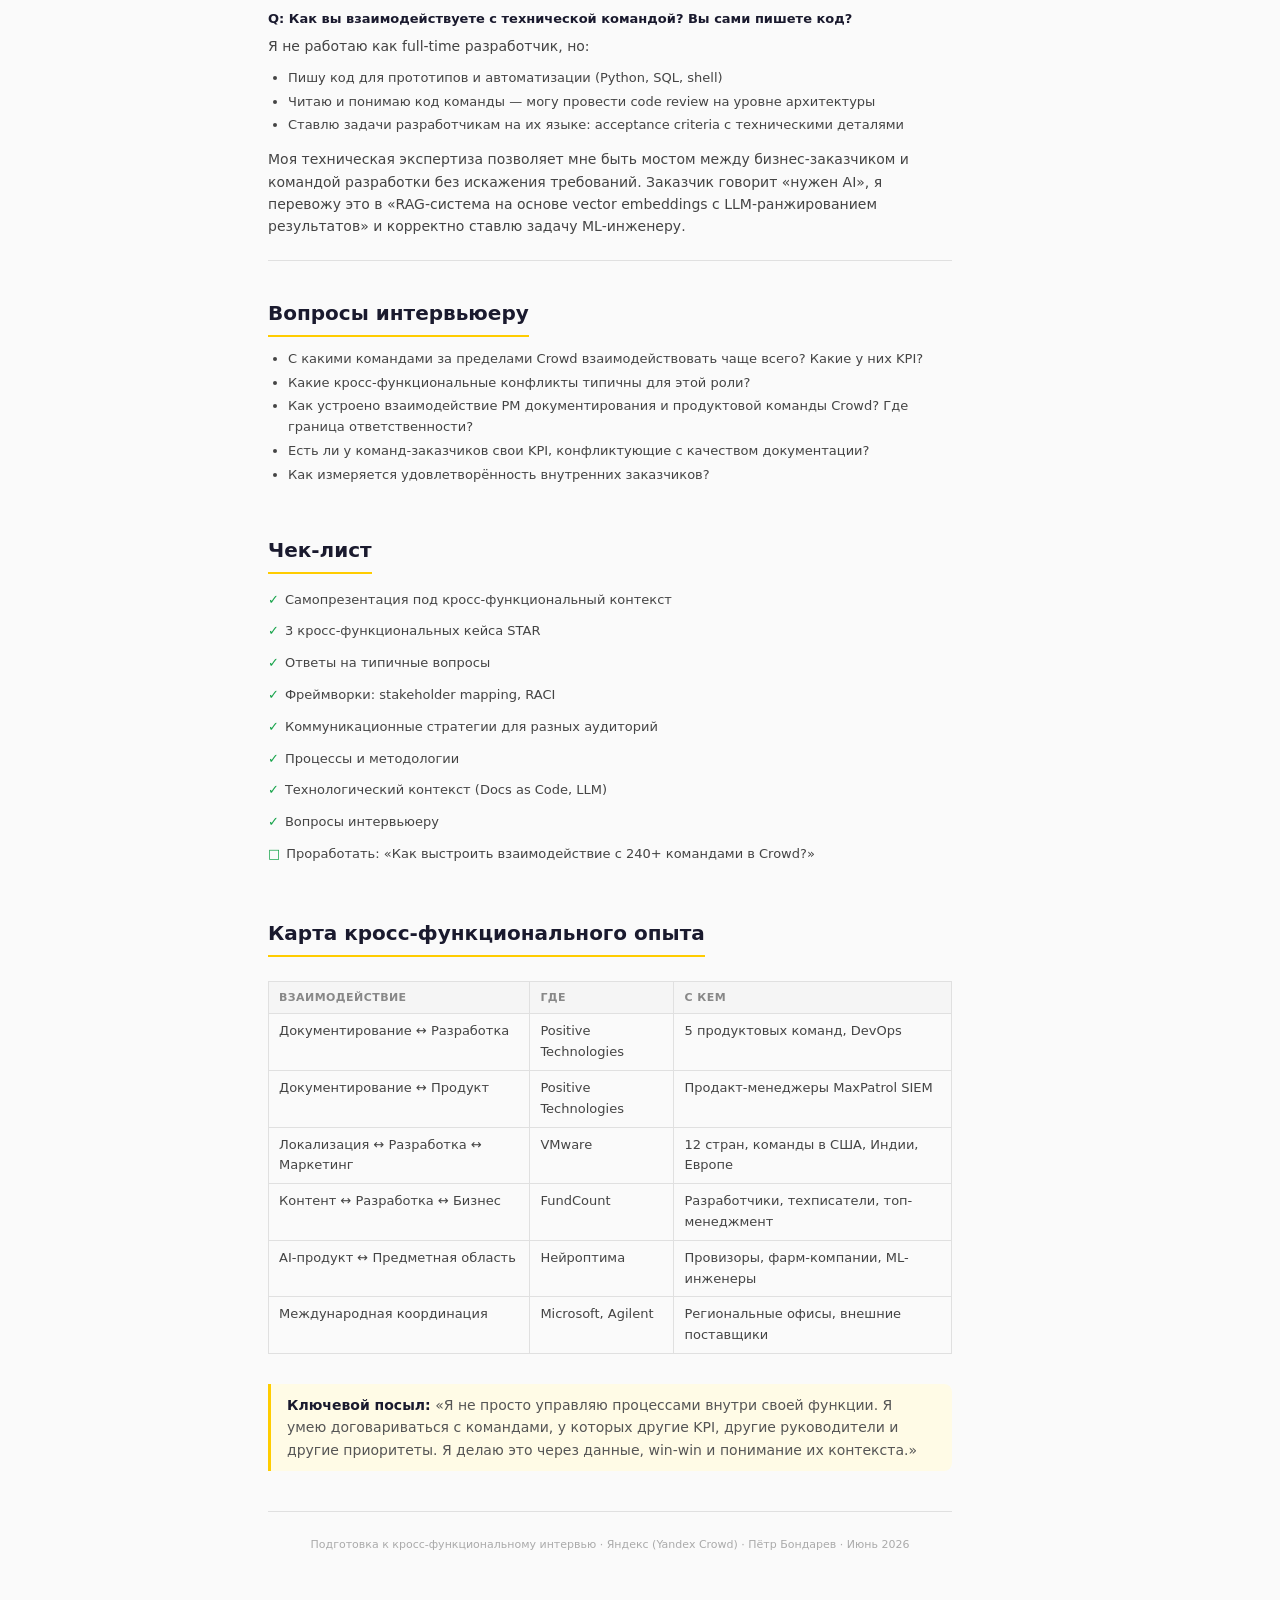
<file: test-jobs/yandex-opt-manager/cross-functional_interview.html>
<!DOCTYPE html>
<html lang="ru">
<head>
  <meta charset="UTF-8">
  <meta name="viewport" content="width=device-width, initial-scale=1.0">
  <title>Кросс-функциональное интервью — Яндекс</title>
  <style>
    *, *::before, *::after { box-sizing: border-box; margin: 0; padding: 0; }
    :root {
      --bg: #fafafa; --white: #fff; --dark: #1a1a2e;
      --text: #1a1a2e; --text-2: #444; --text-3: #888;
      --accent: #fc0; --accent-dark: #e6b800;
      --border: #e0e0e0; --radius: 8px;
      --green: #16a34a; --green-bg: #dcfce7;
      --blue: #2563eb; --blue-bg: #eff6ff;
      --orange: #ea580c; --orange-bg: #fff7ed;
    }
    html { font-size: 16px; scroll-behavior: smooth; }
    body { font-family: 'Segoe UI', system-ui, -apple-system, sans-serif; background: var(--bg); color: var(--text); line-height: 1.6; }

    .nav { position: fixed; top: 0; left: 0; right: 0; z-index: 100; height: 52px; background: var(--dark); color: #fff; display: flex; align-items: center; padding: 0 28px; gap: 16px; }
    .nav-logo { font-weight: 700; font-size: 15px; letter-spacing: -0.3px; text-decoration: none; color: #fff; }
    .nav-logo span { color: var(--accent); }
    .nav-title { font-size: 12px; opacity: 0.6; }
    .nav-spacer { flex: 1; }
    .nav-badge { font-size: 11px; font-weight: 600; padding: 3px 10px; background: rgba(255,255,255,.1); border-radius: 100px; }

    .layout { display: grid; grid-template-columns: 220px 1fr; min-height: 100vh; padding-top: 52px; }

    .sidebar { position: sticky; top: 52px; height: calc(100vh - 52px); overflow-y: auto; padding: 20px; background: var(--white); border-right: 1px solid var(--border); }
    .sidebar-group { font-size: 10px; font-weight: 700; text-transform: uppercase; letter-spacing: 0.08em; color: var(--text-3); margin: 14px 0 4px; }
    .sidebar-link { display: block; font-size: 12px; color: var(--text-2); text-decoration: none; padding: 4px 8px; border-radius: 4px; margin-bottom: 1px; }
    .sidebar-link:hover { background: #f5f5f5; color: var(--dark); }

    .content { padding: 36px 48px 80px; max-width: 780px; }

    h1 { font-size: 28px; font-weight: 700; letter-spacing: -0.4px; margin-bottom: 6px; }
    h2 { font-size: 20px; font-weight: 700; margin: 36px 0 12px; padding-bottom: 6px; border-bottom: 2px solid var(--accent); display: inline-block; }
    h3 { font-size: 16px; font-weight: 600; margin: 24px 0 8px; color: #333; }
    p { font-size: 14px; color: var(--text-2); margin-bottom: 10px; }
    strong { color: var(--text); }
    code { font-size: 12px; background: #f0f0f0; padding: 1px 5px; border-radius: 3px; }
    blockquote { border-left: 3px solid var(--accent); padding: 10px 16px; margin: 14px 0; background: #fffbe6; border-radius: 0 var(--radius) var(--radius) 0; font-size: 14px; color: #555; }

    table { width: 100%; border-collapse: collapse; margin: 12px 0 20px; font-size: 13px; }
    th { background: #f5f5f5; border: 1px solid var(--border); padding: 7px 10px; text-align: left; font-weight: 700; font-size: 11px; text-transform: uppercase; letter-spacing: 0.04em; color: var(--text-3); }
    td { border: 1px solid var(--border); padding: 7px 10px; color: var(--text-2); vertical-align: top; }

    .badge { display: inline-block; font-size: 10px; font-weight: 700; padding: 2px 7px; border-radius: 100px; }
    .badge-green { background: var(--green-bg); color: var(--green); }
    .badge-blue { background: var(--blue-bg); color: var(--blue); }
    .badge-orange { background: var(--orange-bg); color: var(--orange); }

    .card { background: var(--white); border: 1px solid var(--border); border-radius: var(--radius); padding: 18px 22px; margin-bottom: 16px; }
    .card-label { font-size: 10px; font-weight: 700; text-transform: uppercase; letter-spacing: 0.06em; color: var(--text-3); margin-bottom: 10px; }

    .case { background: var(--white); border: 1px solid var(--border); border-radius: var(--radius); padding: 18px 22px; margin-bottom: 14px; border-left: 3px solid var(--accent); }
    .case-title { font-weight: 700; font-size: 15px; margin-bottom: 8px; }

    .qa { padding: 12px 0; border-bottom: 1px solid var(--border); }
    .qa:last-child { border-bottom: none; }
    .qa-q { font-size: 13px; font-weight: 700; color: var(--text); margin-bottom: 6px; }
    .qa-a { font-size: 13px; color: var(--text-2); }

    .checklist { list-style: none; padding: 0; }
    .checklist li { font-size: 13px; padding: 4px 0; display: flex; gap: 6px; }
    .checklist li span { color: var(--green); font-weight: 700; }

    ul { padding-left: 20px; font-size: 13px; color: var(--text-2); margin-bottom: 12px; }
    li { margin-bottom: 3px; }

    .footer { text-align: center; padding: 24px; font-size: 11px; color: #aaa; border-top: 1px solid var(--border); margin-top: 40px; }

    @media (max-width: 860px) {
      .layout { grid-template-columns: 1fr; }
      .sidebar { display: none; }
      .content { padding: 24px 20px; }
    }
    [id] { scroll-margin-top: 60px; }
  </style>
</head>
<body>

<nav class="nav">
  <a href="index.html" class="nav-logo">Я<span>ндекс</span></a>
  <span class="nav-title">Подготовка к интервью</span>
  <div class="nav-spacer"></div>
  <span class="nav-badge">Кросс-функциональное</span>
</nav>

<div class="layout">

<aside class="sidebar">
  <div class="sidebar-group">Контекст</div>
  <a href="#about" class="sidebar-link">Что проверяют</a>
  <a href="#context" class="sidebar-link">Контекст роли</a>

  <div class="sidebar-group">Кейсы</div>
  <a href="#self-presentation" class="sidebar-link">Самопрезентация</a>
  <a href="#case1" class="sidebar-link">Кейс 1: PT</a>
  <a href="#case2" class="sidebar-link">Кейс 2: Продакт</a>
  <a href="#case3" class="sidebar-link">Кейс 3: VMware</a>

  <div class="sidebar-group">Вопросы</div>
  <a href="#typical-qa" class="sidebar-link">Типичные вопросы</a>
  <a href="#frameworks" class="sidebar-link">Фреймворки</a>
  <a href="#communication" class="sidebar-link">Коммуникация</a>
  <a href="#processes" class="sidebar-link">Процессы и методологии</a>
  <a href="#tech-context" class="sidebar-link">Технологический контекст</a>
  <a href="#questions-to-ask" class="sidebar-link">Вопросы им</a>
  <a href="#checklist-section" class="sidebar-link">Чек-лист</a>
  <a href="#experience-map" class="sidebar-link">Карта опыта</a>
</aside>

<main class="content">

<p style="font-size:12px;color:var(--text-3);margin-bottom:4px;">Вакансия: Менеджер проектов документирования (Yandex Crowd) · Кандидат: Пётр Бондарев</p>
<h1>Кросс-функциональное интервью</h1>
<p style="font-size:13px;color:var(--text-3);">Тип интервью: Кросс-функциональное взаимодействие · Июнь 2026</p>

<hr style="border:none;border-top:1px solid var(--border);margin:20px 0;">

<!-- Что проверяют -->
<h2 id="about">Что проверяют</h2>
<div class="card">
  <ol style="padding-left:18px;font-size:13px;color:var(--text-2);">
    <li><strong>Умение работать с командами за пределами своей функции</strong> — не «я сделал», а «я договорился с X, чтобы сделали Y»</li>
    <li><strong>Influence без authority</strong> — результат от людей, которые вам не подчиняются</li>
    <li><strong>Управление конфликтами интересов</strong> — когда KPI команд противоречат друг другу</li>
    <li><strong>Коммуникация на трёх языках</strong> — с разработчиками, продактами, топ-менеджментом</li>
    <li><strong>Системное мышление</strong> — видеть картину целиком, а не только свой участок</li>
  </ol>
</div>
<p style="font-size:12px;color:var(--text-3);">Проводят: 1–2 человека — будущие коллеги (PM, разработчики, продакты из смежных команд Crowd).</p>

<!-- Контекст роли -->
<h2 id="context">Контекст роли</h2>
<table>
  <tr><td><strong>Отдел</strong></td><td>Документирование Yandex Crowd — краудсорсинговая модель</td></tr>
  <tr><td><strong>Клиенты</strong></td><td>240+ команд Яндекса + сам Crowd</td></tr>
  <tr><td><strong>Исполнители</strong></td><td>Краудсорсеры (авторы, редакторы, валидаторы)</td></tr>
  <tr><td><strong>Роль</strong></td><td>Data-driven управление цепочкой: заявка → документирование → сдача</td></tr>
  <tr><td><strong>Вызов</strong></td><td>Баланс «Клиенты ↔ Менеджер ↔ Краудсорсеры»: скорость, качество, загрузка, метрики</td></tr>
  <tr><td><strong>Преимущество</strong></td><td>26 лет на стыке «заказчик ↔ процесс ↔ исполнители» (PT, VMware, FundCount)</td></tr>
</table>

<!-- Блок 1: Самопрезентация -->
<h2 id="self-presentation">Самопрезентация</h2>
<blockquote>
  Я — руководитель проектов с 26-летним опытом на стыке технологий и контента. Моя сила — выстраивание процессов с участием нескольких команд с разными интересами.
</blockquote>

<table>
  <tr><th>Компания</th><th>Кросс-функциональный опыт</th></tr>
  <tr><td><strong>Positive Technologies</strong></td><td>Управлял документированием 5 продуктов MaxPatrol. Договорился с разработкой о раннем доступе к альфа-сборкам, с DevOps — об обучении писателей, синхронизировал спринты с релизным календарём. Результат: документация одновременно с релизом вместо +2–3 недель.</td></tr>
  <tr><td><strong>FundCount</strong></td><td>Состыковал разработчиков (гибкость), техписателей (структура) и бизнес (скорость): Scrum, BPMN, single-source publishing.</td></tr>
  <tr><td><strong>VMware, Microsoft, Agilent</strong></td><td>Международные проекты локализации: 5–10 команд из разных стран с разными приоритетами.</td></tr>
  <tr><td><strong>Yandex Crowd</strong></td><td>240+ команд-заказчиков — кросс-функциональный вызов нужного масштаба. Умею находить win-win.</td></tr>
</table>

<!-- Блок 2: Кейсы STAR -->
<h2>Кросс-функциональные кейсы (STAR)</h2>

<div class="case" id="case1">
  <div class="case-title">Кейс 1: Кросс-функциональная оптимизация документирования <span class="badge badge-orange">Positive Technologies</span></div>
  <p><strong>Situation.</strong> Документация 5 продуктов MaxPatrol опаздывала на 2–3 недели. Причина — на стыке: разработчики поздно давали доступ к сборкам, писатели не могли развернуть Linux-стенды.</p>
  <p><strong>Task.</strong> Сократить time-to-documentation без изменения CI/CD и найма.</p>
  <p><strong>Action.</strong></p>
  <ul>
    <li><strong>С разработкой:</strong> показал цифры: баг в доке → тикет в поддержку → время разработчика. Предложил win-win: ранний доступ к альфа-сборкам → писатели находят баги до релиза → меньше тикетов. Разработчики согласились.</li>
    <li><strong>С DevOps:</strong> договорился о курсе Linux для писателей: «писатели перестанут дёргать разработчиков по пустякам» → DevOps снизили нагрузку.</li>
    <li><strong>С командой:</strong> изменил definition of ready: задача готова только при доступе к альфа-стенду.</li>
  </ul>
  <p><strong>Result.</strong> Документация одновременно с релизом. Баги в доке −30%. Все три команды выиграли.</p>
</div>

<div class="case" id="case2">
  <div class="case-title">Кейс 2: Data-driven разрешение конфликта с продактом <span class="badge badge-orange">Positive Technologies</span></div>
  <p><strong>Situation.</strong> Продакт MaxPatrol SIEM требовал «починить» документацию по развёртыванию. Моя команда возражала — ломалась архитектура портала.</p>
  <p><strong>Task.</strong> Найти решение на данных, а не на мнениях.</p>
  <p><strong>Action.</strong> Настроил Яндекс Метрику, провёл 5 UX-интервью. Перевёл спор в цифры: 70% поисков — задачно-ориентированные, 60% отказов с модульной структуры. Предложил компромисс: выделить разделы для флагманских продуктов, не ломая общую архитектуру.</p>
  <p><strong>Result.</strong> Продакт согласился и стал адвокатом команды. Время на странице −35%, отказы −25%. Data-driven стал стандартом.</p>
</div>

<div class="case" id="case3">
  <div class="case-title">Кейс 3: Международная координация <span class="badge badge-blue">VMware</span></div>
  <p><strong>Situation.</strong> Локализация на 12 языков Восточной Европы. Участники: продуктовая команда (США), маркетинг (12 стран), разработка (Индия), поставщики переводов. У всех разные приоритеты.</p>
  <p><strong>Task.</strong> Одновременный релиз на 12 языках.</p>
  <p><strong>Action.</strong> Визуализировал процесс на одной временной шкале — каждая команда увидела влияние своих задержек. Ввёл контрольные точки с общей ответственностью. Эскалировал с готовым решением, а не с проблемой.</p>
  <p><strong>Result.</strong> 10 из 12 языков — одновременно с английским. 2 языка с задержкой < 1 недели. Процесс стал стандартом.</p>
</div>

<!-- Блок 3: Типичные вопросы -->
<h2 id="typical-qa">Типичные вопросы</h2>

<div class="qa" id="qa1">
  <div class="qa-q">Q: Как добиться результата от команды, которая вам не подчиняется?</div>
  <div class="qa-a">Кейс Positive Technologies — ранний доступ к альфа-сборкам. Не просил «помочь документации», а показал, как это решает их боль: меньше тикетов в поддержку, меньше отвлечений. Win-win — и они согласились.</div>
</div>

<div class="qa" id="qa2">
  <div class="qa-q">Q: Как разрешали конфликт команд с разными KPI?</div>
  <div class="qa-a">Кейс с продактом по структуре документации. Перевёл спор в данные (Метрика + UX-интервью). Нашёл решение, которое удовлетворило KPI обеих сторон. Продакт стал адвокатом.</div>
</div>

<div class="qa" id="qa3">
  <div class="qa-q">Q: Пример ошибки в кросс-функциональном проекте?</div>
  <div class="qa-a">VMware — запустил машинный перевод для 12 языков без пилота. Технология провалилась на славянских языках. Вывод: всегда пилотировать на 1 языке, early feedback. В PT внедрял Docs as Code 2 месяца на 1 продукте перед масштабированием.</div>
</div>

<div class="qa" id="qa4">
  <div class="qa-q">Q: Как выстраиваете отношения с нерегулярными командами?</div>
  <div class="qa-a">Proactive stakeholder management: stakeholder mapping, check-in'ы раз в 2 недели, говорю на языке их метрик, даю раньше чем прошу.</div>
</div>

<div class="qa" id="qa5">
  <div class="qa-q">Q: Как выстроить взаимодействие с 240+ командами в Crowd?</div>
  <div class="qa-a">
    <ol style="margin-top:4px;">
      <li>Сегментация: сгруппировать по паттернам запросов</li>
      <li>Self-service для 80%: форма заказа, каталог услуг, автосогласование</li>
      <li>Фокус на 20% сложных случаев</li>
      <li>Прозрачный дашборд статуса — снимает 50% вопросов</li>
      <li>Proactive синхронизация с ключевыми стейкхолдерами</li>
    </ol>
  </div>
</div>

<!-- Блок 4: Фреймворки -->
<h2 id="frameworks">Фреймворки</h2>

<h3>Stakeholder Mapping</h3>
<table>
  <tr><th>Стейкхолдер</th><th>Интерес</th><th>Влияние</th><th>Частота</th><th>Подход</th></tr>
  <tr><td>Команды-заказчики</td><td>Высокий</td><td>Высокое</td><td>Еженедельно</td><td>Синхронизация, дашборд</td></tr>
  <tr><td>Продуктовые команды</td><td>Средний</td><td>Высокое</td><td>Раз в 2 нед.</td><td>Язык метрик</td></tr>
  <tr><td>Разработка Crowd</td><td>Высокий</td><td>Высокое</td><td>Ежедневно</td><td>Технический язык</td></tr>
  <tr><td>Руководитель Crowd</td><td>Высокий</td><td>Высокое</td><td>Еженедельно</td><td>Бизнес-результаты</td></tr>
  <tr><td>Смежные PM'ы</td><td>Средний</td><td>Среднее</td><td>Раз в 2 нед.</td><td>Обмен практиками</td></tr>
</table>

<h3>RACI для кросс-функциональных проектов</h3>
<table>
  <tr><th>Активность</th><th>Документирование (вы)</th><th>Разработка</th><th>Продукт</th><th>Crowd Platform</th></tr>
  <tr><td>Приём заявки</td><td><strong>R</strong></td><td>—</td><td>—</td><td>—</td></tr>
  <tr><td>Оценка трудоёмкости</td><td><strong>R</strong></td><td>C</td><td>I</td><td>—</td></tr>
  <tr><td>Доступ к API/стендам</td><td>I</td><td><strong>R</strong></td><td>—</td><td>—</td></tr>
  <tr><td>Написание документации</td><td><strong>R</strong></td><td>C</td><td>I</td><td>—</td></tr>
  <tr><td>Техническое ревью</td><td>I</td><td><strong>R</strong></td><td>—</td><td>—</td></tr>
  <tr><td>Публикация</td><td><strong>R</strong></td><td>—</td><td>—</td><td>C</td></tr>
  <tr><td>Приёмка заказчиком</td><td>C</td><td>—</td><td><strong>R</strong></td><td>—</td></tr>
</table>
<p style="font-size:11px;color:var(--text-3);"><strong>R</strong> = Responsible · <strong>A</strong> = Accountable · <strong>C</strong> = Consulted · <strong>I</strong> = Informed</p>

<!-- Блок 5: Коммуникационные стратегии -->
<h2 id="communication">Коммуникация с разными аудиториями</h2>
<table>
  <tr><th>Аудитория</th><th>Язык</th><th>Формат</th><th>Мотивация</th></tr>
  <tr><td><strong>Разработчики</strong></td><td>Технический, конкретный</td><td>Короткие встречи, PR, спецификации</td><td>«Снизит тикеты в поддержку»</td></tr>
  <tr><td><strong>Продакты</strong></td><td>UX, метрики, продукт</td><td>Дашборды, A/B-тесты, UX-исследования</td><td>«Повысит удовлетворённость»</td></tr>
  <tr><td><strong>Топ-менеджмент</strong></td><td>Бизнес, деньги, сроки, риски</td><td>One-pager, дашборд ключевых метрик</td><td>«Сэкономит X ₽/часов»</td></tr>
  <tr><td><strong>240+ команд-заказчиков</strong></td><td>Их бизнес-задача</td><td>Селф-сервис, дашборд статуса</td><td>«Быстрее, видно онлайн»</td></tr>
</table>

<!-- Блок 6: Процессы и методологии -->
<h2 id="processes">Процессы и методологии</h2>

<div class="qa">
  <div class="qa-q">Q: Какие методологии управления проектами вы использовали? Что предпочитаете?</div>
  <div class="qa-a">
    <p>Я практиковал и waterfall (Agilent, Microsoft — проекты локализации с жёсткими дедлайнами), и Agile/Scrum (FundCount, Positive Technologies, Нейроптима), и Kanban (operational-процессы в Positive Technologies).</p>
    <p><strong>Мой подход — контекстный.</strong> Тип проекта определяет методологию:</p>
    <ul>
      <li><strong>Scrum</strong> — для продуктовой разработки с релизными циклами (портал документации, AI-помощник)</li>
      <li><strong>Kanban</strong> — для непрерывных operational-процессов (поддержка документации, обработка заявок)</li>
      <li><strong>Waterfall с контрольными точками</strong> — для проектов с фиксированным бюджетом и жёстким дедлайном (локализация)</li>
    </ul>
    <p><strong>Для роли в Yandex Crowd</strong> я вижу Scrum + Kanban: спринты для внедрения улучшений процесса документирования и Kanban-доску для операционного потока заявок от команд.</p>
  </div>
</div>

<div class="qa">
  <div class="qa-q">Q: Как вы декомпозируете задачи при нечётких требованиях?</div>
  <div class="qa-a">
    <ol style="margin-top:4px;">
      <li><strong>User Story Mapping</strong> — собираю всех стейкхолдеров, выстраиваю карту пользовательского пути, выделяю MVP</li>
      <li><strong>Прототип</strong> — быстро делаю wireframe или схему процесса (BPMN), проверяю гипотезу</li>
      <li><strong>Бэклог</strong> — декомпозирую MVP на пользовательские истории, приоритизирую по value/effort</li>
      <li><strong>Короткие итерации</strong> — спринты по 1–2 недели с обязательным показом результата стейкхолдерам</li>
    </ol>
    <p>Пример: в Нейроптиме заказчик хотел «AI-помощника по фармацевтике». Я провёл серию интервью с провизорами, выявил 5 ключевых сценариев, отранжировал по частоте использования, и мы запустили MVP на 1 сценарии через 6 недель.</p>
  </div>
</div>

<div class="qa">
  <div class="qa-q">Q: Как вы управляете рисками в проекте?</div>
  <div class="qa-a">
    <p>Мой подход — проактивный, не реактивный:</p>
    <ul>
      <li>На старте — сессия risk assessment: brainstorm рисков → probability/impact матрица → mitigation plan</li>
      <li>В процессе — risk review раз в 2 недели (в рамках спринта)</li>
      <li>Инструменты: risk register в Confluence/Notion + визуализация на дашборде</li>
    </ul>
    <p>Пример из Positive Technologies: ключевой риск — зависимость от релизного цикла разработки. Mitigation: синхронизировал спринты документации с релизным календарём, ввёл буфер 1 неделя между code freeze и документационным freeze.</p>
  </div>
</div>

<!-- Блок 7: Технологический контекст -->
<h2 id="tech-context">Технологический контекст <span class="badge badge-blue">важно для Яндекса</span></h2>

<div class="qa">
  <div class="qa-q">Q: Что вы знаете о Docs as Code и DocOps?</div>
  <div class="qa-a">
    <p><strong>Docs as Code</strong> — подход, при котором документация разрабатывается теми же инструментами и практиками, что и код:</p>
    <ul>
      <li>Исходники в Git (Markdown, Asciidoc, reStructuredText)</li>
      <li>Сборка через CI/CD (статический генератор сайтов — mkdocs, docusaurus, antora)</li>
      <li>Автотесты: валидация ссылок, проверка структуры, линтинг</li>
      <li>Код-ревью документации разработчиками</li>
    </ul>
    <p><strong>DocOps</strong> — расширение Docs as Code до operational-практик: мониторинг актуальности, A/B-тесты структуры, аналитика чтения, автоматическое выявление устаревшего контента.</p>
    <p><strong>Мой опыт:</strong> в Positive Technologies внедрил Docs as Code (Git + CI/CD + автотесты). В FundCount строил систему переиспользования контента с NLP-аналитикой — раннее применение идей DocOps.</p>
  </div>
</div>

<div class="qa">
  <div class="qa-q">Q: Как вы понимаете роль LLM в документировании?</div>
  <div class="qa-a">
    <p><strong>Сейчас</strong> LLM могут:</p>
    <ul>
      <li>Автоматически генерировать черновики документации по API-спеке или коду</li>
      <li>Реферировать и адаптировать контент под разную аудиторию</li>
      <li>Проверять документацию на соответствие style guide</li>
      <li>Автоматически переводить с постредактированием</li>
    </ul>
    <p><strong>Мой опыт:</strong> в Нейроптиме разрабатываю AI-помощника на LLM с RAG (retrieval-augmented generation) для точных ответов по базе знаний.</p>
    <p><strong>Для Yandex Crowd</strong> я вижу применение LLM в:</p>
    <ul>
      <li>Автоматической валидации документации от краудсорсеров</li>
      <li>Автогенерации шаблонов ТЗ</li>
      <li>Умном роутинге задач между исполнителями по компетенциям</li>
    </ul>
    <p><strong>Границы LLM:</strong> LLM — не замена техническому писателю, а ассистент, ускоряющий механическую работу. Финализация и экспертиза остаются за человеком.</p>
  </div>
</div>

<div class="qa">
  <div class="qa-q">Q: Как вы взаимодействуете с технической командой? Вы сами пишете код?</div>
  <div class="qa-a">
    <p>Я не работаю как full-time разработчик, но:</p>
    <ul>
      <li>Пишу код для прототипов и автоматизации (Python, SQL, shell)</li>
      <li>Читаю и понимаю код команды — могу провести code review на уровне архитектуры</li>
      <li>Ставлю задачи разработчикам на их языке: acceptance criteria с техническими деталями</li>
    </ul>
    <p>Моя техническая экспертиза позволяет мне быть мостом между бизнес-заказчиком и командой разработки без искажения требований. Заказчик говорит «нужен AI», я перевожу это в «RAG-система на основе vector embeddings с LLM-ранжированием результатов» и корректно ставлю задачу ML-инженеру.</p>
  </div>
</div>

<!-- Блок 8: Вопросы интервьюеру -->
<h2 id="questions-to-ask">Вопросы интервьюеру</h2>
<ul>
  <li>С какими командами за пределами Crowd взаимодействовать чаще всего? Какие у них KPI?</li>
  <li>Какие кросс-функциональные конфликты типичны для этой роли?</li>
  <li>Как устроено взаимодействие PM документирования и продуктовой команды Crowd? Где граница ответственности?</li>
  <li>Есть ли у команд-заказчиков свои KPI, конфликтующие с качеством документации?</li>
  <li>Как измеряется удовлетворённость внутренних заказчиков?</li>
</ul>

<!-- Блок 9: Чек-лист -->
<h2 id="checklist-section">Чек-лист</h2>
<ul class="checklist">
  <li><span>✓</span> Самопрезентация под кросс-функциональный контекст</li>
  <li><span>✓</span> 3 кросс-функциональных кейса STAR</li>
  <li><span>✓</span> Ответы на типичные вопросы</li>
  <li><span>✓</span> Фреймворки: stakeholder mapping, RACI</li>
  <li><span>✓</span> Коммуникационные стратегии для разных аудиторий</li>
  <li><span>✓</span> Процессы и методологии</li>
  <li><span>✓</span> Технологический контекст (Docs as Code, LLM)</li>
  <li><span>✓</span> Вопросы интервьюеру</li>
  <li><span>□</span> Проработать: «Как выстроить взаимодействие с 240+ командами в Crowd?»</li>
</ul>

<!-- Приложение: Карта опыта -->
<h2 id="experience-map">Карта кросс-функционального опыта</h2>
<table>
  <tr><th>Взаимодействие</th><th>Где</th><th>С кем</th></tr>
  <tr><td>Документирование ↔ Разработка</td><td>Positive Technologies</td><td>5 продуктовых команд, DevOps</td></tr>
  <tr><td>Документирование ↔ Продукт</td><td>Positive Technologies</td><td>Продакт-менеджеры MaxPatrol SIEM</td></tr>
  <tr><td>Локализация ↔ Разработка ↔ Маркетинг</td><td>VMware</td><td>12 стран, команды в США, Индии, Европе</td></tr>
  <tr><td>Контент ↔ Разработка ↔ Бизнес</td><td>FundCount</td><td>Разработчики, техписатели, топ-менеджмент</td></tr>
  <tr><td>AI-продукт ↔ Предметная область</td><td>Нейроптима</td><td>Провизоры, фарм-компании, ML-инженеры</td></tr>
  <tr><td>Международная координация</td><td>Microsoft, Agilent</td><td>Региональные офисы, внешние поставщики</td></tr>
</table>

<blockquote style="margin-top: 30px;">
  <strong>Ключевой посыл:</strong> «Я не просто управляю процессами внутри своей функции. Я умею договариваться с командами, у которых другие KPI, другие руководители и другие приоритеты. Я делаю это через данные, win-win и понимание их контекста.»
</blockquote>

<div class="footer">
  Подготовка к кросс-функциональному интервью · Яндекс (Yandex Crowd) · Пётр Бондарев · Июнь 2026
</div>

</main>
</div>

</body>
</html>
</file>
